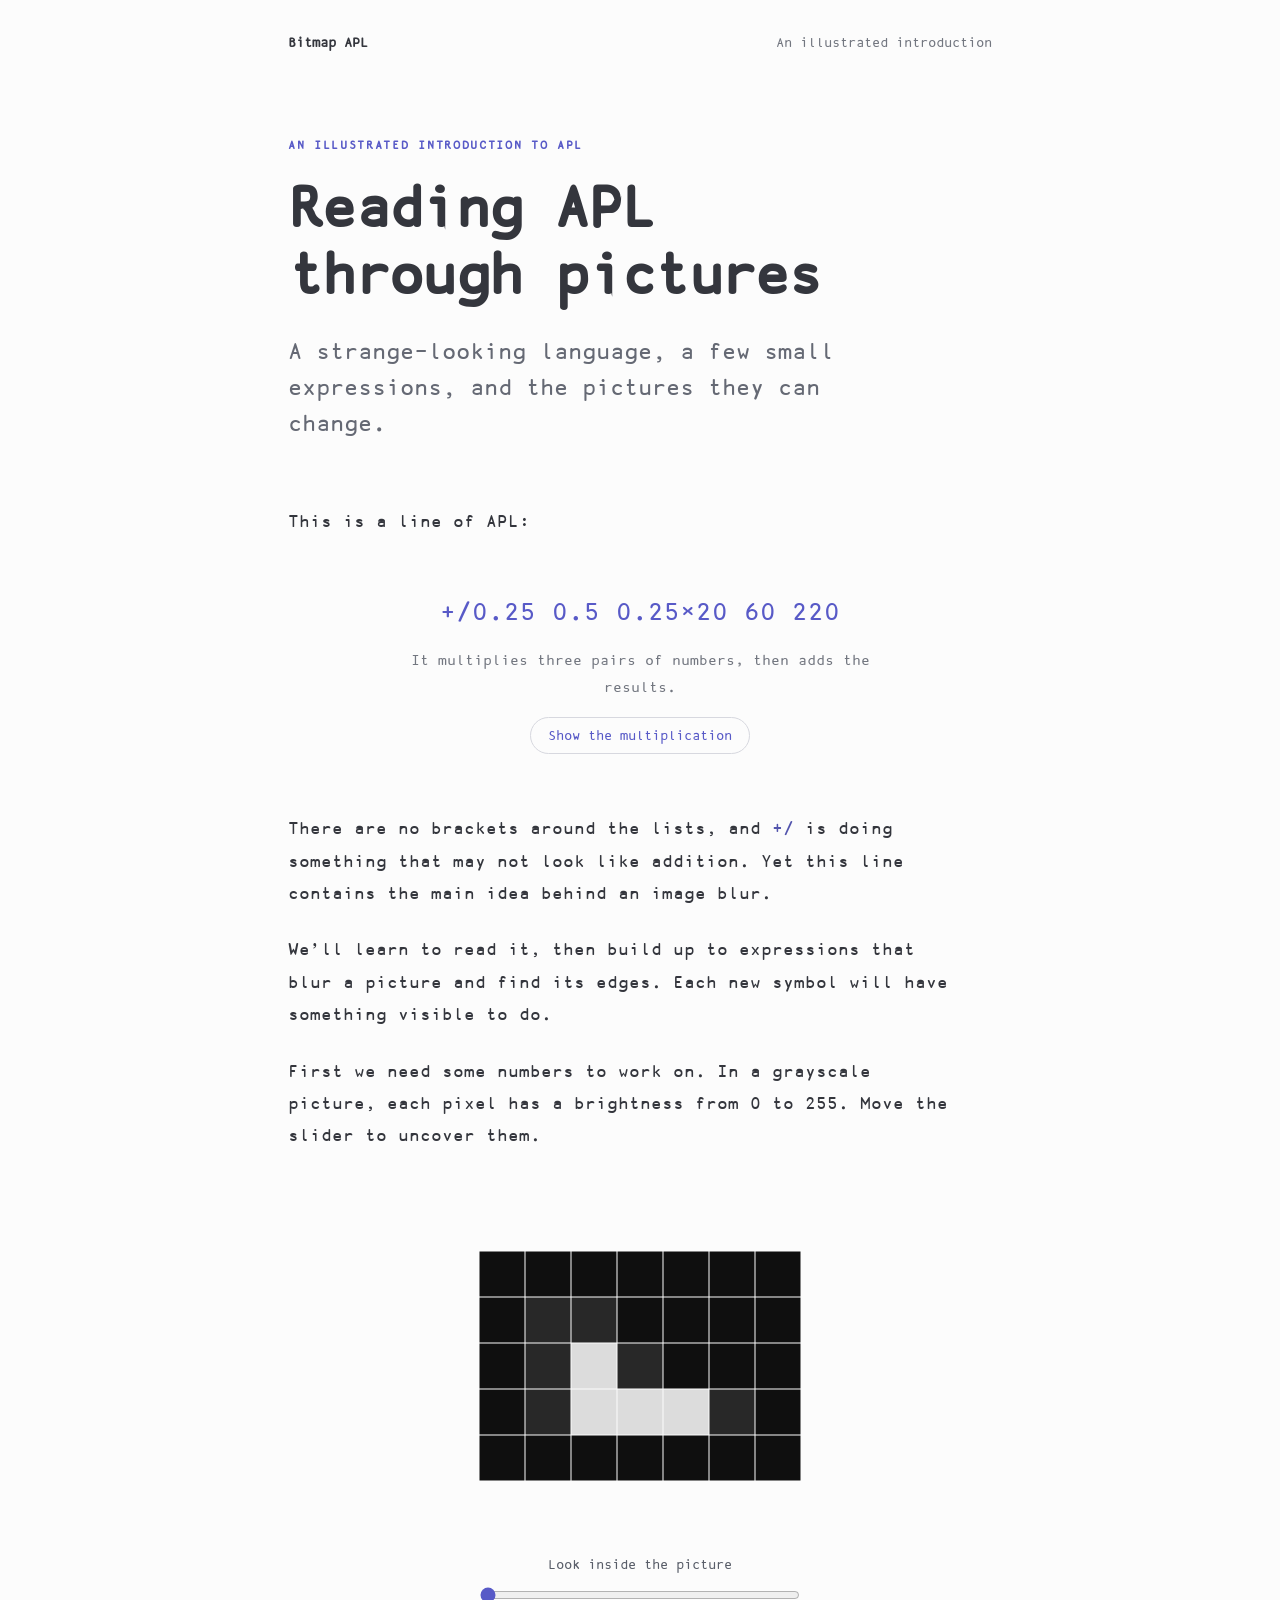
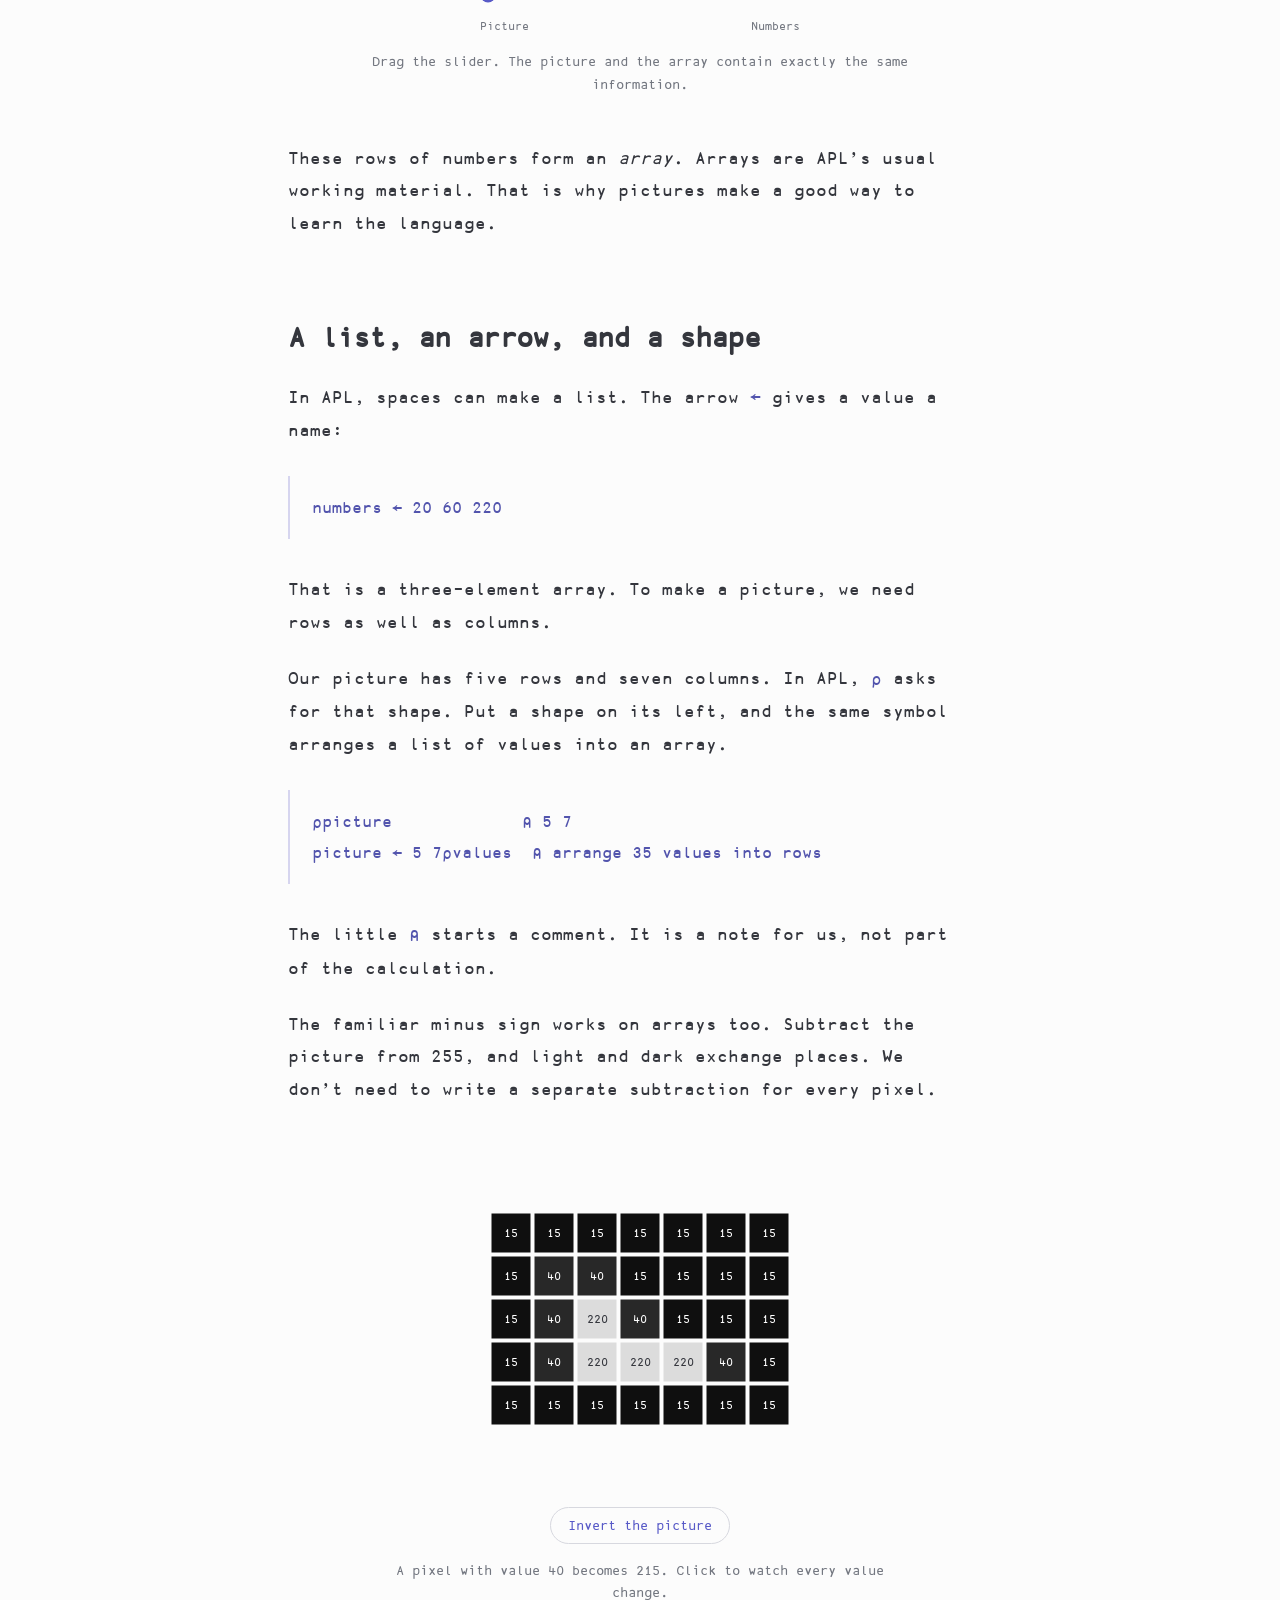
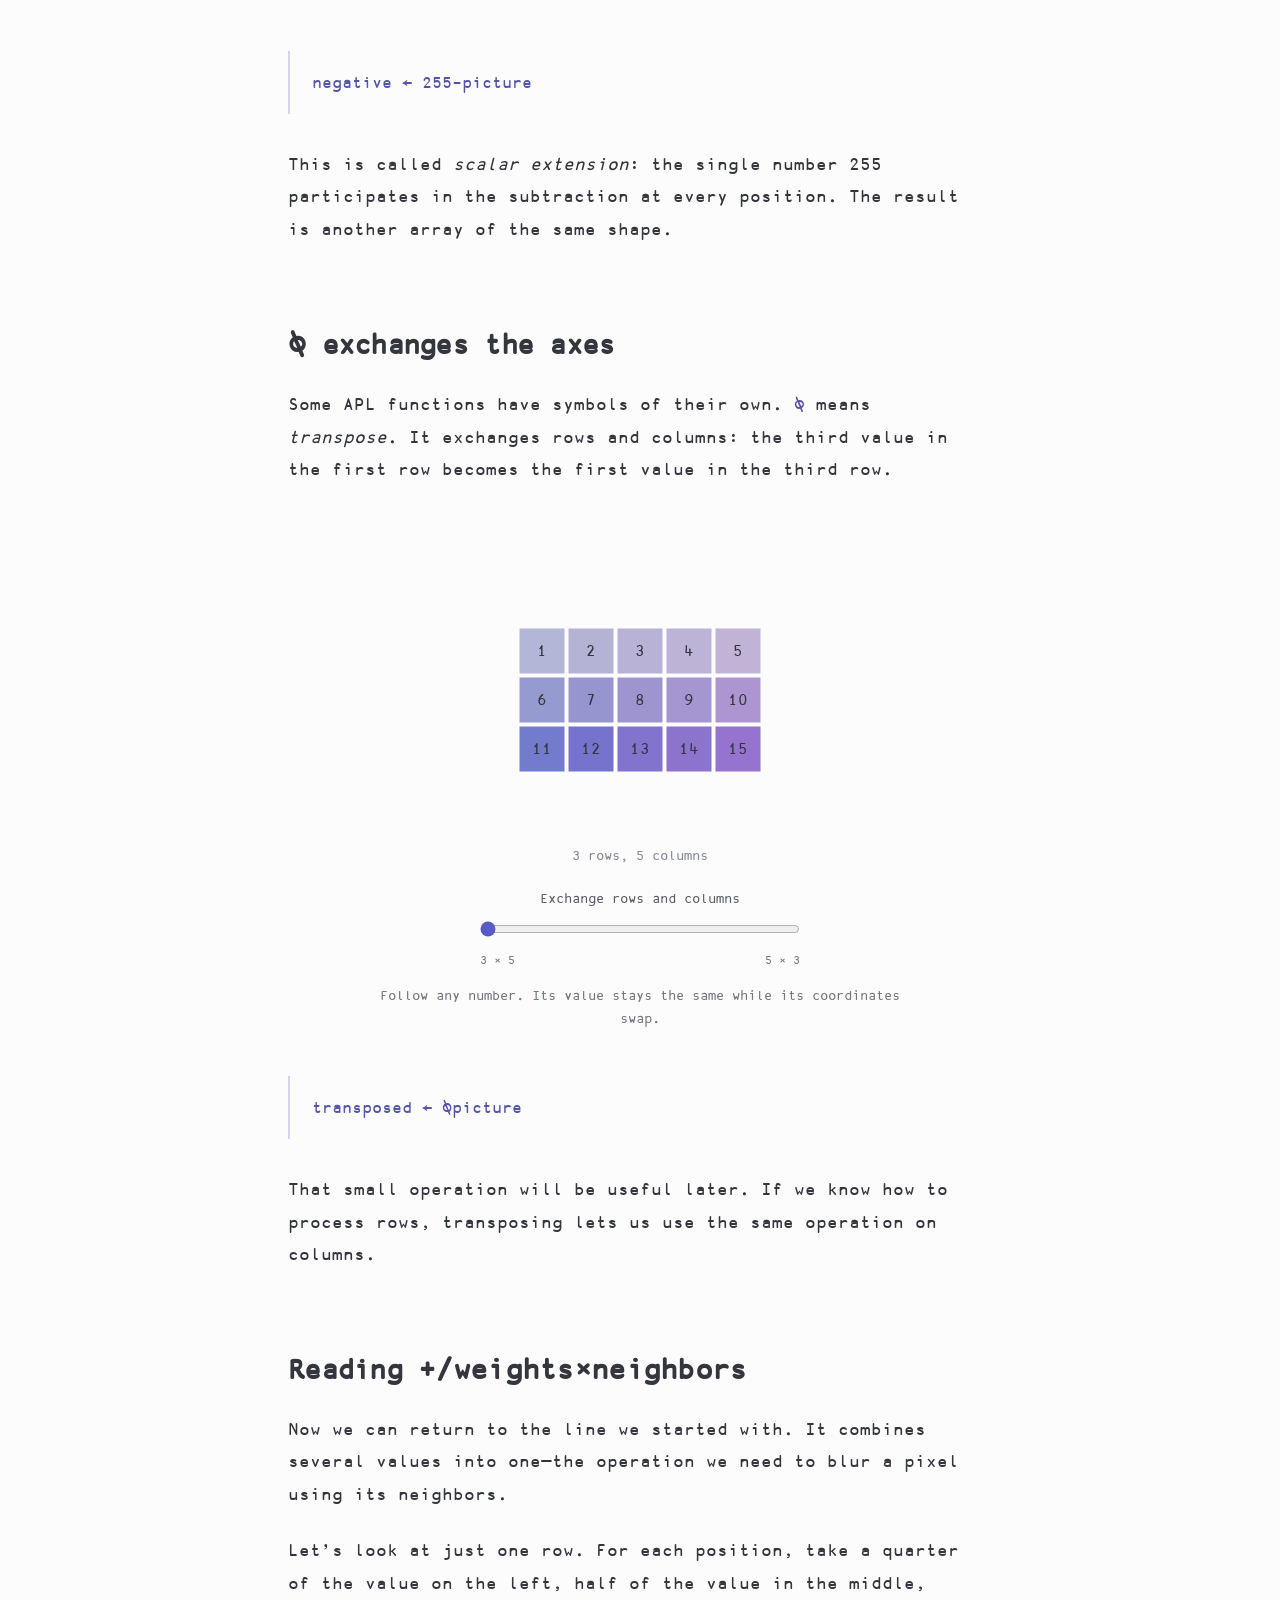
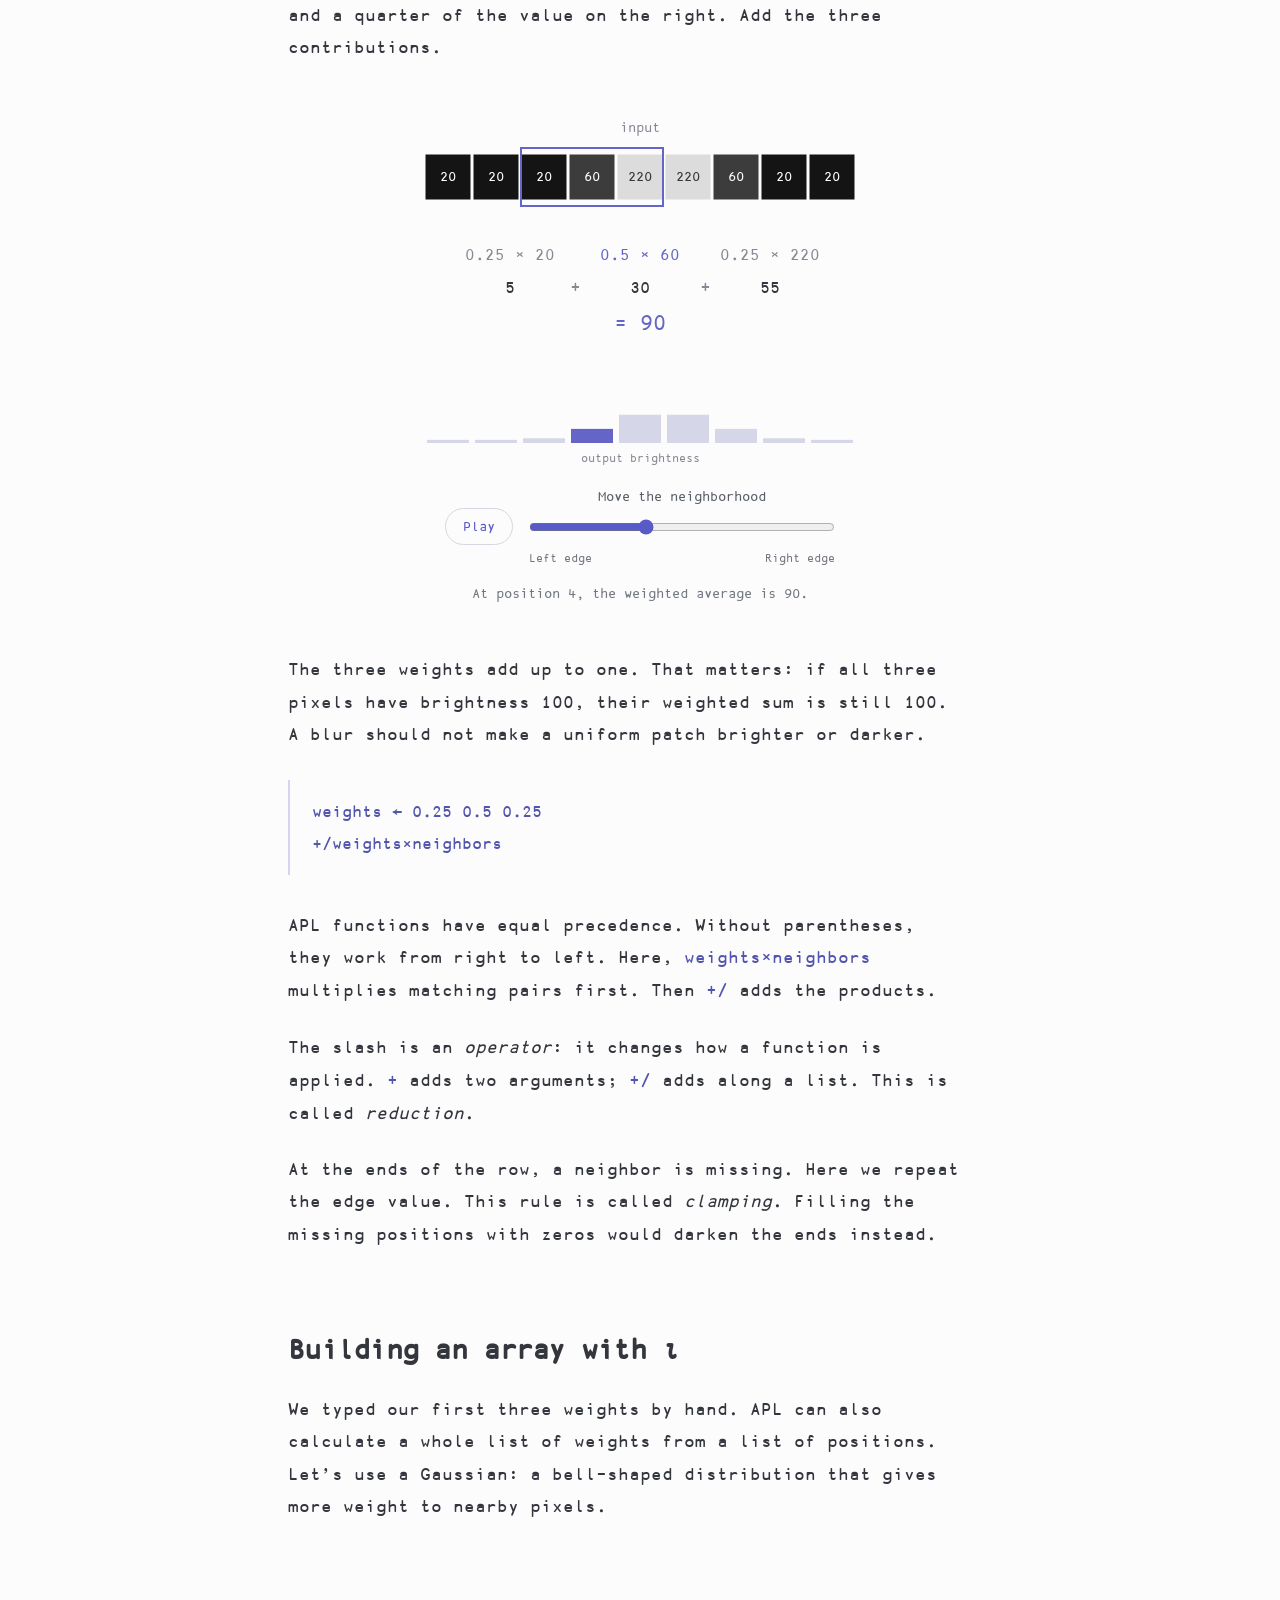
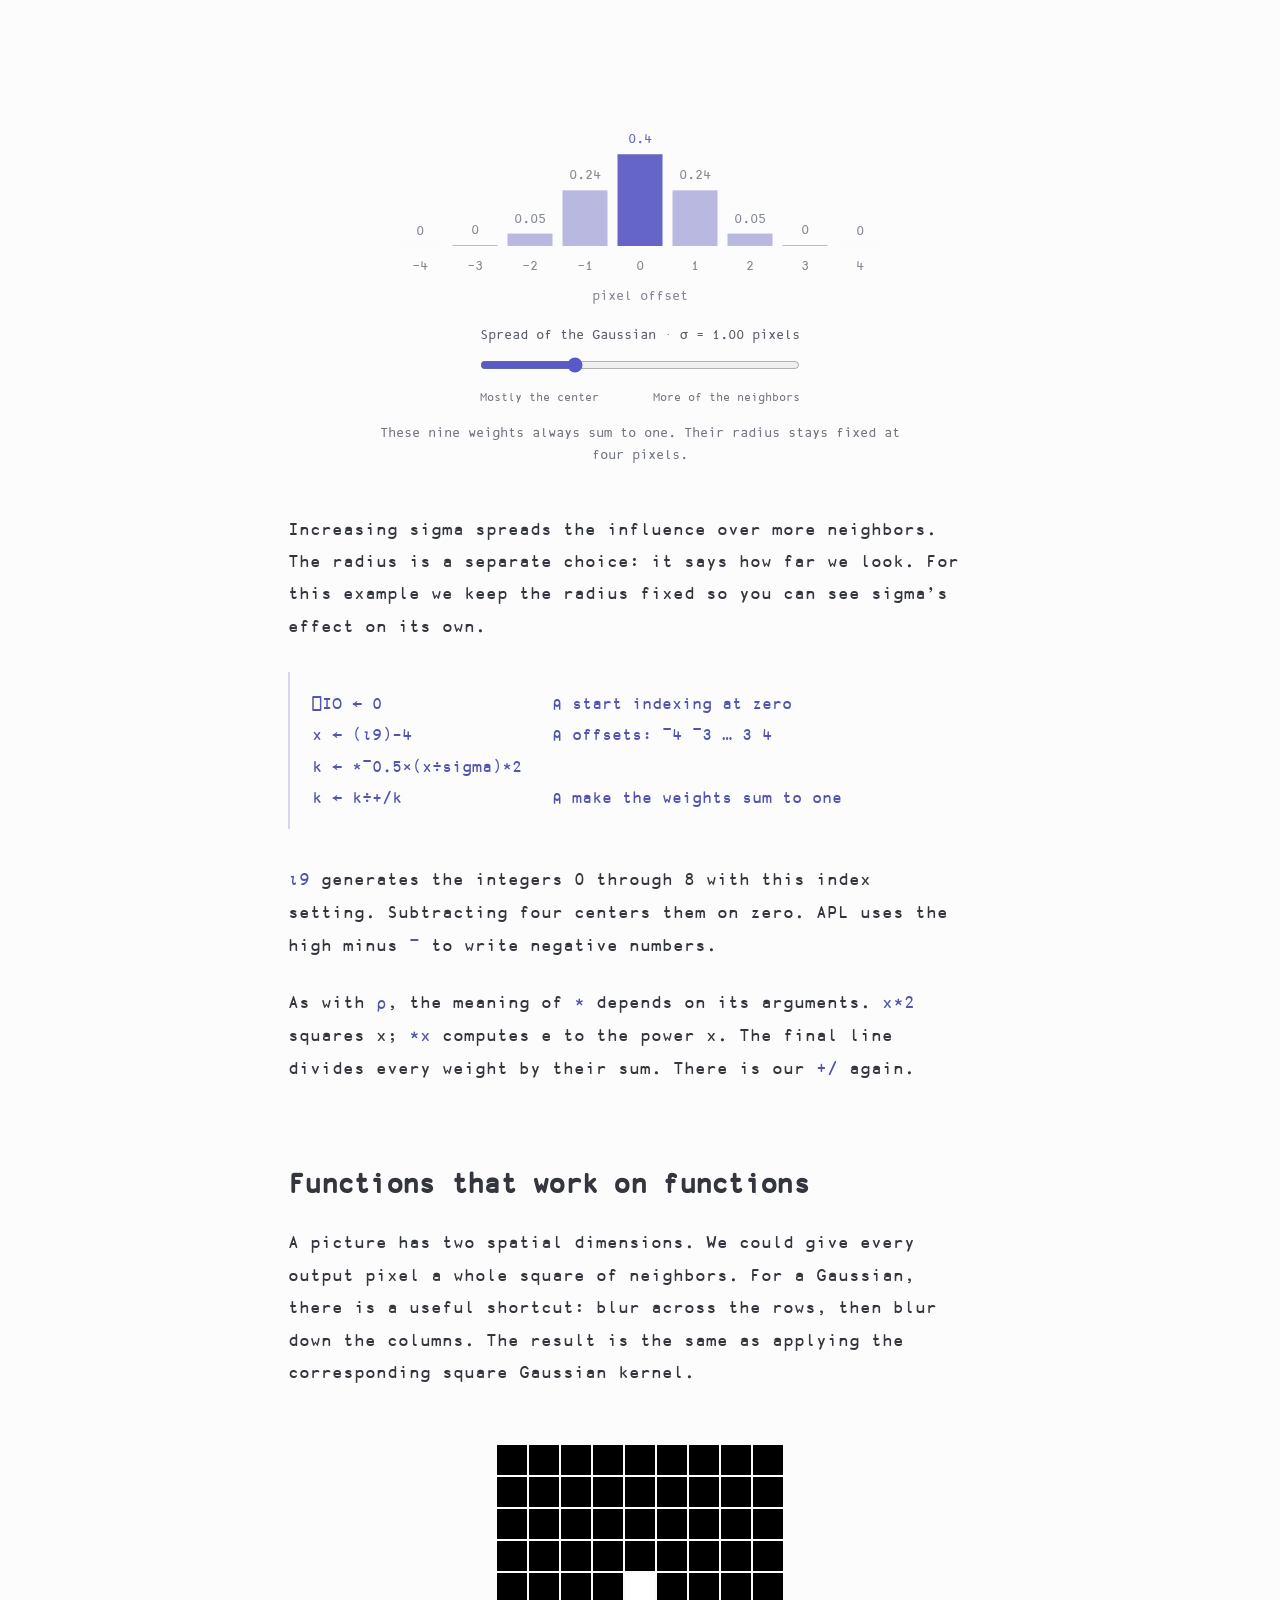
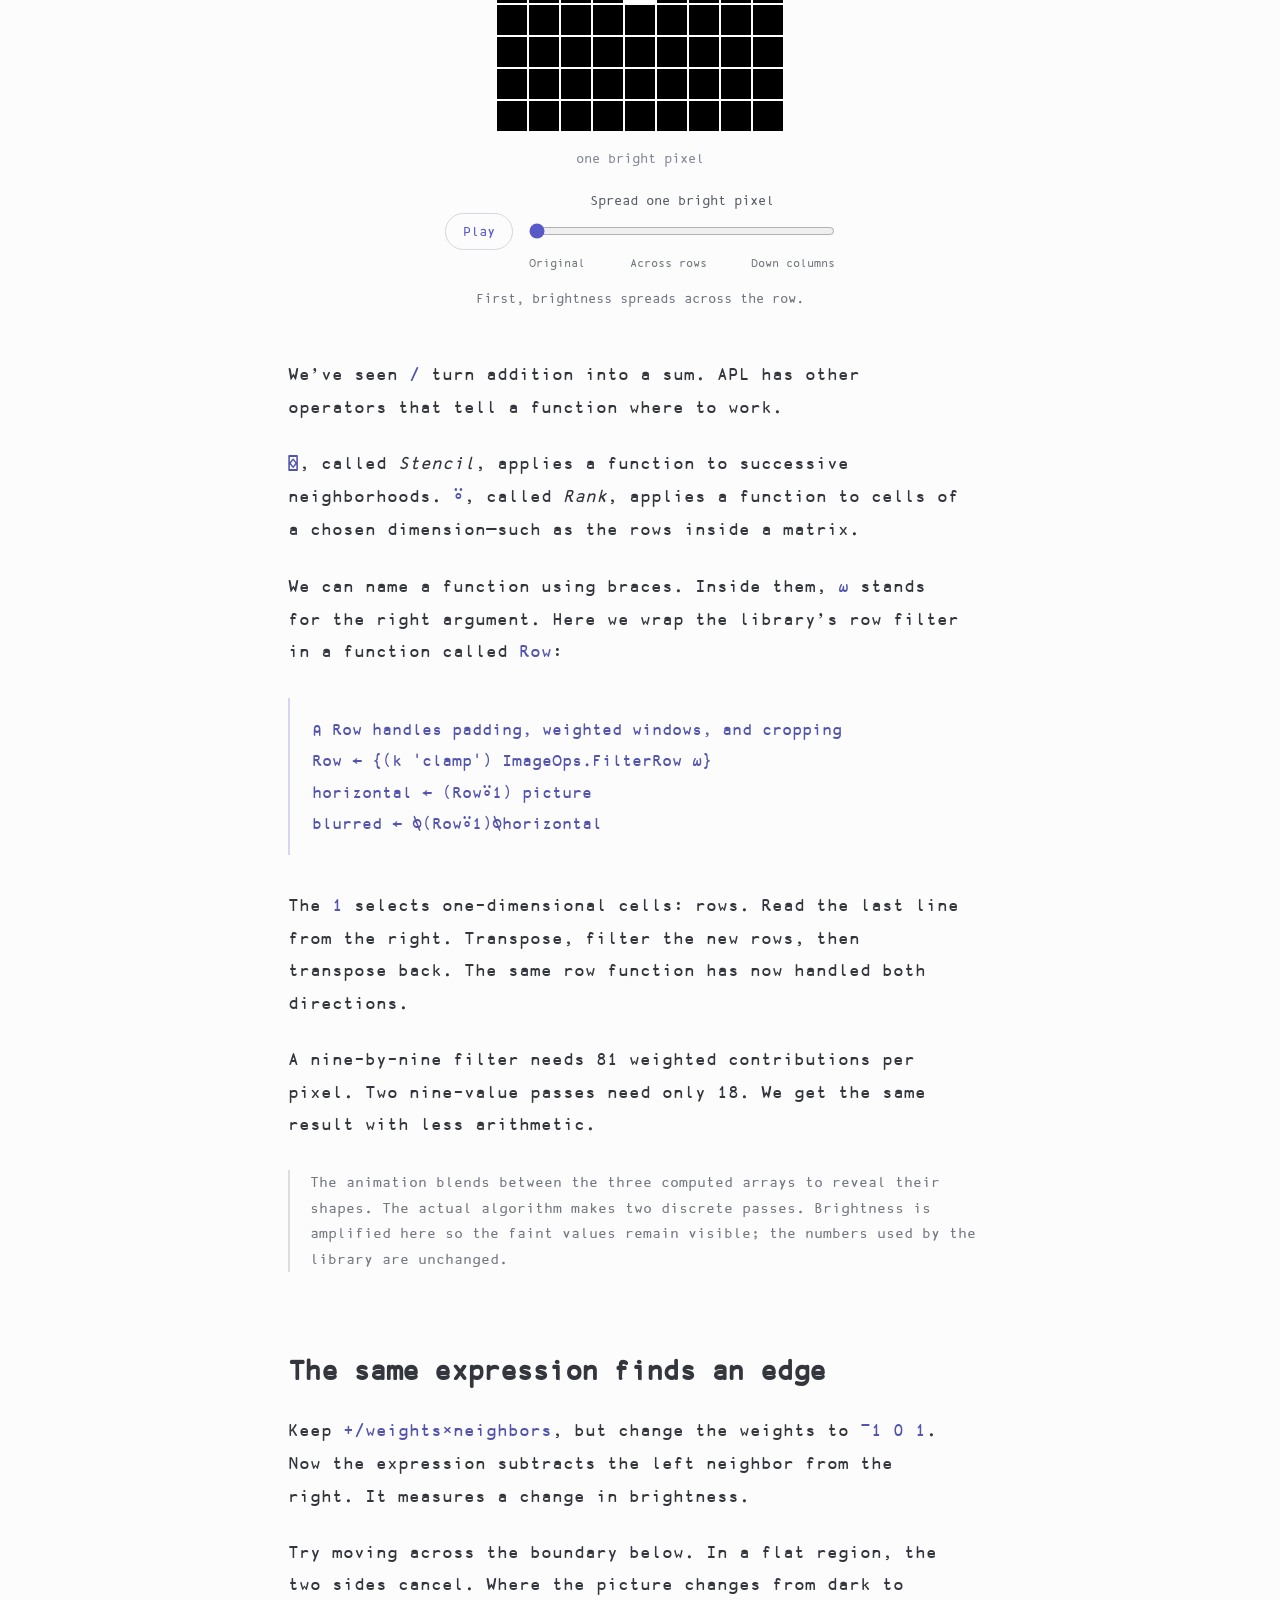
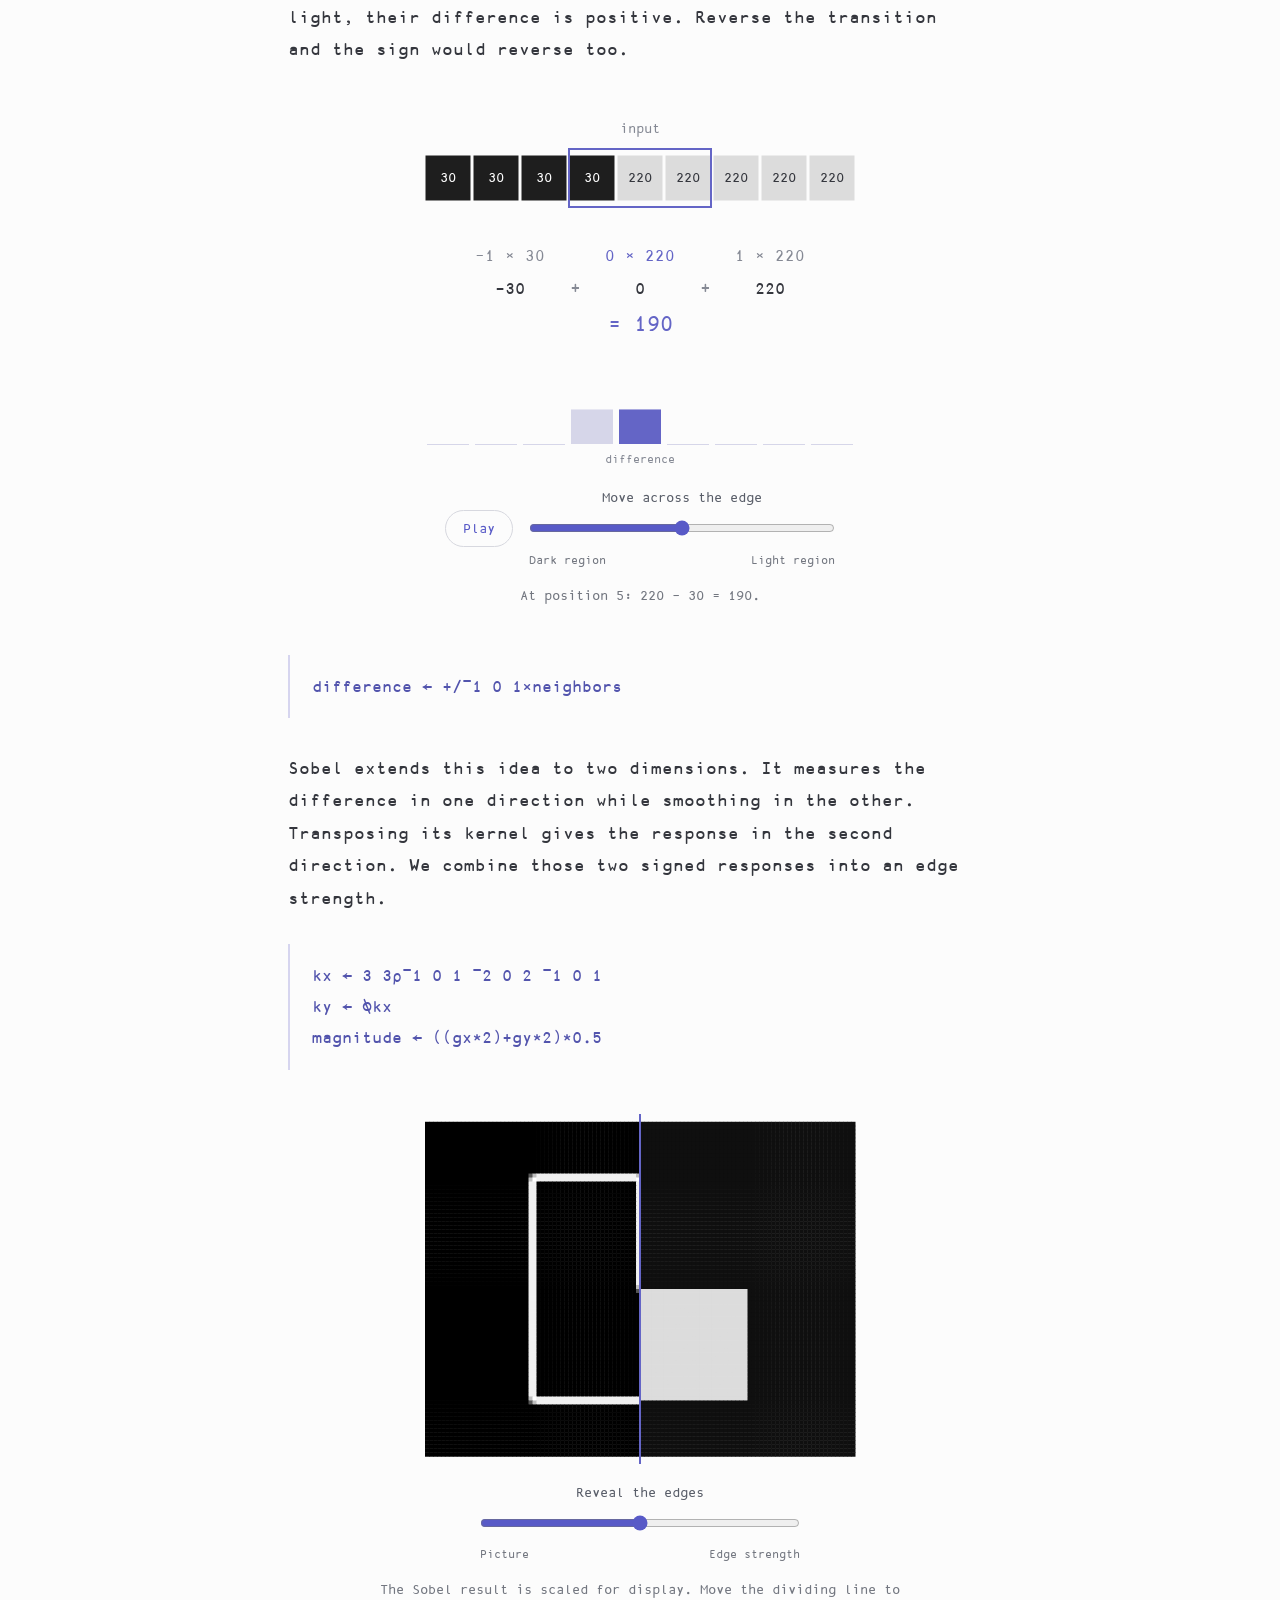
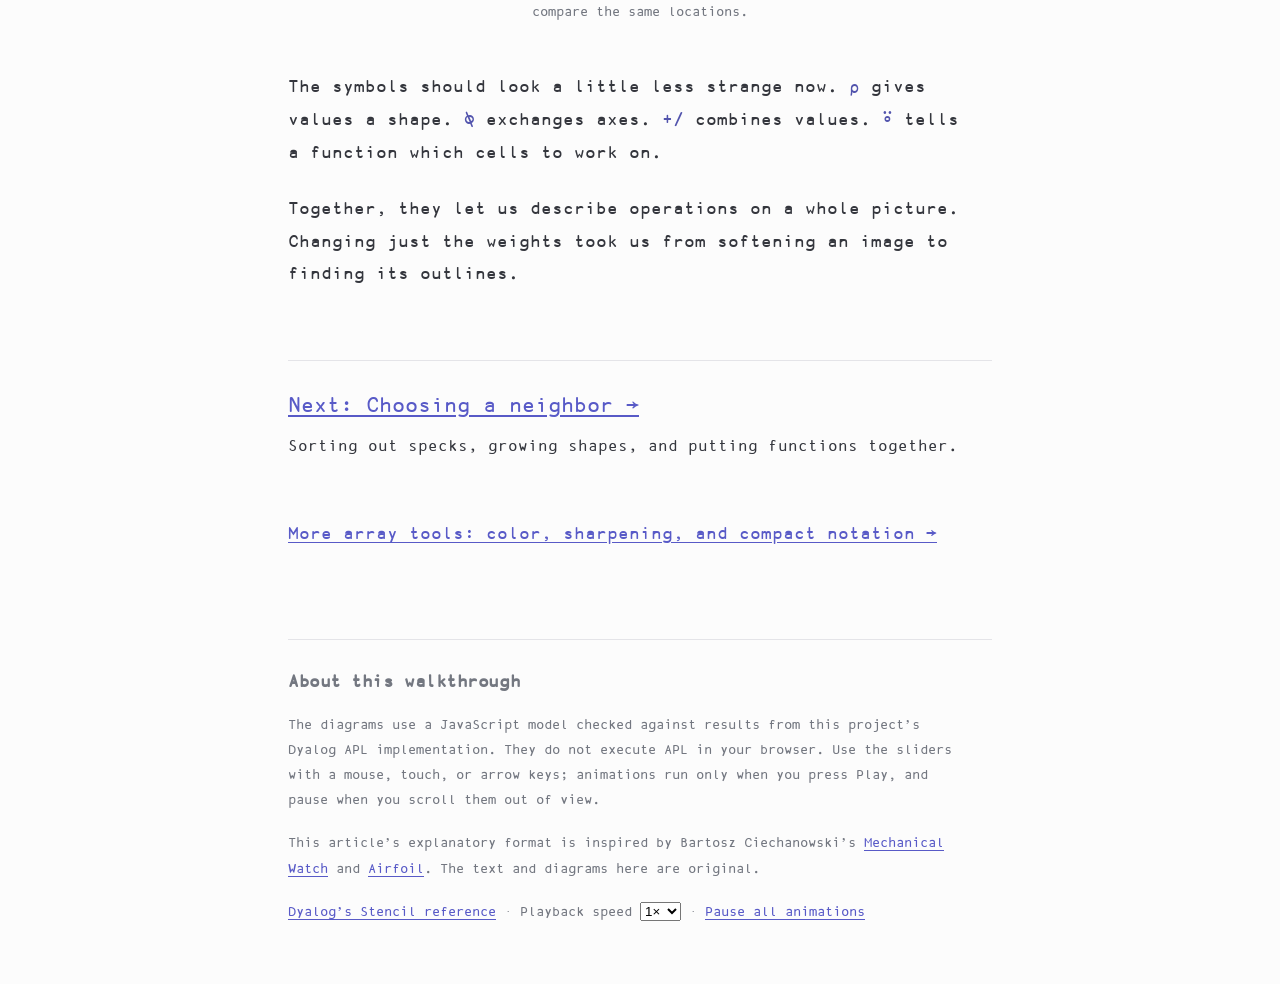
<file: web/index.html>
<!doctype html>
<html lang="en">
<head>
<meta charset="utf-8"><meta name="viewport" content="width=device-width, initial-scale=1">
<title>Reading APL through pictures — Bitmap APL</title>
<meta name="description" content="Learn to read APL’s unusual symbols through simple animations, from whole-array arithmetic to image blur and edge detection.">
<link rel="icon" href="data:image/svg+xml,%3Csvg xmlns='http://www.w3.org/2000/svg' viewBox='0 0 32 32'%3E%3Crect width='32' height='32' rx='6' fill='%23585ac7'/%3E%3Ctext x='5' y='24' fill='white' font-size='25'%3E⍴%3C/text%3E%3C/svg%3E">
<link rel="stylesheet" href="style.css">
</head>
<body>
<header><a href="./">Bitmap APL</a><span>An illustrated introduction</span></header>
<main><article>
<div class="opening"><p class="kicker">AN ILLUSTRATED INTRODUCTION TO APL</p><h1>Reading APL<br>through pictures</h1><p class="lede">A strange-looking language, a few small expressions, and the pictures they can change.</p></div>
<p>This is a line of APL:</p>
<div class="opening-expression"><code id="reading-expression">+/0.25 0.5 0.25×20 60 220</code><p id="reading-note" aria-live="polite">It multiplies three pairs of numbers, then adds the results.</p><button id="read-step">Show the multiplication</button></div>
<p>There are no brackets around the lists, and <code>+/</code> is doing something that may not look like addition. Yet this line contains the main idea behind an image blur.</p>
<p>We’ll learn to read it, then build up to expressions that blur a picture and find its edges. Each new symbol will have something visible to do.</p>
<p>First we need some numbers to work on. In a grayscale picture, each pixel has a brightness from 0 to 255. Move the slider to uncover them.</p>
<figure><canvas id="pixels" aria-label="A five-row, seven-column grayscale picture gradually separating into labeled numeric cells" role="img"></canvas><div class="control"><label for="reveal">Look inside the picture</label><input id="reveal" type="range" min="0" max="1" step="0.01" value="0"><span class="ends"><span>Picture</span><span>Numbers</span></span></div><figcaption>Drag the slider. The picture and the array contain exactly the same information.</figcaption></figure>
<p>These rows of numbers form an <em>array</em>. Arrays are APL’s usual working material. That is why pictures make a good way to learn the language.</p>

<section aria-labelledby="shape-title"><h2 id="shape-title">A list, an arrow, and a shape</h2>
<p>In APL, spaces can make a list. The arrow <code>←</code> gives a value a name:</p>
<pre><code>numbers ← 20 60 220</code></pre>
<p>That is a three-element array. To make a picture, we need rows as well as columns.</p>
<p>Our picture has five rows and seven columns. In APL, <code>⍴</code> asks for that shape. Put a shape on its left, and the same symbol arranges a list of values into an array.</p>
<pre><code>⍴picture             ⍝ 5 7
picture ← 5 7⍴values  ⍝ arrange 35 values into rows</code></pre>
<p>The little <code>⍝</code> starts a comment. It is a note for us, not part of the calculation.</p>
<p>The familiar minus sign works on arrays too. Subtract the picture from 255, and light and dark exchange places. We don’t need to write a separate subtraction for every pixel.</p>
<figure><canvas id="invert" aria-label="Original grayscale array and its inverted values" role="img"></canvas><div class="button-row"><button id="invert-toggle" aria-pressed="false">Invert the picture</button></div><figcaption id="invert-caption">A pixel with value 40 becomes 215. Click to watch every value change.</figcaption></figure>
<pre><code>negative ← 255-picture</code></pre>
<p>This is called <em>scalar extension</em>: the single number 255 participates in the subtraction at every position. The result is another array of the same shape.</p>
</section>

<section aria-labelledby="axes-title"><h2 id="axes-title"><code>⍉</code> exchanges the axes</h2>
<p>Some APL functions have symbols of their own. <code>⍉</code> means <em>transpose</em>. It exchanges rows and columns: the third value in the first row becomes the first value in the third row.</p>
<figure><canvas id="transpose" aria-label="Fifteen numbered cells move from a three-by-five array to a five-by-three array" role="img"></canvas><div class="control"><label for="turn">Exchange rows and columns</label><input id="turn" type="range" min="0" max="1" step="0.01" value="0"><span class="ends"><span>3 × 5</span><span>5 × 3</span></span></div><figcaption>Follow any number. Its value stays the same while its coordinates swap.</figcaption></figure>
<pre><code>transposed ← ⍉picture</code></pre>
<p>That small operation will be useful later. If we know how to process rows, transposing lets us use the same operation on columns.</p>
</section>

<section aria-labelledby="neighbors-title"><h2 id="neighbors-title">Reading <code>+/weights×neighbors</code></h2>
<p>Now we can return to the line we started with. It combines several values into one—the operation we need to blur a pixel using its neighbors.</p>
<p>Let’s look at just one row. For each position, take a quarter of the value on the left, half of the value in the middle, and a quarter of the value on the right. Add the three contributions.</p>
<figure><canvas id="window" aria-label="A three-value window slides over a row and shows each weighted contribution and its sum" role="img"></canvas><div class="control with-play"><button class="play" data-play="position" aria-label="Play moving neighborhood">Play</button><div><label for="position">Move the neighborhood</label><input id="position" type="range" min="0" max="8" step="0.01" value="3"><span class="ends"><span>Left edge</span><span>Right edge</span></span></div></div><figcaption id="window-caption" aria-live="polite"></figcaption></figure>
<p>The three weights add up to one. That matters: if all three pixels have brightness 100, their weighted sum is still 100. A blur should not make a uniform patch brighter or darker.</p>
<pre><code>weights ← 0.25 0.5 0.25
+/weights×neighbors</code></pre>
<p>APL functions have equal precedence. Without parentheses, they work from right to left. Here, <code>weights×neighbors</code> multiplies matching pairs first. Then <code>+/</code> adds the products.</p>
<p>The slash is an <em>operator</em>: it changes how a function is applied. <code>+</code> adds two arguments; <code>+/</code> adds along a list. This is called <em>reduction</em>.</p>
<p>At the ends of the row, a neighbor is missing. Here we repeat the edge value. This rule is called <em>clamping</em>. Filling the missing positions with zeros would darken the ends instead.</p>
</section>

<section aria-labelledby="gaussian-title"><h2 id="gaussian-title">Building an array with <code>⍳</code></h2>
<p>We typed our first three weights by hand. APL can also calculate a whole list of weights from a list of positions. Let’s use a Gaussian: a bell-shaped distribution that gives more weight to nearby pixels.</p>
<figure><canvas id="gaussian" aria-label="Nine Gaussian weights shown as bars above offsets minus four through four" role="img"></canvas><div class="control"><label for="spread">Spread of the Gaussian · σ = <output id="spread-value">1.0</output> pixels</label><input id="spread" type="range" min="0.4" max="2.5" step="0.01" value="1"><span class="ends"><span>Mostly the center</span><span>More of the neighbors</span></span></div><figcaption>These nine weights always sum to one. Their radius stays fixed at four pixels.</figcaption></figure>
<p>Increasing sigma spreads the influence over more neighbors. The radius is a separate choice: it says how far we look. For this example we keep the radius fixed so you can see sigma’s effect on its own.</p>
<pre><code>⎕IO ← 0                 ⍝ start indexing at zero
x ← (⍳9)-4              ⍝ offsets: ¯4 ¯3 … 3 4
k ← *¯0.5×(x÷sigma)*2
k ← k÷+/k               ⍝ make the weights sum to one</code></pre>
<p><code>⍳9</code> generates the integers 0 through 8 with this index setting. Subtracting four centers them on zero. APL uses the high minus <code>¯</code> to write negative numbers.</p>
<p>As with <code>⍴</code>, the meaning of <code>*</code> depends on its arguments. <code>x*2</code> squares x; <code>*x</code> computes e to the power x. The final line divides every weight by their sum. There is our <code>+/</code> again.</p>
</section>

<section aria-labelledby="passes-title"><h2 id="passes-title">Functions that work on functions</h2>
<p>A picture has two spatial dimensions. We could give every output pixel a whole square of neighbors. For a Gaussian, there is a useful shortcut: blur across the rows, then blur down the columns. The result is the same as applying the corresponding square Gaussian kernel.</p>
<figure><canvas id="passes" aria-label="A bright impulse first spreads into a horizontal line, then into a two-dimensional Gaussian spot" role="img"></canvas><div class="control with-play"><button class="play" data-play="pass" aria-label="Play two-pass Gaussian blur">Play</button><div><label for="pass">Spread one bright pixel</label><input id="pass" type="range" min="0" max="2" step="0.01" value="0"><span class="ends"><span>Original</span><span>Across rows</span><span>Down columns</span></span></div></div><figcaption id="passes-caption">One bright pixel makes the shape of the filter visible.</figcaption></figure>
<p>We’ve seen <code>/</code> turn addition into a sum. APL has other operators that tell a function where to work.</p>
<p><code>⌺</code>, called <em>Stencil</em>, applies a function to successive neighborhoods. <code>⍤</code>, called <em>Rank</em>, applies a function to cells of a chosen dimension—such as the rows inside a matrix.</p>
<p>We can name a function using braces. Inside them, <code>⍵</code> stands for the right argument. Here we wrap the library’s row filter in a function called <code>Row</code>:</p>
<pre><code>⍝ Row handles padding, weighted windows, and cropping
Row ← {(k 'clamp') ImageOps.FilterRow ⍵}
horizontal ← (Row⍤1) picture
blurred ← ⍉(Row⍤1)⍉horizontal</code></pre>
<p>The <code>1</code> selects one-dimensional cells: rows. Read the last line from the right. Transpose, filter the new rows, then transpose back. The same row function has now handled both directions.</p>
<p>A nine-by-nine filter needs 81 weighted contributions per pixel. Two nine-value passes need only 18. We get the same result with less arithmetic.</p>
<aside>The animation blends between the three computed arrays to reveal their shapes. The actual algorithm makes two discrete passes. Brightness is amplified here so the faint values remain visible; the numbers used by the library are unchanged.</aside>
</section>

<section aria-labelledby="edges-title"><h2 id="edges-title">The same expression finds an edge</h2>
<p>Keep <code>+/weights×neighbors</code>, but change the weights to <code>¯1 0 1</code>. Now the expression subtracts the left neighbor from the right. It measures a change in brightness.</p>
<p>Try moving across the boundary below. In a flat region, the two sides cancel. Where the picture changes from dark to light, their difference is positive. Reverse the transition and the sign would reverse too.</p>
<figure><canvas id="edge" aria-label="A difference filter slides across a brightness step and produces a peak at its boundary" role="img"></canvas><div class="control with-play"><button class="play" data-play="edge-position" aria-label="Play edge detector">Play</button><div><label for="edge-position">Move across the edge</label><input id="edge-position" type="range" min="0" max="8" step="0.01" value="4"><span class="ends"><span>Dark region</span><span>Light region</span></span></div></div><figcaption id="edge-caption" aria-live="polite"></figcaption></figure>
<pre><code>difference ← +/¯1 0 1×neighbors</code></pre>
<p>Sobel extends this idea to two dimensions. It measures the difference in one direction while smoothing in the other. Transposing its kernel gives the response in the second direction. We combine those two signed responses into an edge strength.</p>
<pre><code>kx ← 3 3⍴¯1 0 1 ¯2 0 2 ¯1 0 1
ky ← ⍉kx
magnitude ← ((gx*2)+gy*2)*0.5</code></pre>
<figure><canvas id="edge-image" aria-label="A grayscale test shape and its computed Sobel edge magnitude with an adjustable reveal" role="img"></canvas><div class="control"><label for="edge-reveal">Reveal the edges</label><input id="edge-reveal" type="range" min="0" max="1" step="0.01" value="0.5"><span class="ends"><span>Picture</span><span>Edge strength</span></span></div><figcaption>The Sobel result is scaled for display. Move the dividing line to compare the same locations.</figcaption></figure>
<p>The symbols should look a little less strange now. <code>⍴</code> gives values a shape. <code>⍉</code> exchanges axes. <code>+/</code> combines values. <code>⍤</code> tells a function which cells to work on.</p>
<p>Together, they let us describe operations on a whole picture. Changing just the weights took us from softening an image to finding its outlines.</p>
</section>
<nav class="next-article" aria-label="Next article"><a href="neighborhoods.html">Next: Choosing a neighbor →</a><p>Sorting out specks, growing shapes, and putting functions together.</p></nav>
<p><a href="array-tools.html">More array tools: color, sharpening, and compact notation →</a></p>
<footer><h2>About this walkthrough</h2><p>The diagrams use a JavaScript model checked against results from this project’s Dyalog APL implementation. They do not execute APL in your browser. Use the sliders with a mouse, touch, or arrow keys; animations run only when you press Play, and pause when you scroll them out of view.</p><p>This article’s explanatory format is inspired by Bartosz Ciechanowski’s <a href="https://ciechanow.ski/mechanical-watch/">Mechanical Watch</a> and <a href="https://ciechanow.ski/airfoil/">Airfoil</a>. The text and diagrams here are original.</p><p><a href="https://docs.dyalog.com/20.0/language-reference-guide/primitive-operators/stencil/">Dyalog’s Stencil reference</a> · <label for="playback-speed">Playback speed</label> <select id="playback-speed" aria-label="Playback speed"><option value="0.5">½×</option><option value="1" selected>1×</option><option value="2">2×</option></select> · <button id="pause-all" class="text-button">Pause all animations</button></p></footer>
</article></main><script type="module" src="app.mjs"></script>
</body></html>
</file>
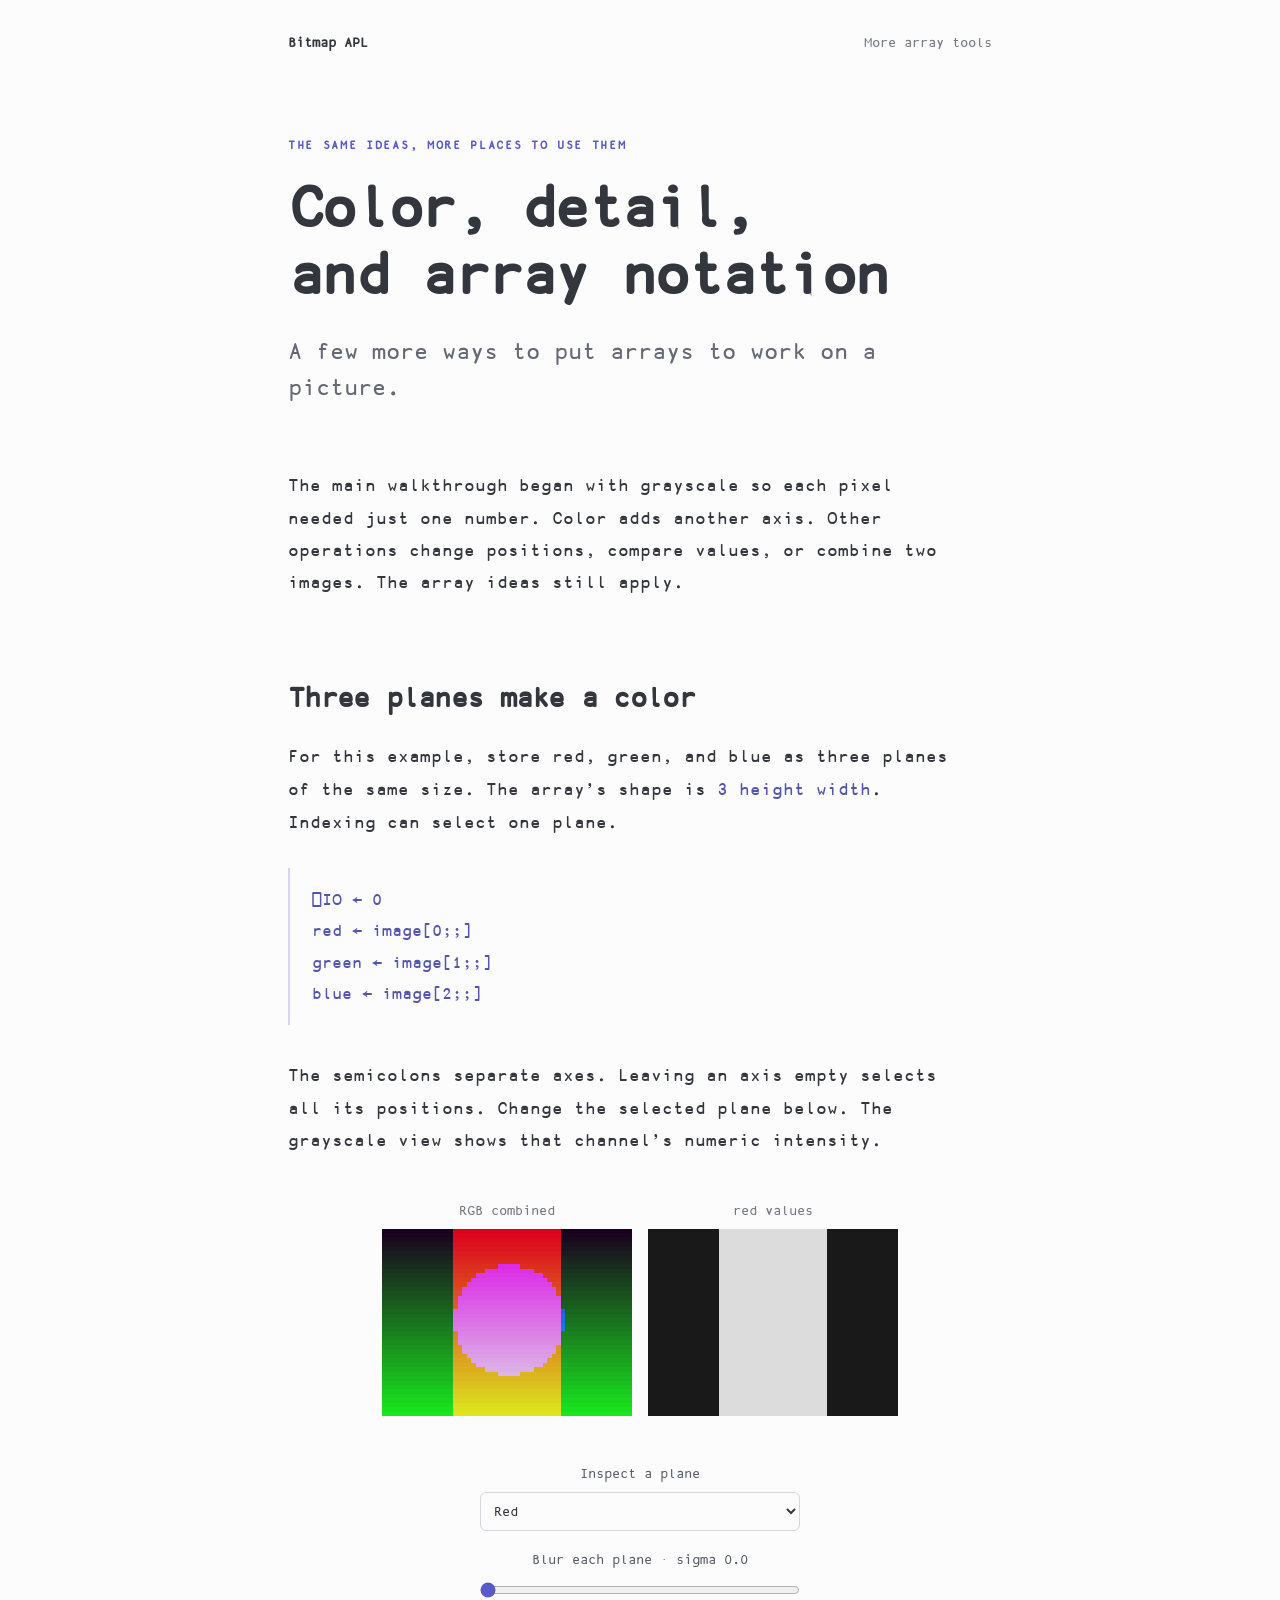
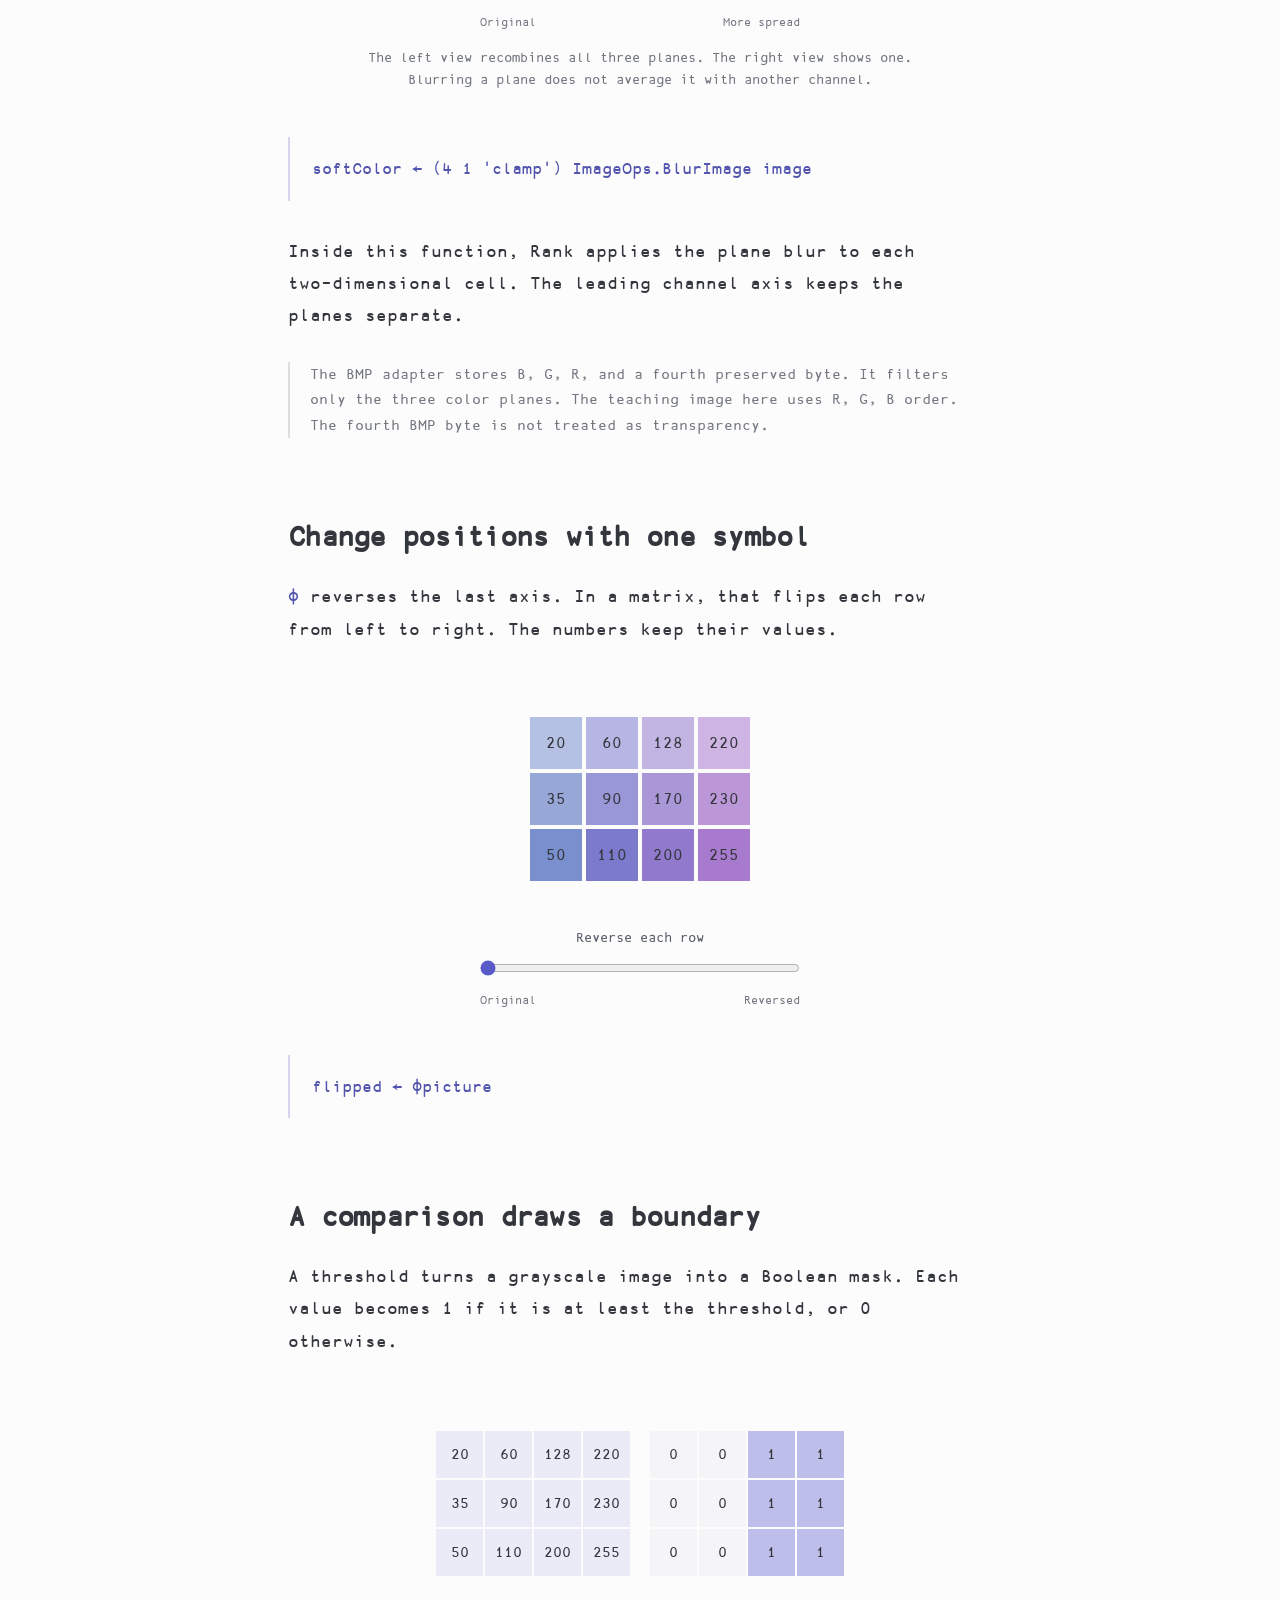
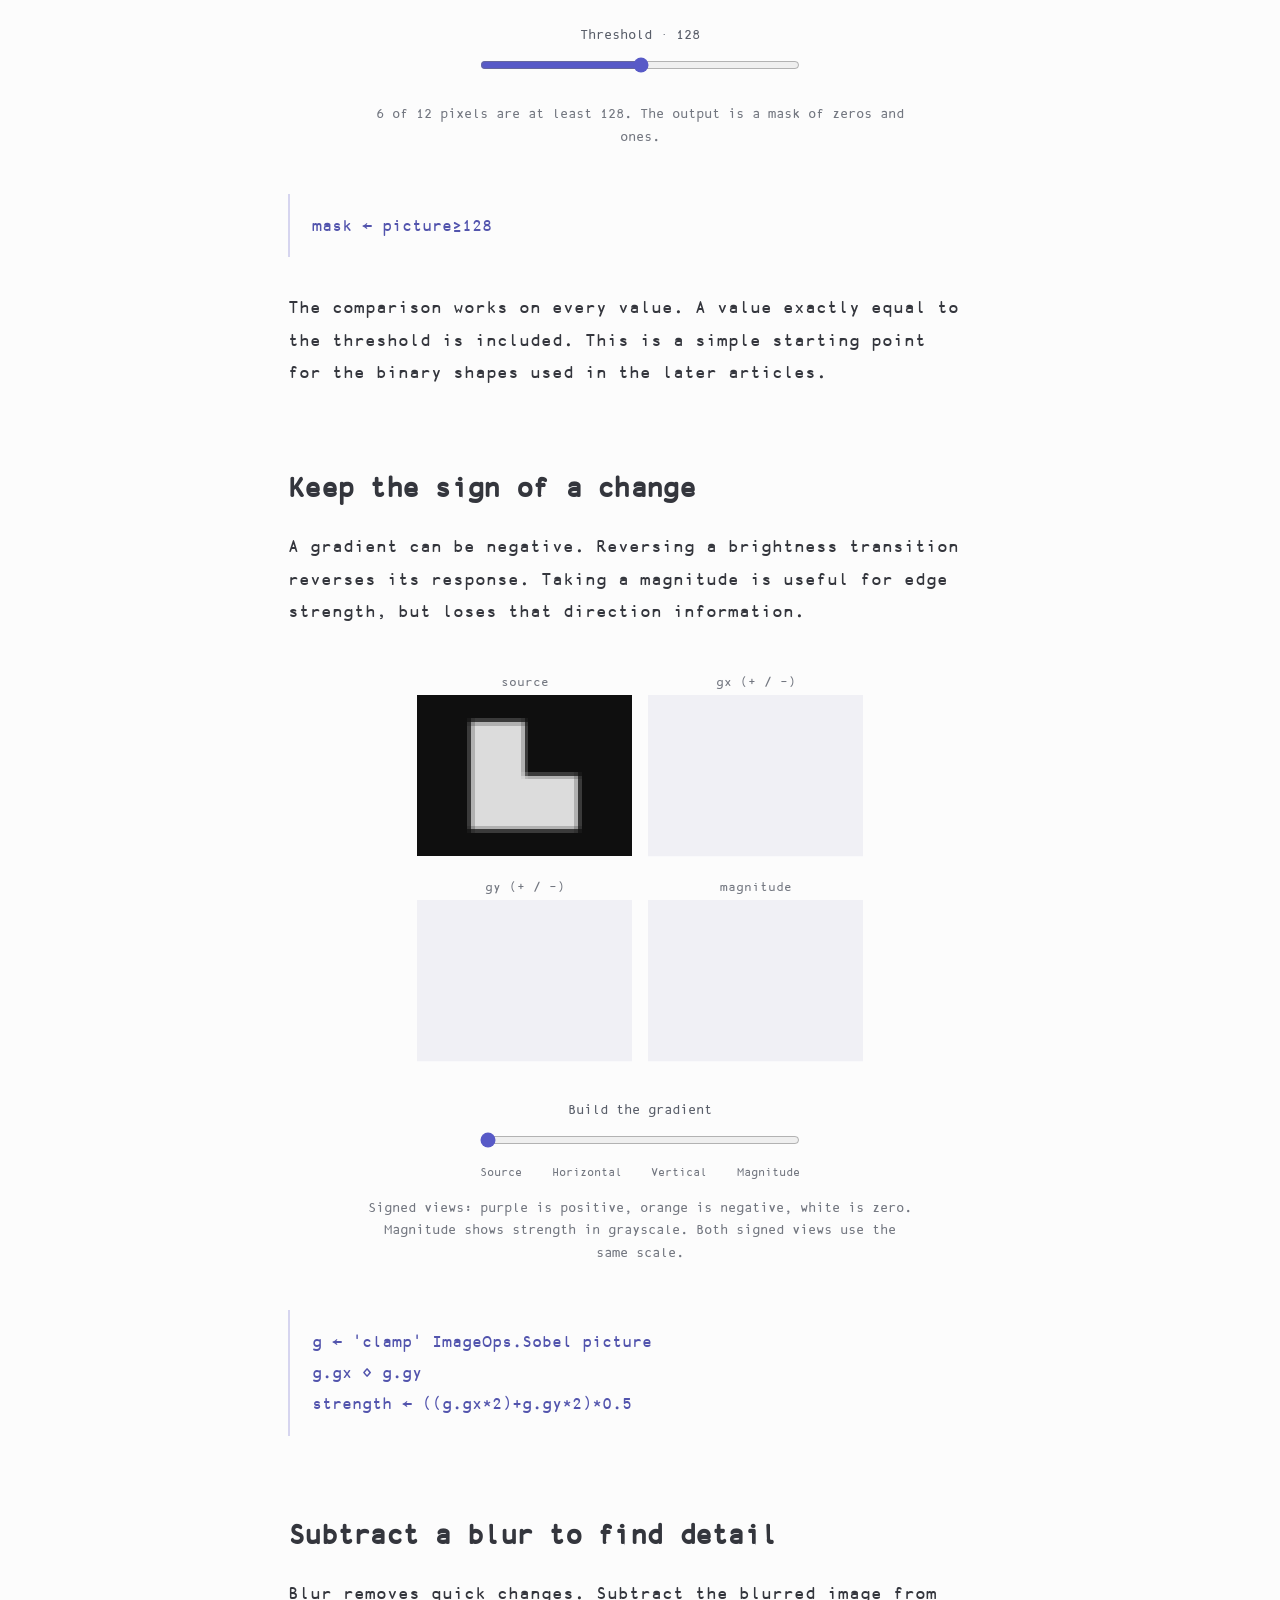
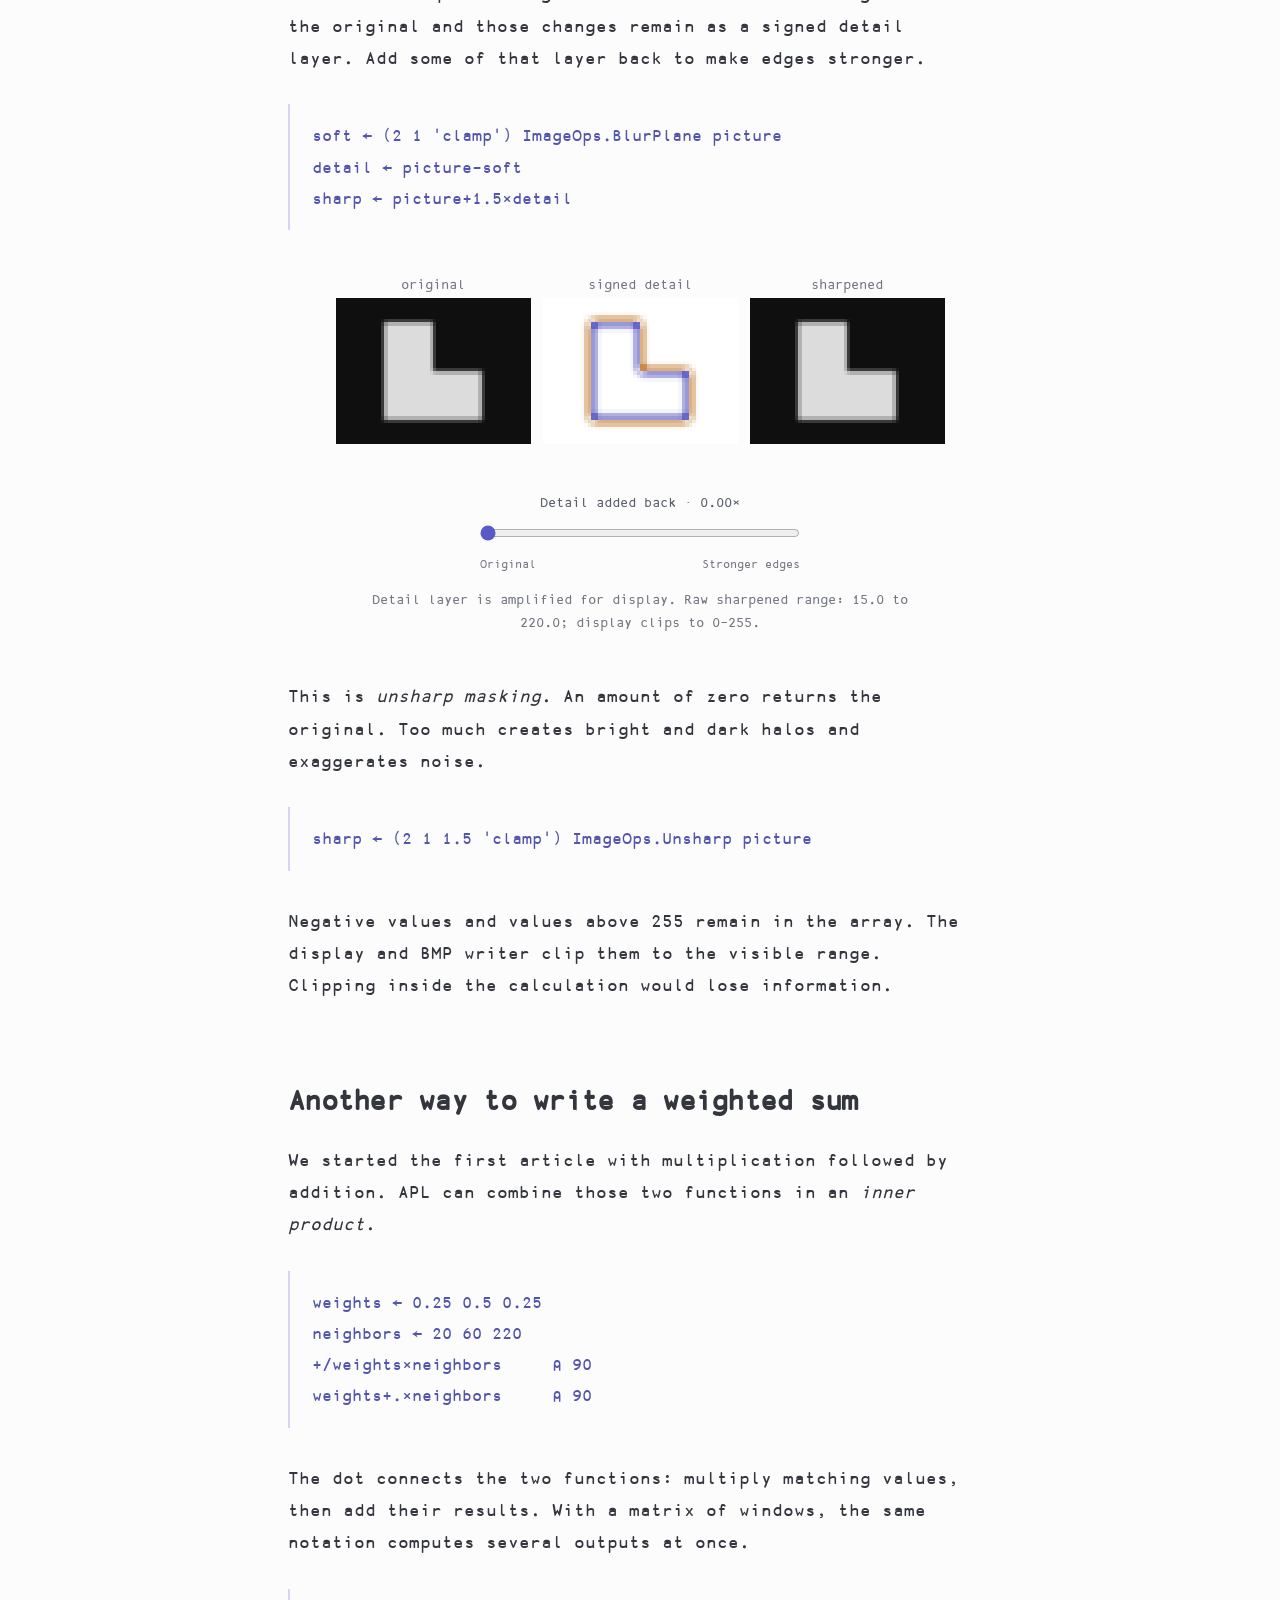
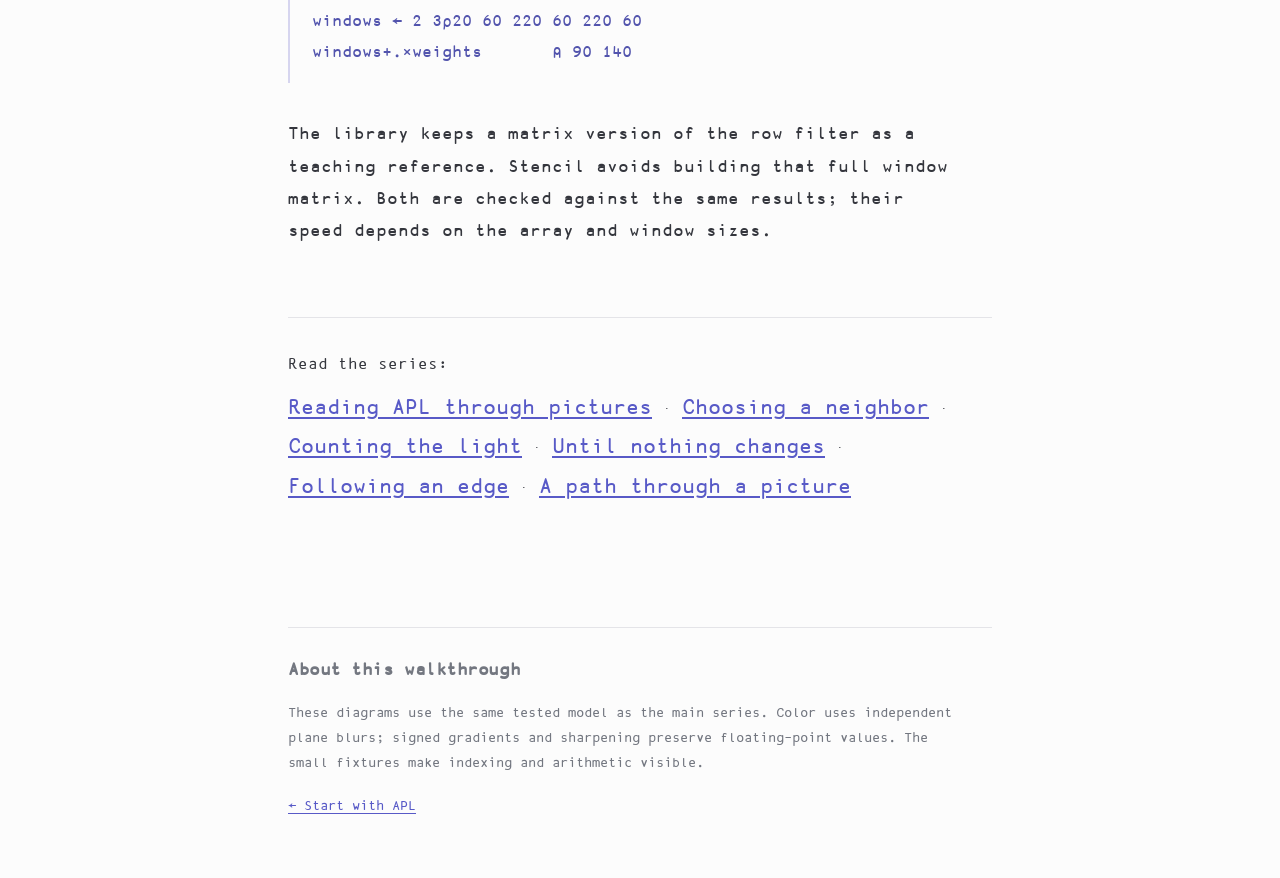
<file: web/array-tools.html>
<!doctype html><html lang="en"><head><meta charset="utf-8"><meta name="viewport" content="width=device-width, initial-scale=1"><title>Color, detail, and array notation — Bitmap APL</title><meta name="description" content="Explore color planes, reversal, thresholds, signed gradients, sharpening, and inner products in APL."><link rel="stylesheet" href="style.css"></head><body>
<header><a href="./">Bitmap APL</a><span>More array tools</span></header><main><article>
<div class="opening"><p class="kicker">THE SAME IDEAS, MORE PLACES TO USE THEM</p><h1>Color, detail,<br>and array notation</h1><p class="lede">A few more ways to put arrays to work on a picture.</p></div>
<p>The main walkthrough began with grayscale so each pixel needed just one number. Color adds another axis. Other operations change positions, compare values, or combine two images. The array ideas still apply.</p>
<section><h2>Three planes make a color</h2>
<p>For this example, store red, green, and blue as three planes of the same size. The array’s shape is <code>3 height width</code>. Indexing can select one plane.</p>
<pre><code>⎕IO ← 0
red ← image[0;;]
green ← image[1;;]
blue ← image[2;;]</code></pre>
<p>The semicolons separate axes. Leaving an axis empty selects all its positions. Change the selected plane below. The grayscale view shows that channel’s numeric intensity.</p>
<figure><canvas id="color-planes" role="img" aria-label="A generated RGB image and a selected red, green, or blue plane, with independently applied blur."></canvas><div class="control"><label for="color-plane">Inspect a plane</label><select id="color-plane"><option value="0">Red</option><option value="1">Green</option><option value="2">Blue</option></select></div><div class="control"><label for="color-sigma">Blur each plane · sigma <output id="color-sigma-value">0</output></label><input id="color-sigma" type="range" min="0" max="3" step="0.1" value="0"><span class="ends"><span>Original</span><span>More spread</span></span></div><figcaption>The left view recombines all three planes. The right view shows one. Blurring a plane does not average it with another channel.</figcaption></figure>
<pre><code>softColor ← (4 1 'clamp') ImageOps.BlurImage image</code></pre>
<p>Inside this function, Rank applies the plane blur to each two-dimensional cell. The leading channel axis keeps the planes separate.</p>
<aside>The BMP adapter stores B, G, R, and a fourth preserved byte. It filters only the three color planes. The teaching image here uses R, G, B order. The fourth BMP byte is not treated as transparency.</aside>
<h2>Change positions with one symbol</h2>
<p><code>⌽</code> reverses the last axis. In a matrix, that flips each row from left to right. The numbers keep their values.</p>
<figure><canvas id="reverse-grid" role="img" aria-label="A three-by-four numeric array reverses its columns while preserving each value."></canvas><div class="control"><label for="reverse-step">Reverse each row</label><input id="reverse-step" type="range" min="0" max="1" step="0.01" value="0"><span class="ends"><span>Original</span><span>Reversed</span></span></div></figure>
<pre><code>flipped ← ⌽picture</code></pre>
<h2>A comparison draws a boundary</h2>
<p>A threshold turns a grayscale image into a Boolean mask. Each value becomes 1 if it is at least the threshold, or 0 otherwise.</p>
<figure><canvas id="threshold-grid" role="img" aria-label="Grayscale values are compared with a threshold and shown as a binary mask."></canvas><div class="control"><label for="threshold-level">Threshold · <output id="threshold-value">128</output></label><input id="threshold-level" type="range" min="0" max="255" step="1" value="128"></div><figcaption id="threshold-caption" aria-live="polite"></figcaption></figure>
<pre><code>mask ← picture≥128</code></pre>
<p>The comparison works on every value. A value exactly equal to the threshold is included. This is a simple starting point for the binary shapes used in the later articles.</p>
<h2>Keep the sign of a change</h2>
<p>A gradient can be negative. Reversing a brightness transition reverses its response. Taking a magnitude is useful for edge strength, but loses that direction information.</p>
<figure><canvas id="signed-gradients" role="img" aria-label="A source image, signed horizontal and vertical Sobel responses, and their combined magnitude are revealed together."></canvas><div class="control"><label for="gradient-stage">Build the gradient</label><input id="gradient-stage" type="range" min="0" max="3" step="1" value="0"><span class="ends"><span>Source</span><span>Horizontal</span><span>Vertical</span><span>Magnitude</span></span></div><figcaption>Signed views: purple is positive, orange is negative, white is zero. Magnitude shows strength in grayscale. Both signed views use the same scale.</figcaption></figure>
<pre><code>g ← 'clamp' ImageOps.Sobel picture
g.gx ⋄ g.gy
strength ← ((g.gx*2)+g.gy*2)*0.5</code></pre>
<h2>Subtract a blur to find detail</h2>
<p>Blur removes quick changes. Subtract the blurred image from the original and those changes remain as a signed detail layer. Add some of that layer back to make edges stronger.</p>
<pre><code>soft ← (2 1 'clamp') ImageOps.BlurPlane picture
detail ← picture-soft
sharp ← picture+1.5×detail</code></pre>
<figure><canvas id="sharpening" role="img" aria-label="An original shape, its signed detail layer, and the sharpened result with adjustable strength."></canvas><div class="control"><label for="sharp-amount">Detail added back · <output id="sharp-value">0</output>×</label><input id="sharp-amount" type="range" min="0" max="3" step="0.05" value="0"><span class="ends"><span>Original</span><span>Stronger edges</span></span></div><figcaption id="sharp-caption" aria-live="polite"></figcaption></figure>
<p>This is <em>unsharp masking</em>. An amount of zero returns the original. Too much creates bright and dark halos and exaggerates noise.</p>
<pre><code>sharp ← (2 1 1.5 'clamp') ImageOps.Unsharp picture</code></pre>
<p>Negative values and values above 255 remain in the array. The display and BMP writer clip them to the visible range. Clipping inside the calculation would lose information.</p>
<h2>Another way to write a weighted sum</h2>
<p>We started the first article with multiplication followed by addition. APL can combine those two functions in an <em>inner product</em>.</p>
<pre><code>weights ← 0.25 0.5 0.25
neighbors ← 20 60 220
+/weights×neighbors     ⍝ 90
weights+.×neighbors     ⍝ 90</code></pre>
<p>The dot connects the two functions: multiply matching values, then add their results. With a matrix of windows, the same notation computes several outputs at once.</p>
<pre><code>windows ← 2 3⍴20 60 220 60 220 60
windows+.×weights       ⍝ 90 140</code></pre>
<p>The library keeps a matrix version of the row filter as a teaching reference. Stencil avoids building that full window matrix. Both are checked against the same results; their speed depends on the array and window sizes.</p></section>
<nav class="next-article" aria-label="Article series"><p>Read the series:</p><p><a href="./">Reading APL through pictures</a> · <a href="neighborhoods.html">Choosing a neighbor</a> · <a href="contrast.html">Counting the light</a> · <a href="regions.html">Until nothing changes</a> · <a href="canny.html">Following an edge</a> · <a href="seams.html">A path through a picture</a></p></nav>
<footer><h2>About this walkthrough</h2><p>These diagrams use the same tested model as the main series. Color uses independent plane blurs; signed gradients and sharpening preserve floating-point values. The small fixtures make indexing and arithmetic visible.</p><p><a href="./">← Start with APL</a></p></footer>
</article></main><script type="module" src="array-tools.mjs"></script></body></html>
</file>
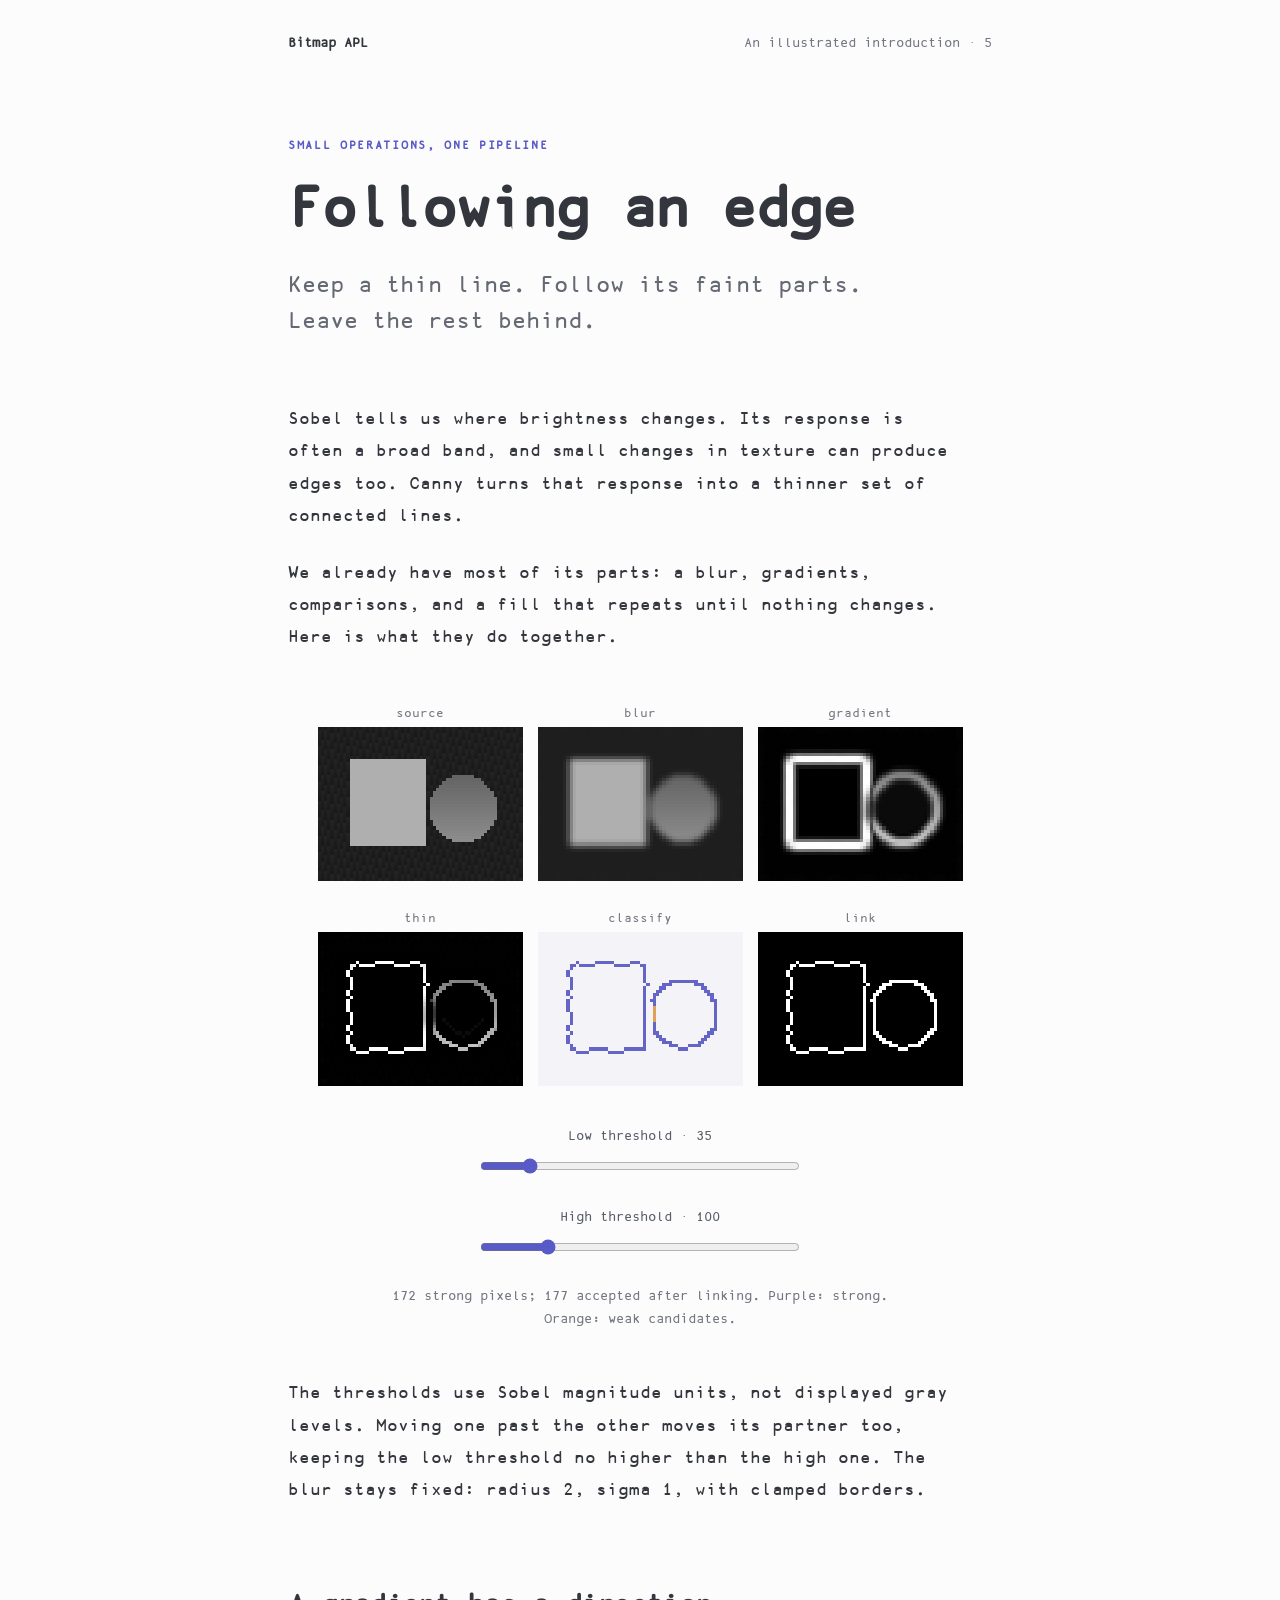
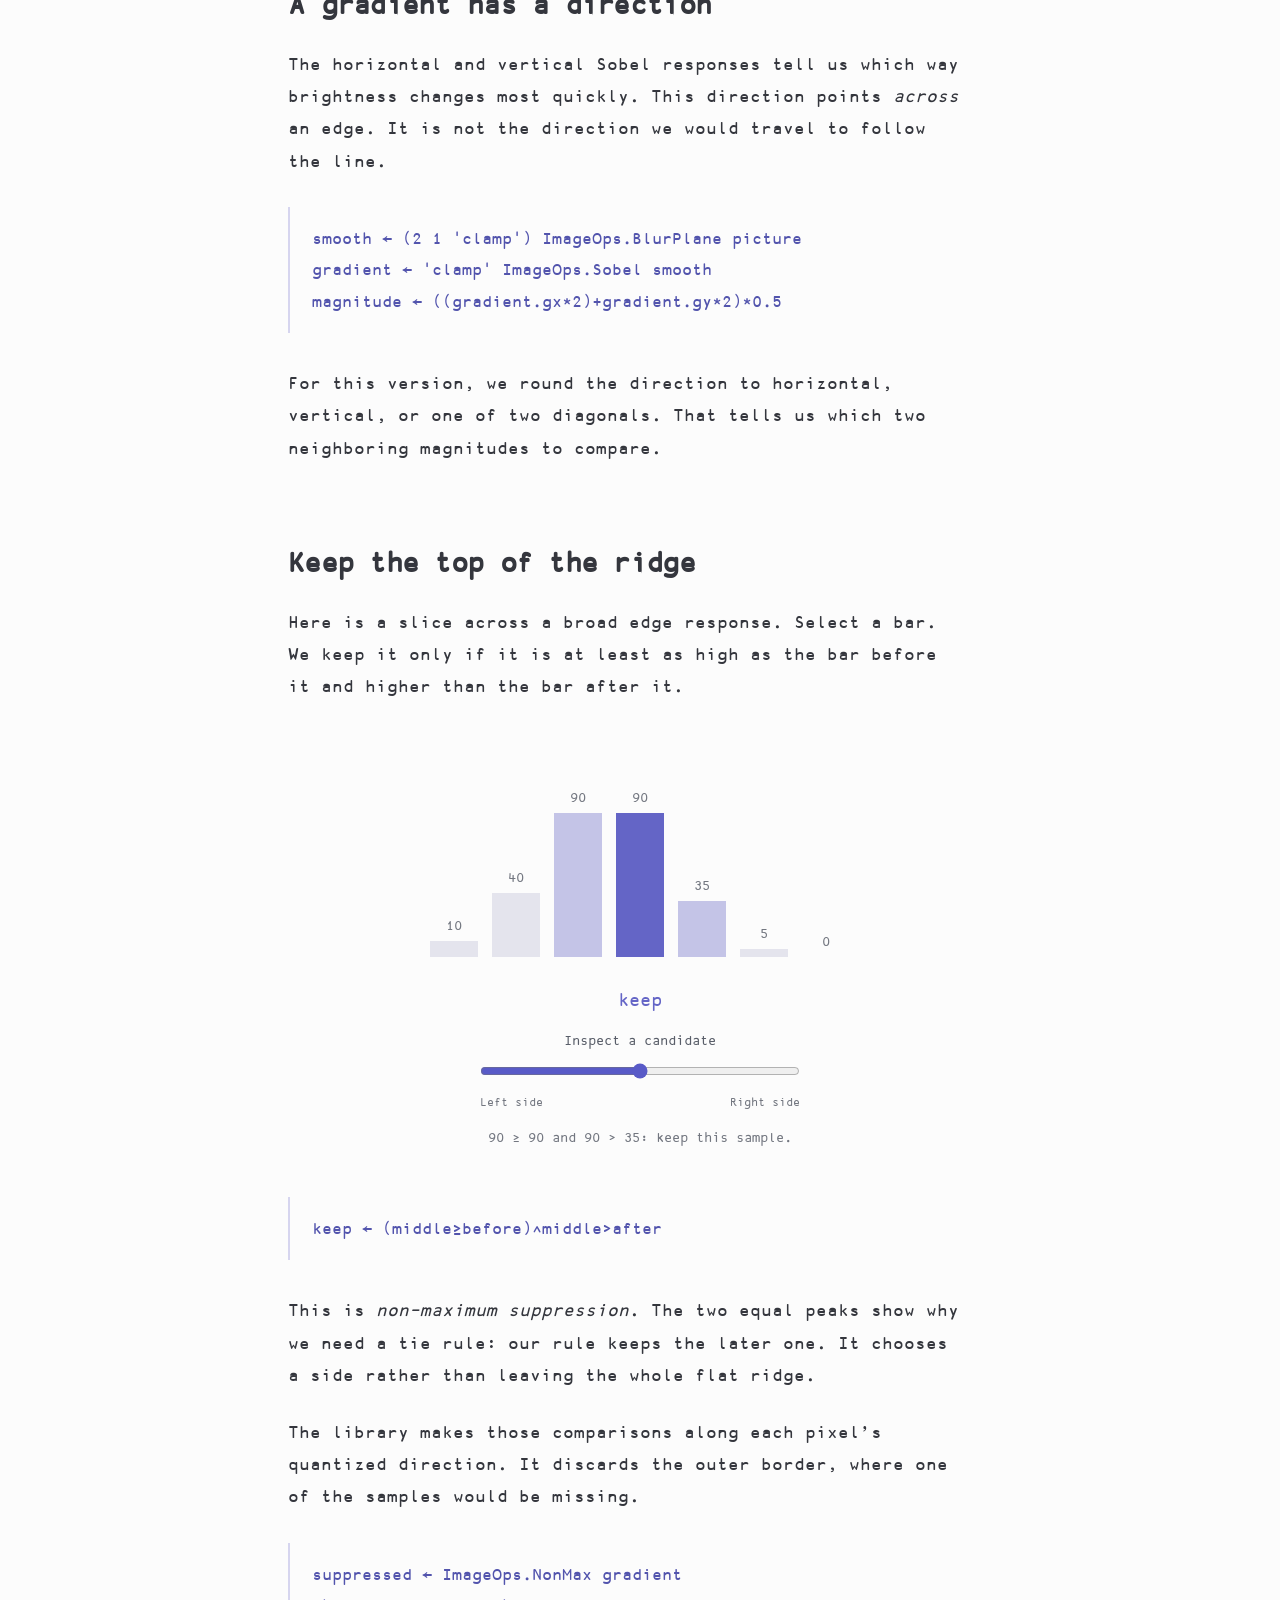
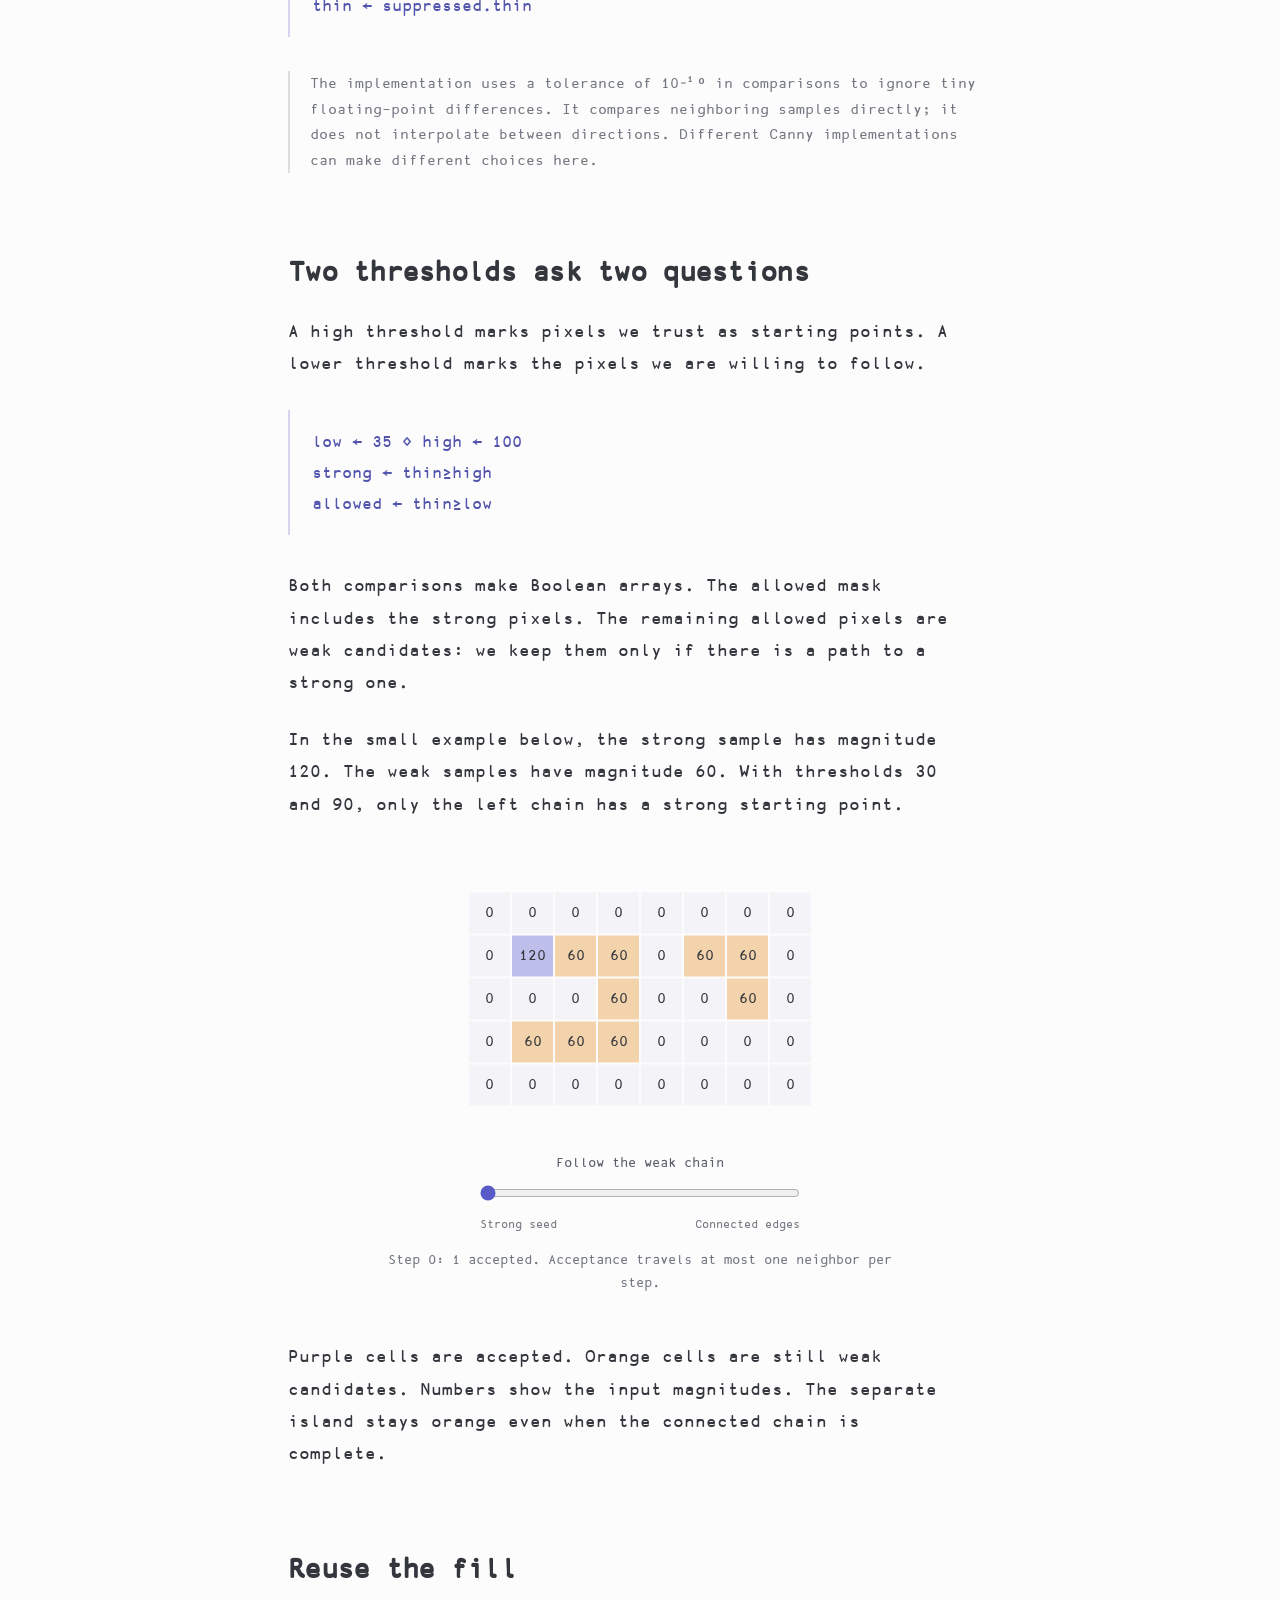
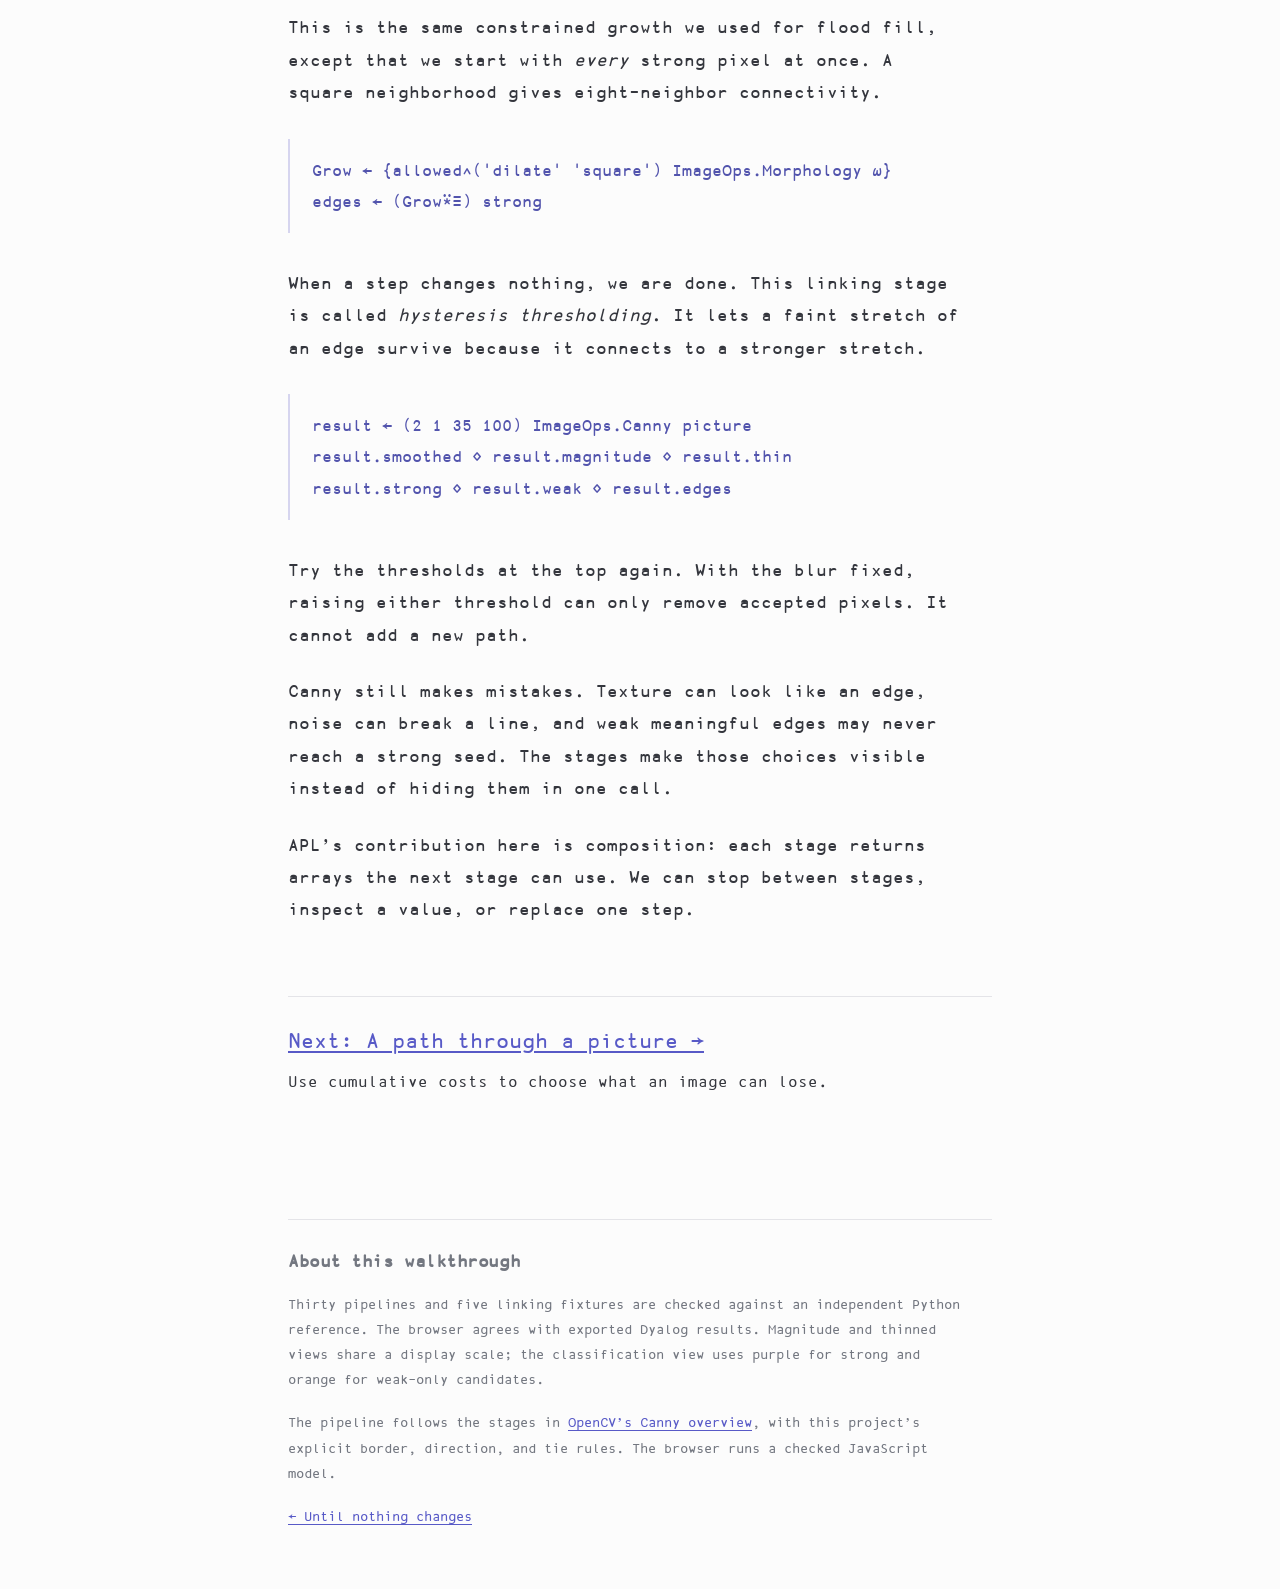
<file: web/canny.html>
<!doctype html><html lang="en"><head><meta charset="utf-8"><meta name="viewport" content="width=device-width, initial-scale=1"><title>Following an edge — Bitmap APL</title><meta name="description" content="Build Canny edge detection from APL smoothing, comparisons, masks, and repeated growth."><link rel="stylesheet" href="style.css"></head><body>
<header><a href="./">Bitmap APL</a><span>An illustrated introduction · 5</span></header><main><article>
<div class="opening"><p class="kicker">SMALL OPERATIONS, ONE PIPELINE</p><h1>Following an edge</h1><p class="lede">Keep a thin line. Follow its faint parts. Leave the rest behind.</p></div>
<p>Sobel tells us where brightness changes. Its response is often a broad band, and small changes in texture can produce edges too. Canny turns that response into a thinner set of connected lines.</p>
<p>We already have most of its parts: a blur, gradients, comparisons, and a fill that repeats until nothing changes. Here is what they do together.</p>
<figure><canvas id="canny-pipeline" role="img" aria-label="Six synchronized stages: source, Gaussian smoothing, Sobel magnitude, thinning, strong and weak classification, and linked binary edges."></canvas><div class="control"><label for="canny-low">Low threshold · <output id="canny-low-value">35</output></label><input id="canny-low" type="range" min="1" max="250" step="1" value="35"></div><div class="control"><label for="canny-high">High threshold · <output id="canny-high-value">100</output></label><input id="canny-high" type="range" min="1" max="500" step="1" value="100"></div><figcaption id="pipeline-caption" aria-live="polite"></figcaption></figure>
<p>The thresholds use Sobel magnitude units, not displayed gray levels. Moving one past the other moves its partner too, keeping the low threshold no higher than the high one. The blur stays fixed: radius 2, sigma 1, with clamped borders.</p>
<section><h2>A gradient has a direction</h2>
<p>The horizontal and vertical Sobel responses tell us which way brightness changes most quickly. This direction points <em>across</em> an edge. It is not the direction we would travel to follow the line.</p>
<pre><code>smooth ← (2 1 'clamp') ImageOps.BlurPlane picture
gradient ← 'clamp' ImageOps.Sobel smooth
magnitude ← ((gradient.gx*2)+gradient.gy*2)*0.5</code></pre>
<p>For this version, we round the direction to horizontal, vertical, or one of two diagonals. That tells us which two neighboring magnitudes to compare.</p>
<h2>Keep the top of the ridge</h2>
<p>Here is a slice across a broad edge response. Select a bar. We keep it only if it is at least as high as the bar before it and higher than the bar after it.</p>
<figure><canvas id="thinning" role="img" aria-label="A selected gradient magnitude is compared with the two neighbors across the edge. An asymmetric tie rule keeps one of two equal peaks."></canvas><div class="control"><label for="thin-position">Inspect a candidate</label><input id="thin-position" type="range" min="1" max="5" step="1" value="3"><span class="ends"><span>Left side</span><span>Right side</span></span></div><figcaption id="thin-caption" aria-live="polite"></figcaption></figure>
<pre><code>keep ← (middle≥before)∧middle&gt;after</code></pre>
<p>This is <em>non-maximum suppression</em>. The two equal peaks show why we need a tie rule: our rule keeps the later one. It chooses a side rather than leaving the whole flat ridge.</p>
<p>The library makes those comparisons along each pixel’s quantized direction. It discards the outer border, where one of the samples would be missing.</p>
<pre><code>suppressed ← ImageOps.NonMax gradient
thin ← suppressed.thin</code></pre>
<aside>The implementation uses a tolerance of 10⁻¹⁰ in comparisons to ignore tiny floating-point differences. It compares neighboring samples directly; it does not interpolate between directions. Different Canny implementations can make different choices here.</aside>
<h2>Two thresholds ask two questions</h2>
<p>A high threshold marks pixels we trust as starting points. A lower threshold marks the pixels we are willing to follow.</p>
<pre><code>low ← 35 ⋄ high ← 100
strong ← thin≥high
allowed ← thin≥low</code></pre>
<p>Both comparisons make Boolean arrays. The allowed mask includes the strong pixels. The remaining allowed pixels are weak candidates: we keep them only if there is a path to a strong one.</p>
<p>In the small example below, the strong sample has magnitude 120. The weak samples have magnitude 60. With thresholds 30 and 90, only the left chain has a strong starting point.</p>
<figure><canvas id="edge-linking" role="img" aria-label="A strong edge of magnitude 120 grows through connected weak edges of magnitude 60. A separate weak island stays unaccepted."></canvas><div class="control"><label for="link-step">Follow the weak chain</label><input id="link-step" type="range" min="0" max="1" step="1" value="0"><span class="ends"><span>Strong seed</span><span>Connected edges</span></span></div><figcaption id="link-caption" aria-live="polite"></figcaption></figure>
<p>Purple cells are accepted. Orange cells are still weak candidates. Numbers show the input magnitudes. The separate island stays orange even when the connected chain is complete.</p>
<h2>Reuse the fill</h2>
<p>This is the same constrained growth we used for flood fill, except that we start with <em>every</em> strong pixel at once. A square neighborhood gives eight-neighbor connectivity.</p>
<pre><code>Grow ← {allowed∧('dilate' 'square') ImageOps.Morphology ⍵}
edges ← (Grow⍣≡) strong</code></pre>
<p>When a step changes nothing, we are done. This linking stage is called <em>hysteresis thresholding</em>. It lets a faint stretch of an edge survive because it connects to a stronger stretch.</p>
<pre><code>result ← (2 1 35 100) ImageOps.Canny picture
result.smoothed ⋄ result.magnitude ⋄ result.thin
result.strong ⋄ result.weak ⋄ result.edges</code></pre>
<p>Try the thresholds at the top again. With the blur fixed, raising either threshold can only remove accepted pixels. It cannot add a new path.</p>
<p>Canny still makes mistakes. Texture can look like an edge, noise can break a line, and weak meaningful edges may never reach a strong seed. The stages make those choices visible instead of hiding them in one call.</p>
<p>APL’s contribution here is composition: each stage returns arrays the next stage can use. We can stop between stages, inspect a value, or replace one step.</p></section>
<nav class="next-article" aria-label="Next article"><a href="seams.html">Next: A path through a picture →</a><p>Use cumulative costs to choose what an image can lose.</p></nav>
<footer><h2>About this walkthrough</h2><p>Thirty pipelines and five linking fixtures are checked against an independent Python reference. The browser agrees with exported Dyalog results. Magnitude and thinned views share a display scale; the classification view uses purple for strong and orange for weak-only candidates.</p><p>The pipeline follows the stages in <a href="https://docs.opencv.org/4.x/da/d22/tutorial_py_canny.html">OpenCV’s Canny overview</a>, with this project’s explicit border, direction, and tie rules. The browser runs a checked JavaScript model.</p><p><a href="regions.html">← Until nothing changes</a></p></footer>
</article></main><script type="module" src="canny.mjs"></script></body></html>
</file>
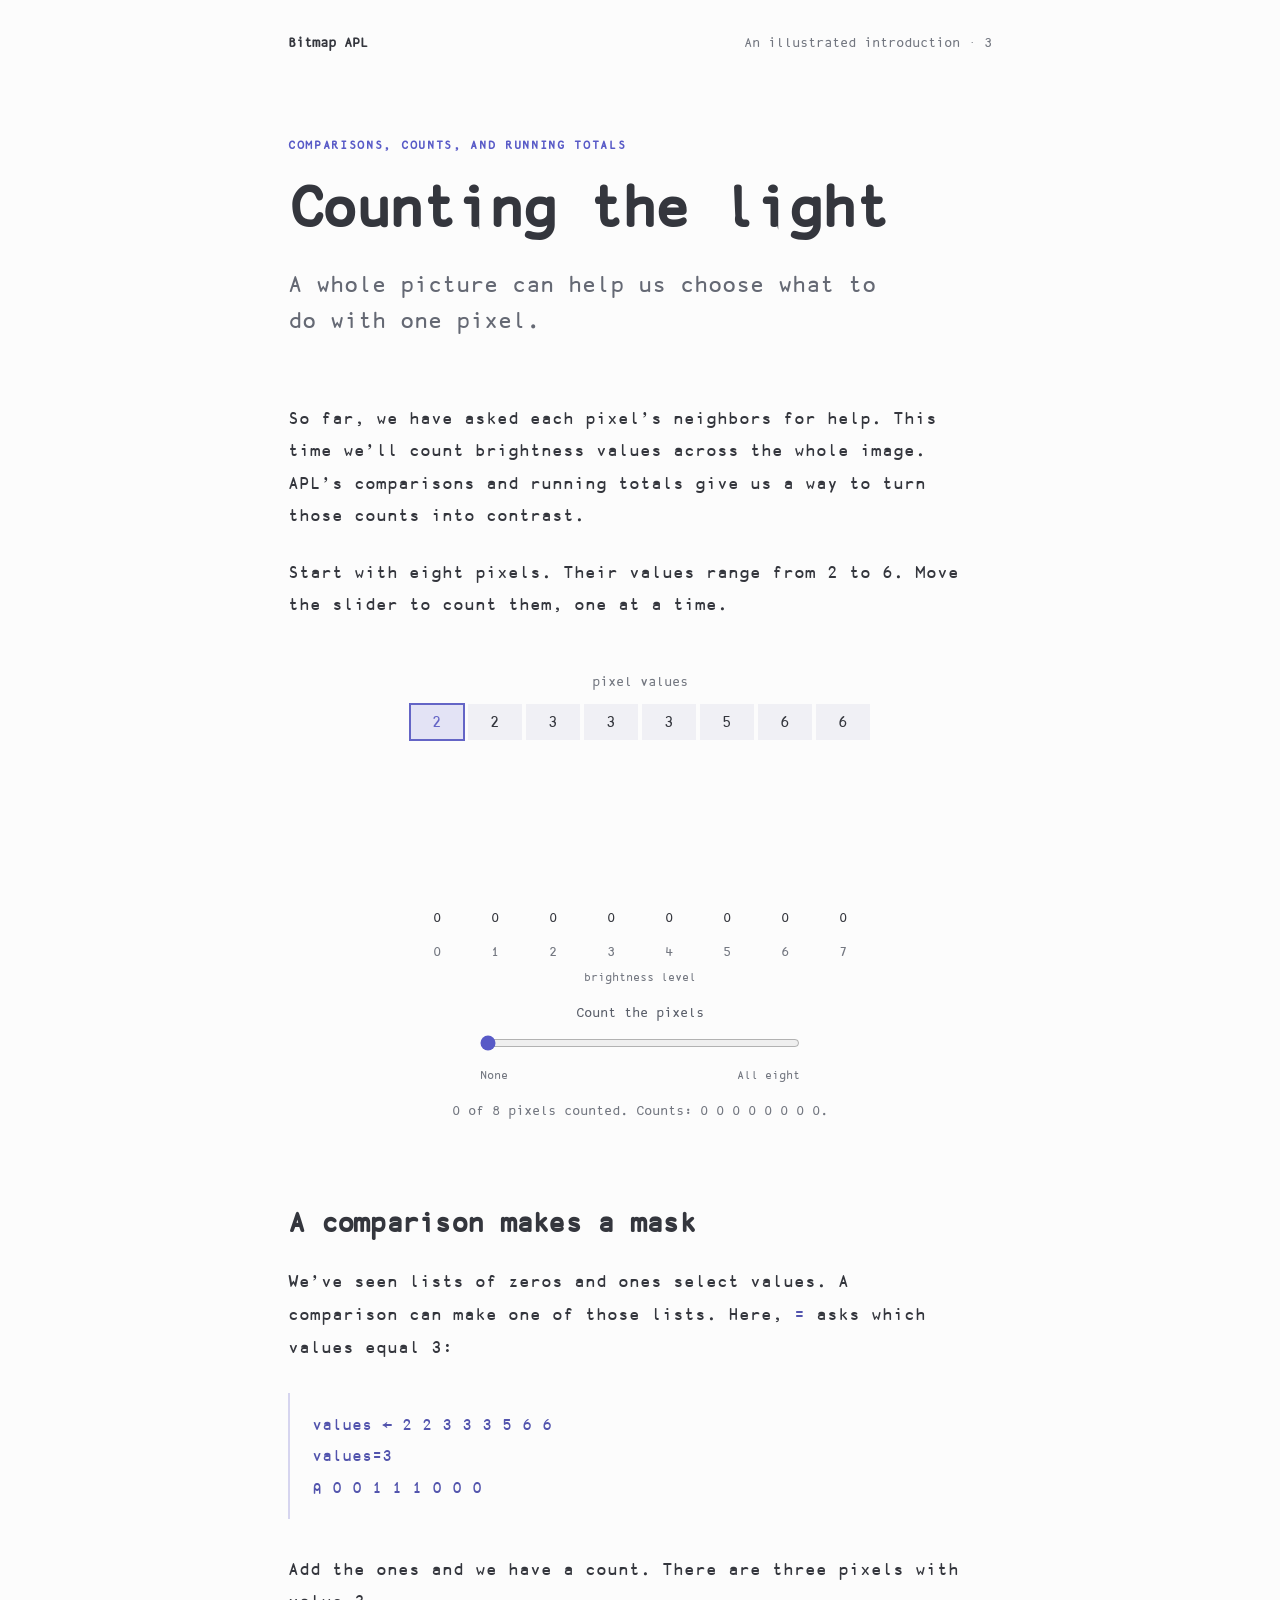
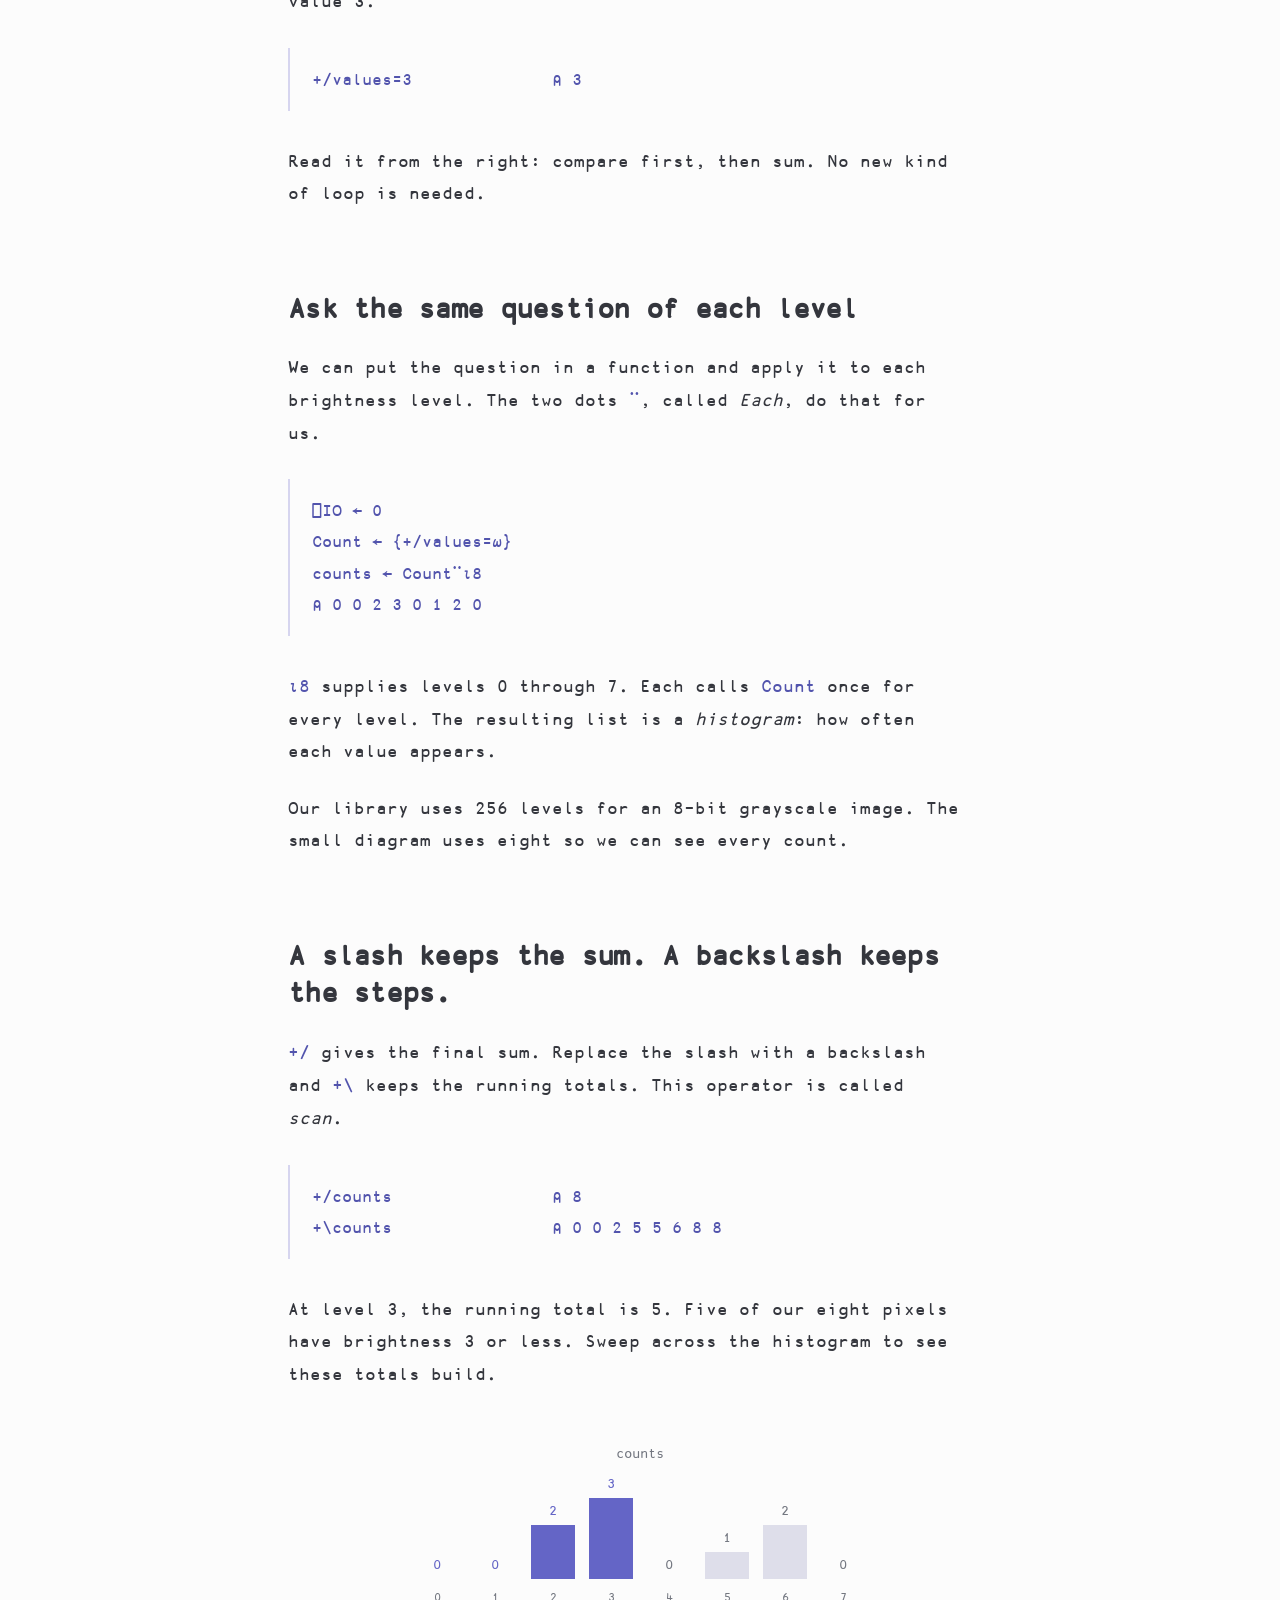
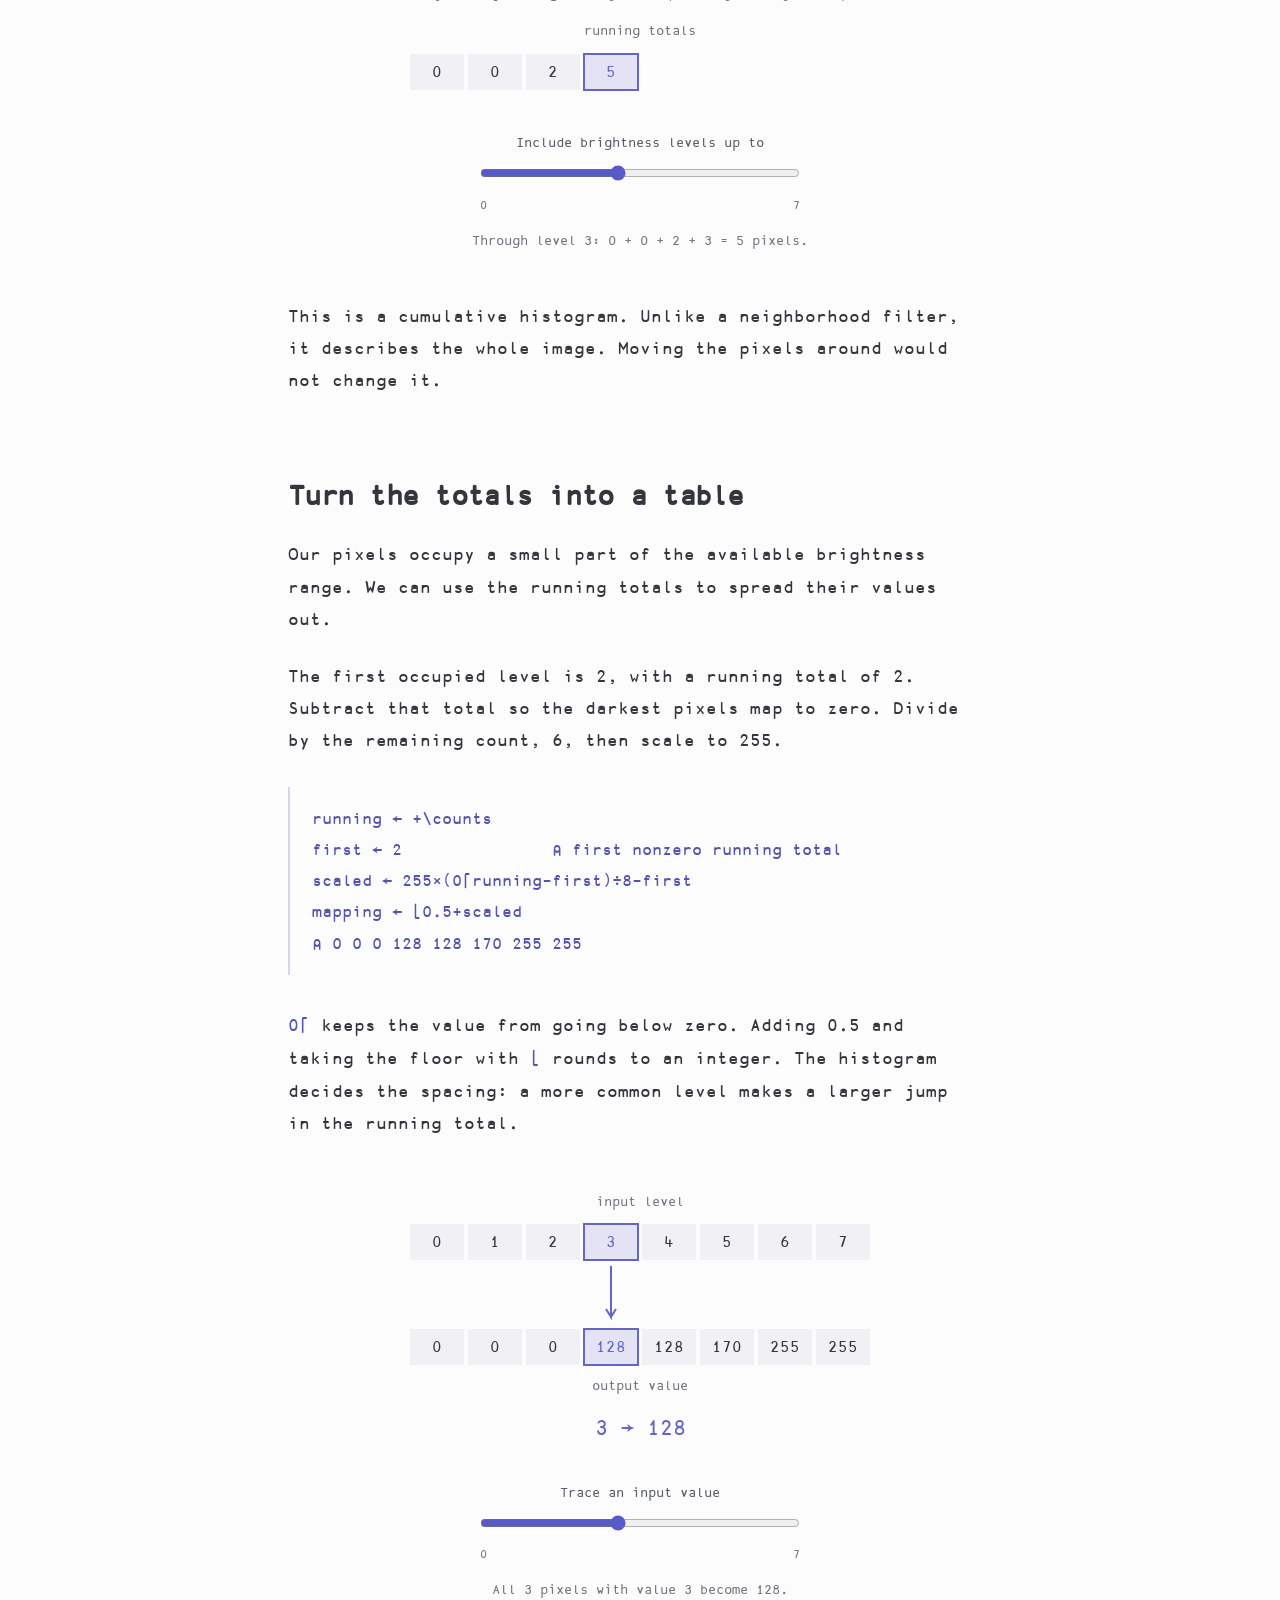
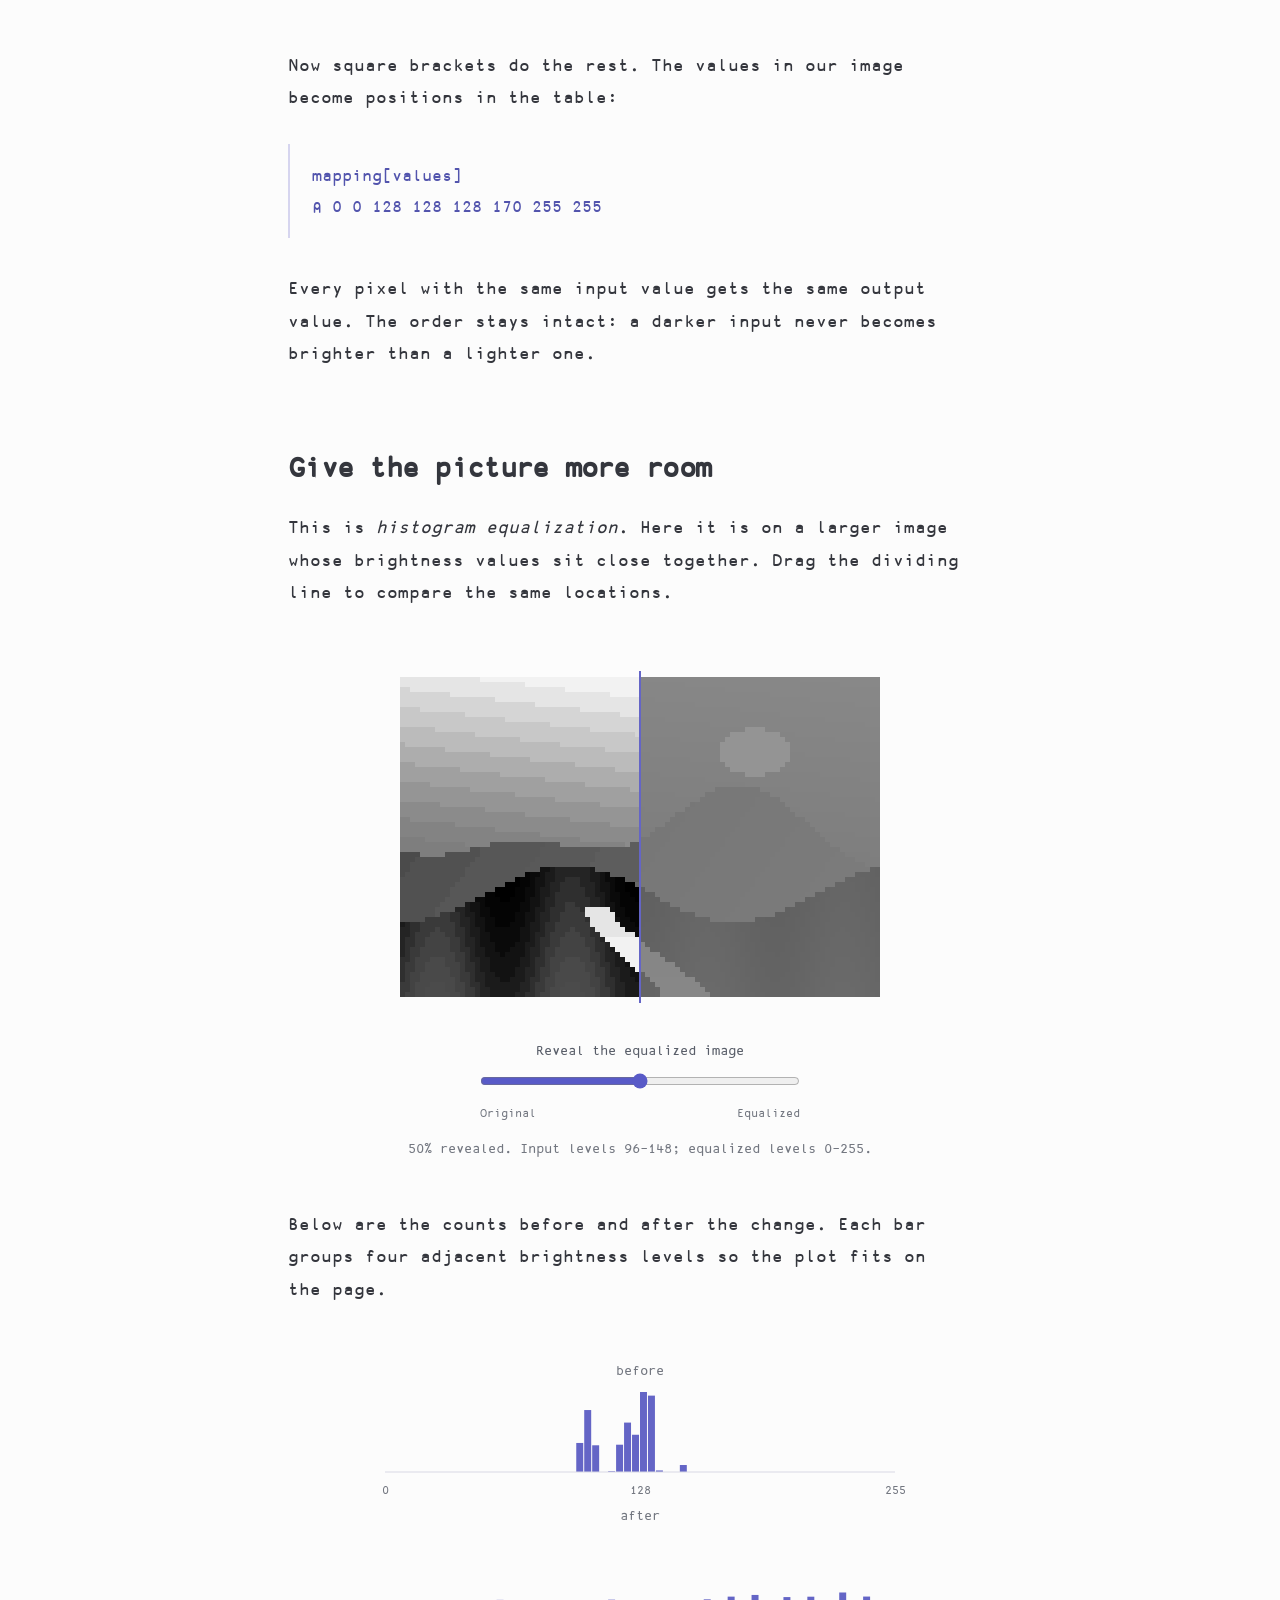
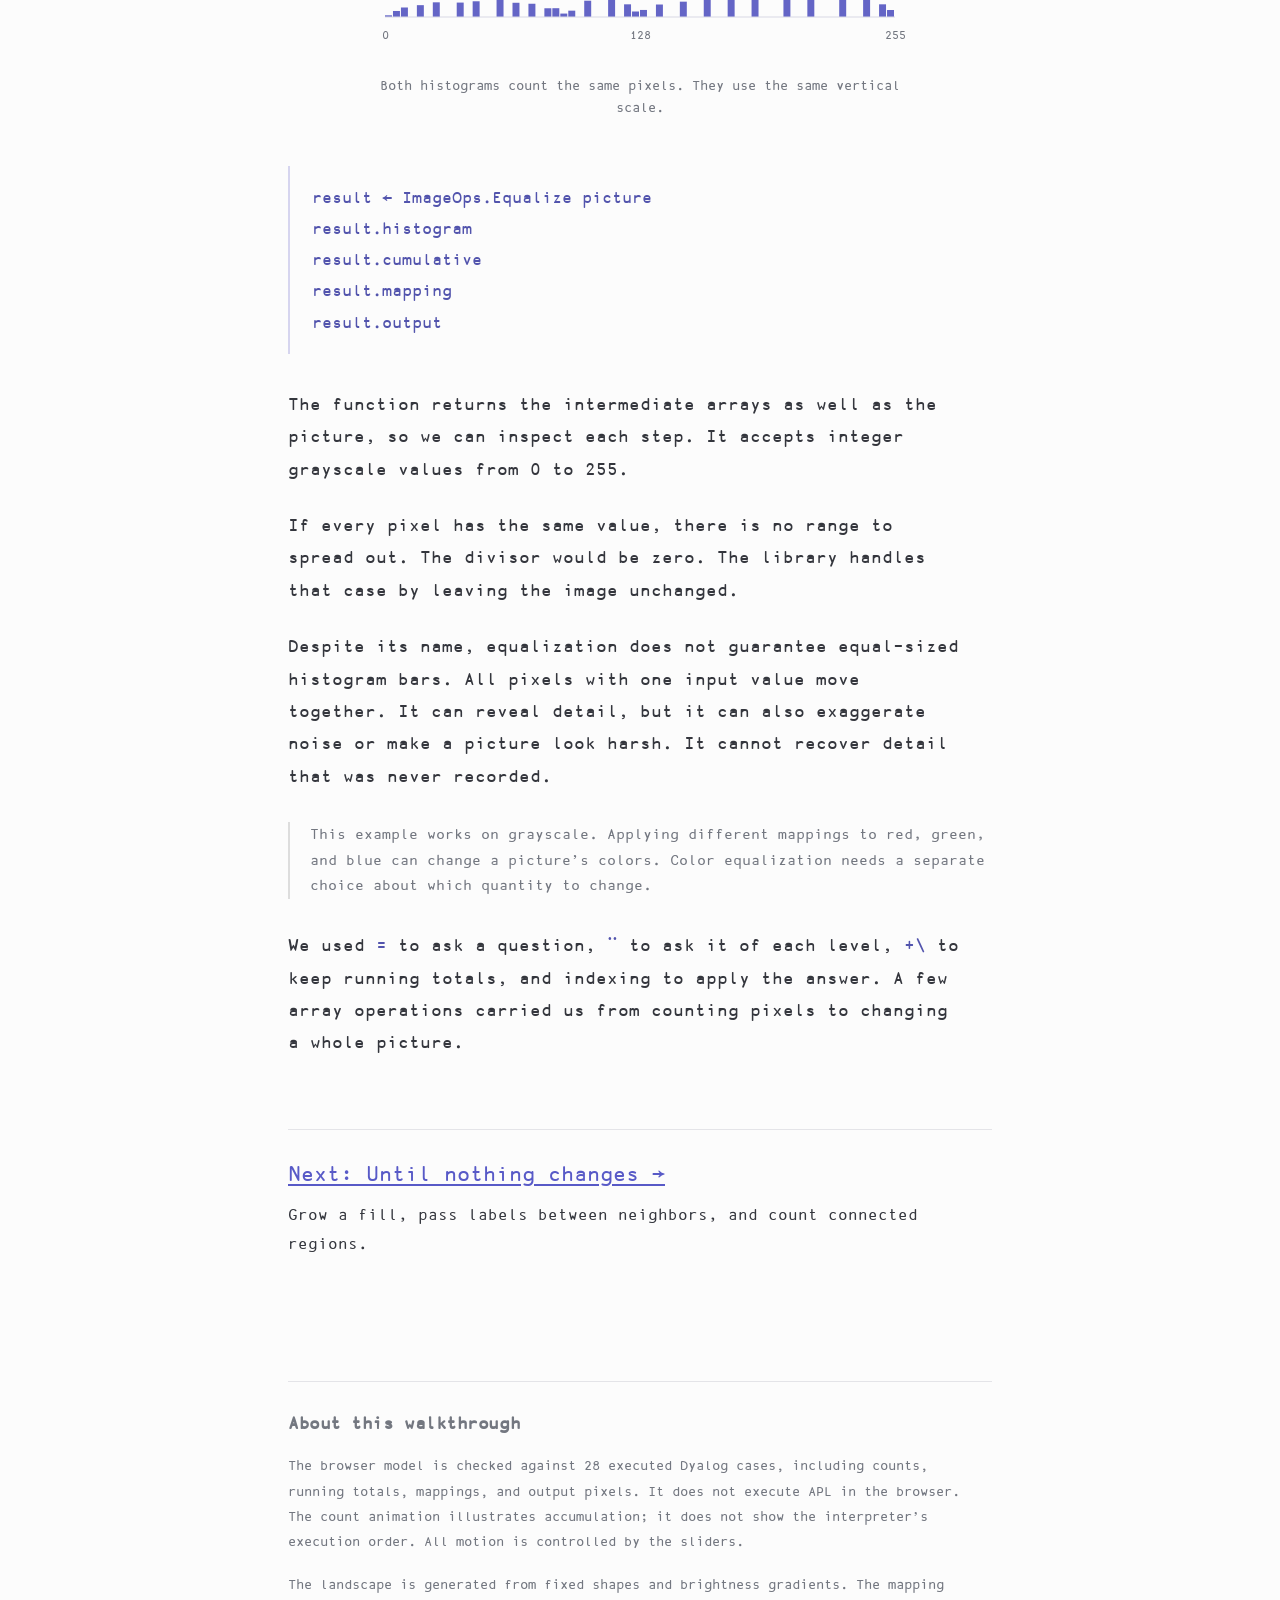
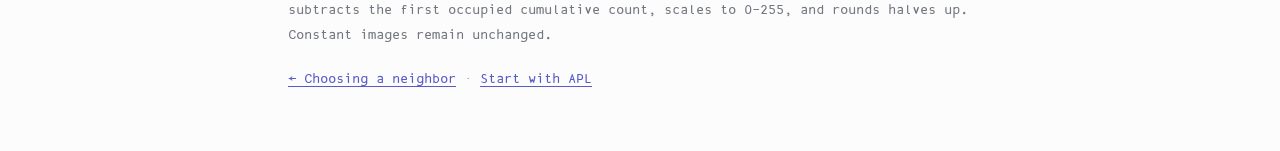
<file: web/contrast.html>
<!doctype html>
<html lang="en">
<head><meta charset="utf-8"><meta name="viewport" content="width=device-width, initial-scale=1"><title>Counting the light — Bitmap APL</title><meta name="description" content="Learn APL comparisons, Each, cumulative scan, and table lookup through animated histogram equalization."><link rel="stylesheet" href="style.css"></head>
<body><header><a href="./">Bitmap APL</a><span>An illustrated introduction · 3</span></header>
<main><article>
<div class="opening"><p class="kicker">COMPARISONS, COUNTS, AND RUNNING TOTALS</p><h1>Counting the light</h1><p class="lede">A whole picture can help us choose what to do with one pixel.</p></div>
<p>So far, we have asked each pixel’s neighbors for help. This time we’ll count brightness values across the whole image. APL’s comparisons and running totals give us a way to turn those counts into contrast.</p>
<p>Start with eight pixels. Their values range from 2 to 6. Move the slider to count them, one at a time.</p>
<figure><canvas id="counting" role="img" aria-label="Eight pixel values feed a histogram. The final counts for levels zero through seven are zero, zero, two, three, zero, one, two, zero."></canvas><div class="control"><label for="count-step">Count the pixels</label><input id="count-step" type="range" min="0" max="8" step="0.01" value="0"><span class="ends"><span>None</span><span>All eight</span></span></div><figcaption id="count-caption" aria-live="polite"></figcaption></figure>
<section><h2>A comparison makes a mask</h2>
<p>We’ve seen lists of zeros and ones select values. A comparison can make one of those lists. Here, <code>=</code> asks which values equal 3:</p>
<pre><code>values ← 2 2 3 3 3 5 6 6
values=3
⍝ 0 0 1 1 1 0 0 0</code></pre>
<p>Add the ones and we have a count. There are three pixels with value 3.</p>
<pre><code>+/values=3              ⍝ 3</code></pre>
<p>Read it from the right: compare first, then sum. No new kind of loop is needed.</p>
<h2>Ask the same question of each level</h2>
<p>We can put the question in a function and apply it to each brightness level. The two dots <code>¨</code>, called <em>Each</em>, do that for us.</p>
<pre><code>⎕IO ← 0
Count ← {+/values=⍵}
counts ← Count¨⍳8
⍝ 0 0 2 3 0 1 2 0</code></pre>
<p><code>⍳8</code> supplies levels 0 through 7. Each calls <code>Count</code> once for every level. The resulting list is a <em>histogram</em>: how often each value appears.</p>
<p>Our library uses 256 levels for an 8-bit grayscale image. The small diagram uses eight so we can see every count.</p>
<h2>A slash keeps the sum. A backslash keeps the steps.</h2>
<p><code>+/</code> gives the final sum. Replace the slash with a backslash and <code>+&#92;</code> keeps the running totals. This operator is called <em>scan</em>.</p>
<pre><code>+/counts                ⍝ 8
+&#92;counts                ⍝ 0 0 2 5 5 6 8 8</code></pre>
<p>At level 3, the running total is 5. Five of our eight pixels have brightness 3 or less. Sweep across the histogram to see these totals build.</p>
<figure><canvas id="scanning" role="img" aria-label="A sweep across histogram bins highlights each count and its running total."></canvas><div class="control"><label for="scan-level">Include brightness levels up to</label><input id="scan-level" type="range" min="0" max="7" step="1" value="3"><span class="ends"><span>0</span><span>7</span></span></div><figcaption id="scan-caption" aria-live="polite"></figcaption></figure>
<p>This is a cumulative histogram. Unlike a neighborhood filter, it describes the whole image. Moving the pixels around would not change it.</p>
<h2>Turn the totals into a table</h2>
<p>Our pixels occupy a small part of the available brightness range. We can use the running totals to spread their values out.</p>
<p>The first occupied level is 2, with a running total of 2. Subtract that total so the darkest pixels map to zero. Divide by the remaining count, 6, then scale to 255.</p>
<pre><code>running ← +&#92;counts
first ← 2               ⍝ first nonzero running total
scaled ← 255×(0⌈running-first)÷8-first
mapping ← ⌊0.5+scaled
⍝ 0 0 0 128 128 170 255 255</code></pre>
<p><code>0⌈</code> keeps the value from going below zero. Adding 0.5 and taking the floor with <code>⌊</code> rounds to an integer. The histogram decides the spacing: a more common level makes a larger jump in the running total.</p>
<figure><canvas id="mapping" role="img" aria-label="An input brightness follows a line through a lookup table to its new brightness."></canvas><div class="control"><label for="map-level">Trace an input value</label><input id="map-level" type="range" min="0" max="7" step="1" value="3"><span class="ends"><span>0</span><span>7</span></span></div><figcaption id="map-caption" aria-live="polite"></figcaption></figure>
<p>Now square brackets do the rest. The values in our image become positions in the table:</p>
<pre><code>mapping[values]
⍝ 0 0 128 128 128 170 255 255</code></pre>
<p>Every pixel with the same input value gets the same output value. The order stays intact: a darker input never becomes brighter than a lighter one.</p>
</section>
<section><h2>Give the picture more room</h2>
<p>This is <em>histogram equalization</em>. Here it is on a larger image whose brightness values sit close together. Drag the dividing line to compare the same locations.</p>
<figure><canvas id="contrast-image" role="img" aria-label="A low-contrast generated landscape and its equalized version, separated by an adjustable dividing line."></canvas><div class="control"><label for="contrast-reveal">Reveal the equalized image</label><input id="contrast-reveal" type="range" min="0" max="1" step="0.01" value="0.5"><span class="ends"><span>Original</span><span>Equalized</span></span></div><figcaption id="contrast-caption" aria-live="polite"></figcaption></figure>
<p>Below are the counts before and after the change. Each bar groups four adjacent brightness levels so the plot fits on the page.</p>
<figure><canvas id="contrast-histograms" role="img" aria-label="Before and after histograms show a narrow input range spread across the available output range."></canvas><figcaption>Both histograms count the same pixels. They use the same vertical scale.</figcaption></figure>
<pre><code>result ← ImageOps.Equalize picture
result.histogram
result.cumulative
result.mapping
result.output</code></pre>
<p>The function returns the intermediate arrays as well as the picture, so we can inspect each step. It accepts integer grayscale values from 0 to 255.</p>
<p>If every pixel has the same value, there is no range to spread out. The divisor would be zero. The library handles that case by leaving the image unchanged.</p>
<p>Despite its name, equalization does not guarantee equal-sized histogram bars. All pixels with one input value move together. It can reveal detail, but it can also exaggerate noise or make a picture look harsh. It cannot recover detail that was never recorded.</p>
<aside>This example works on grayscale. Applying different mappings to red, green, and blue can change a picture’s colors. Color equalization needs a separate choice about which quantity to change.</aside>
<p>We used <code>=</code> to ask a question, <code>¨</code> to ask it of each level, <code>+&#92;</code> to keep running totals, and indexing to apply the answer. A few array operations carried us from counting pixels to changing a whole picture.</p>
</section>
<nav class="next-article" aria-label="Next article"><a href="regions.html">Next: Until nothing changes →</a><p>Grow a fill, pass labels between neighbors, and count connected regions.</p></nav>
<footer><h2>About this walkthrough</h2><p>The browser model is checked against 28 executed Dyalog cases, including counts, running totals, mappings, and output pixels. It does not execute APL in the browser. The count animation illustrates accumulation; it does not show the interpreter’s execution order. All motion is controlled by the sliders.</p><p>The landscape is generated from fixed shapes and brightness gradients. The mapping subtracts the first occupied cumulative count, scales to 0–255, and rounds halves up. Constant images remain unchanged.</p><p><a href="neighborhoods.html">← Choosing a neighbor</a> · <a href="./">Start with APL</a></p></footer>
</article></main><script type="module" src="contrast.mjs"></script>
</body></html>
</file>
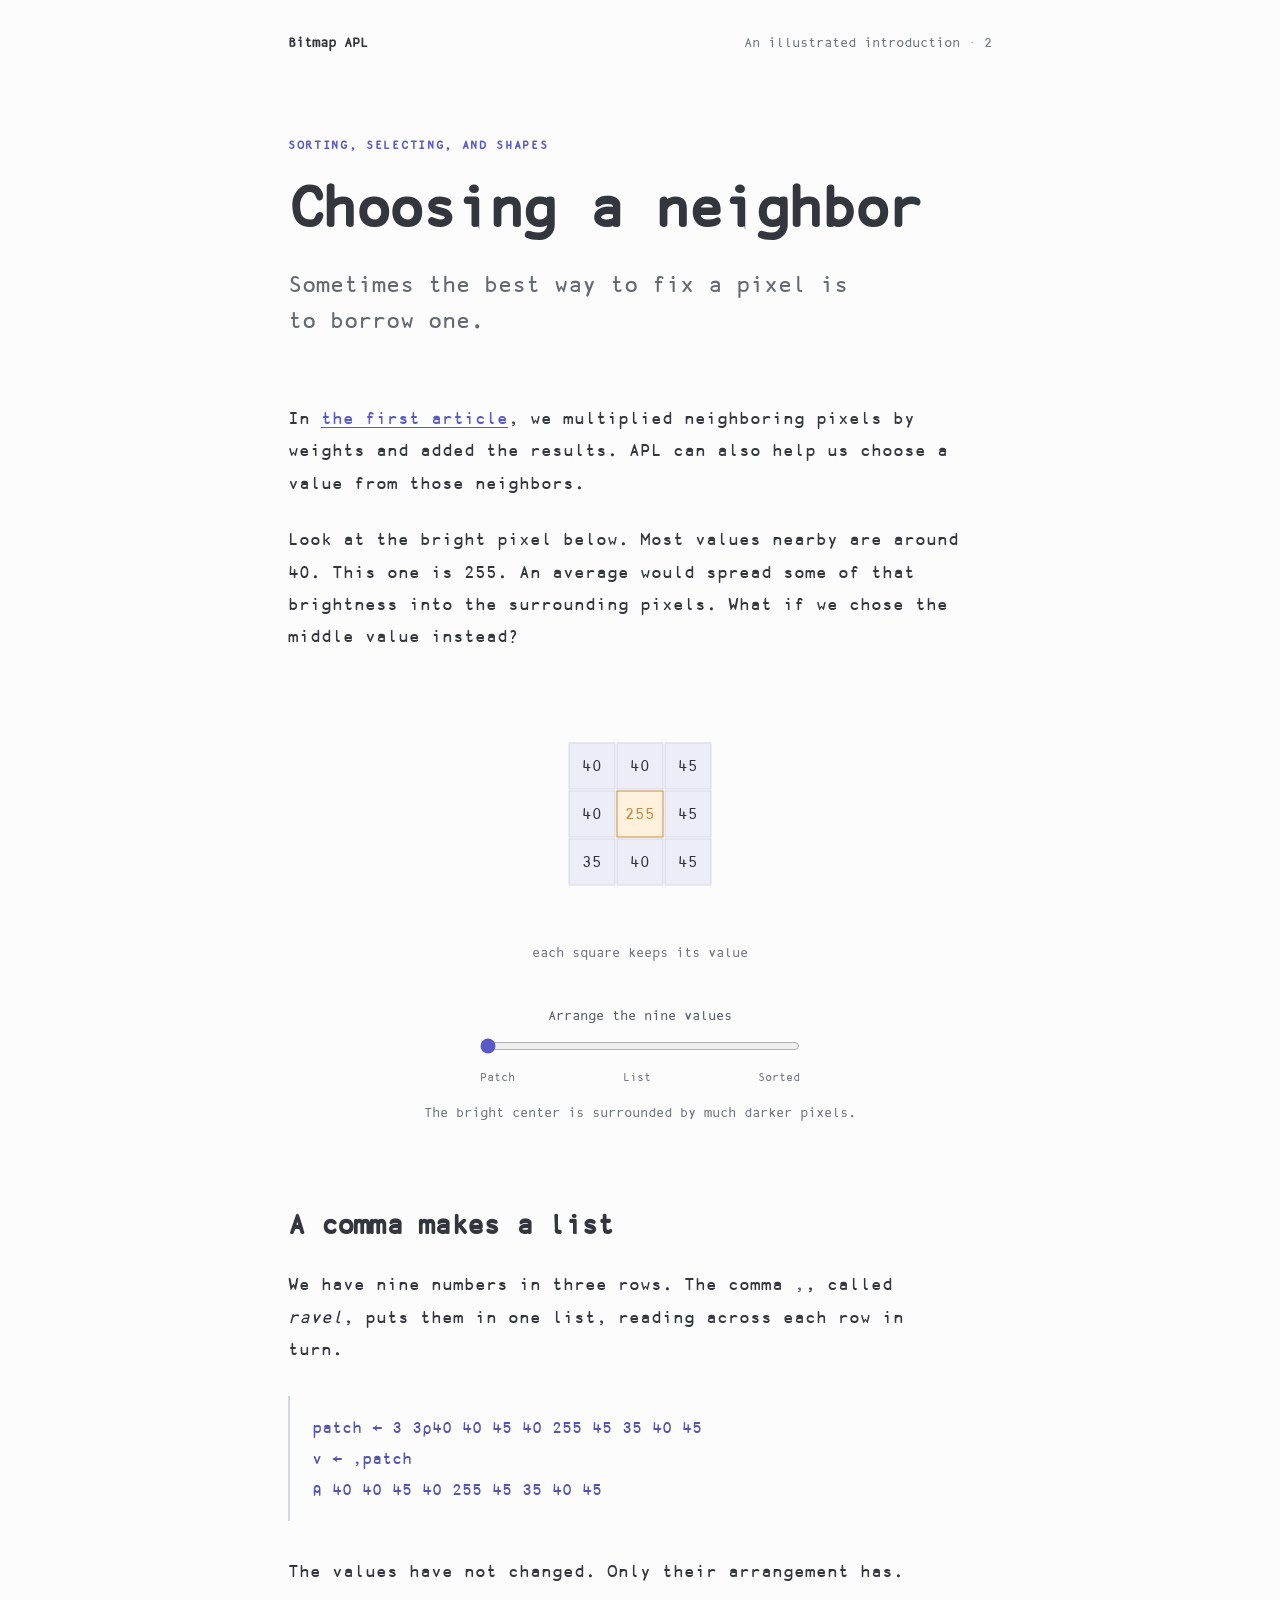
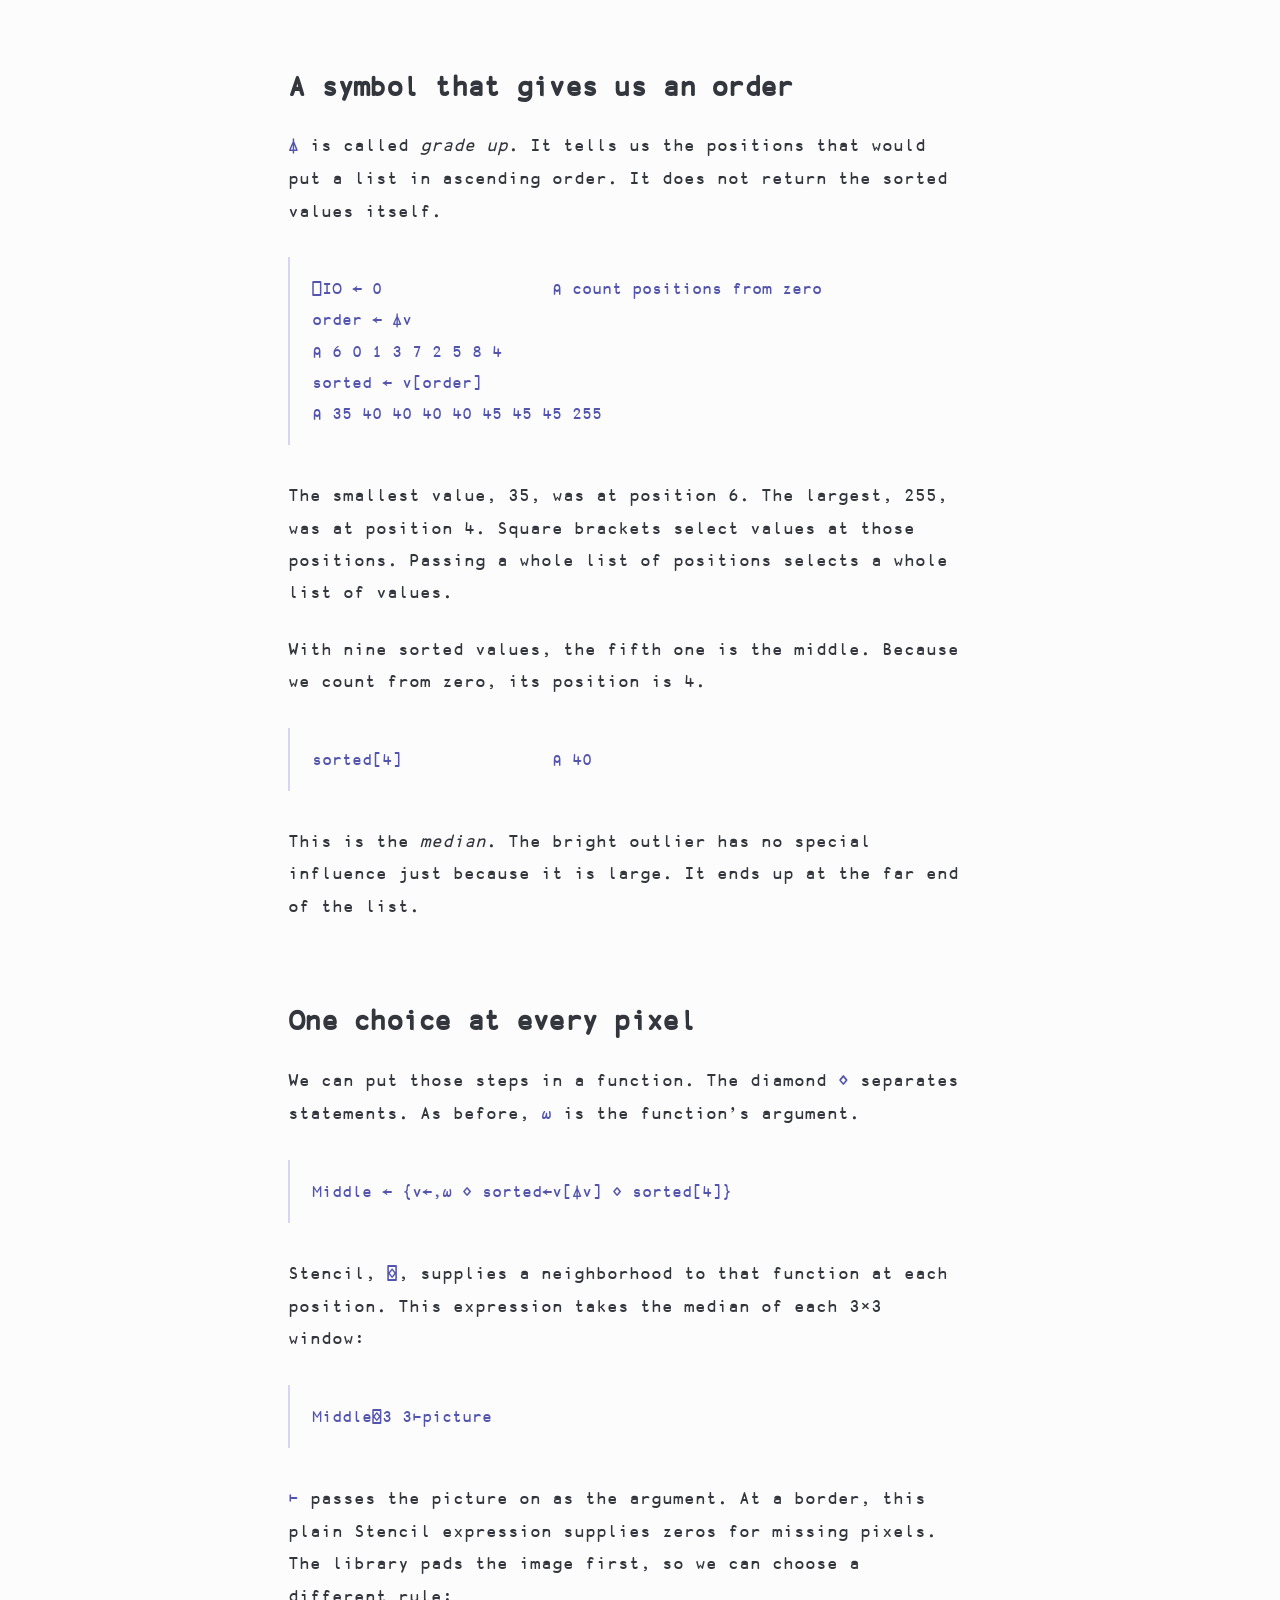
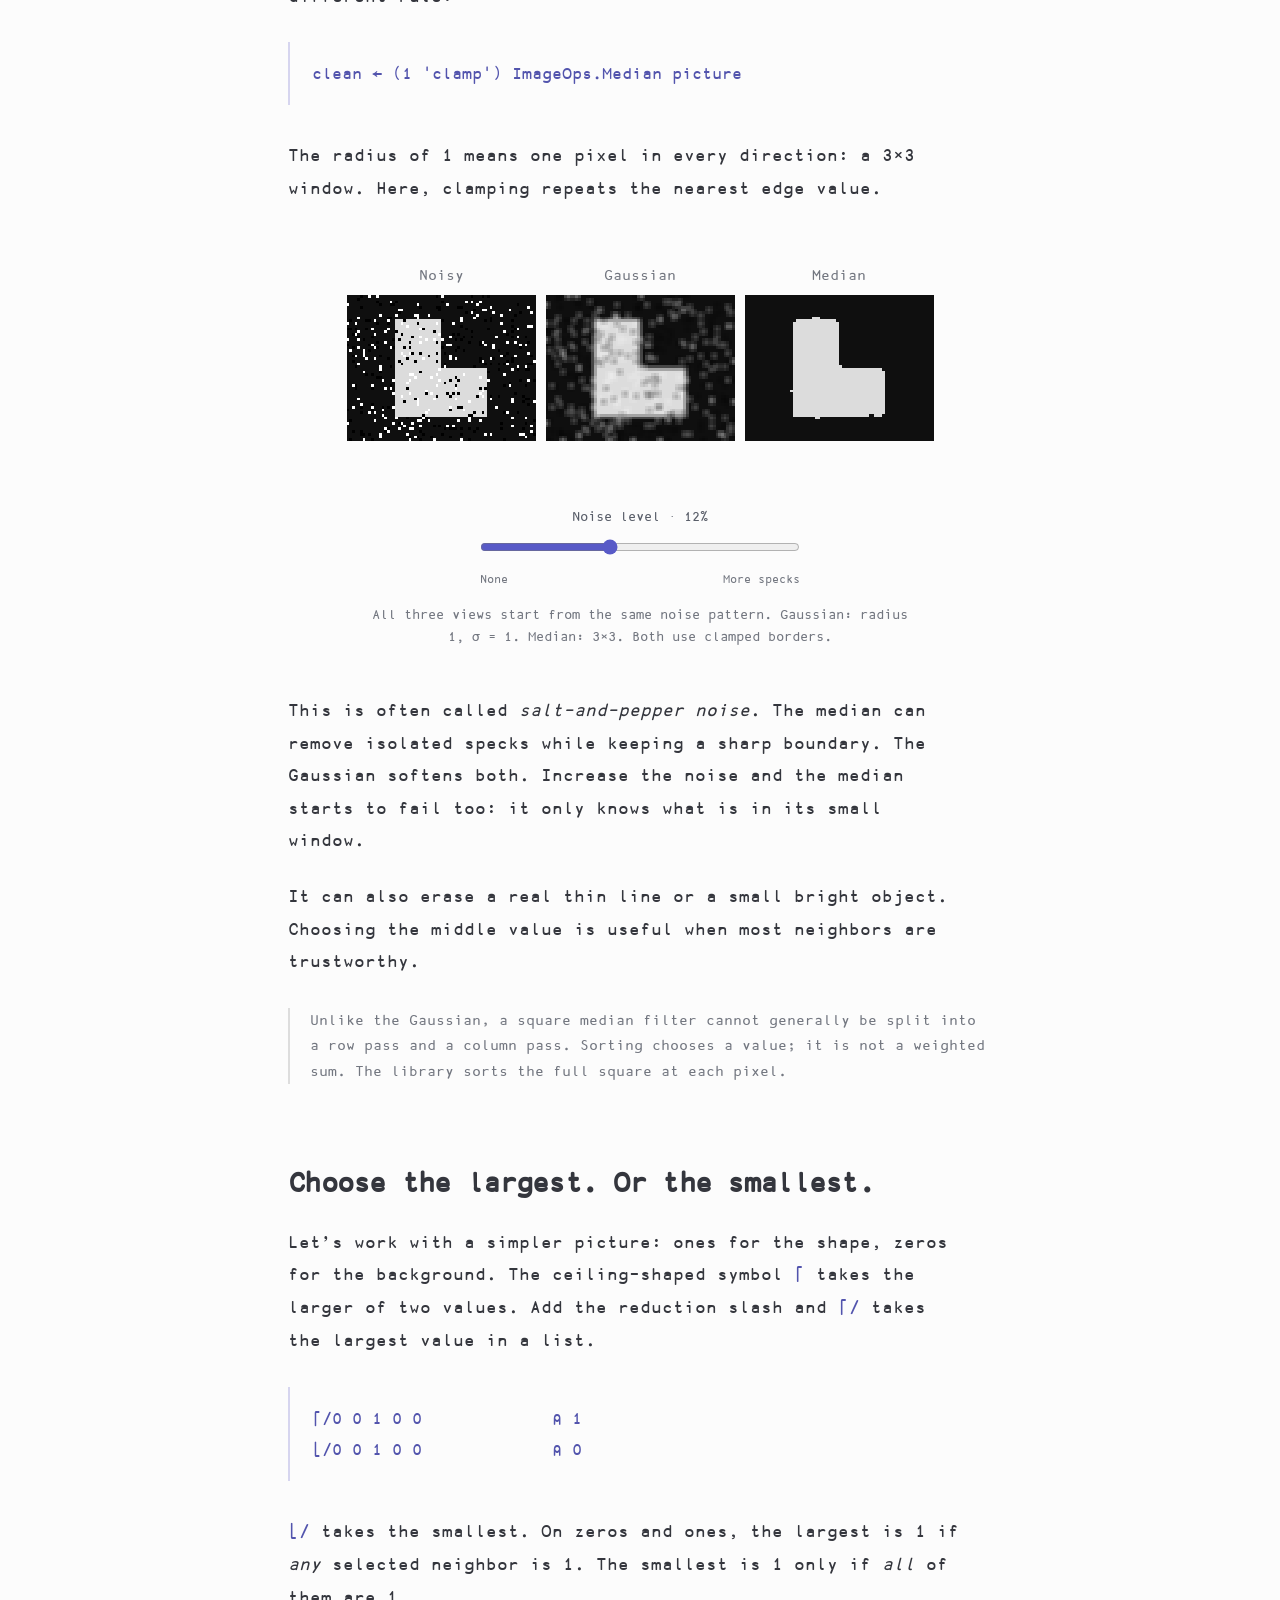
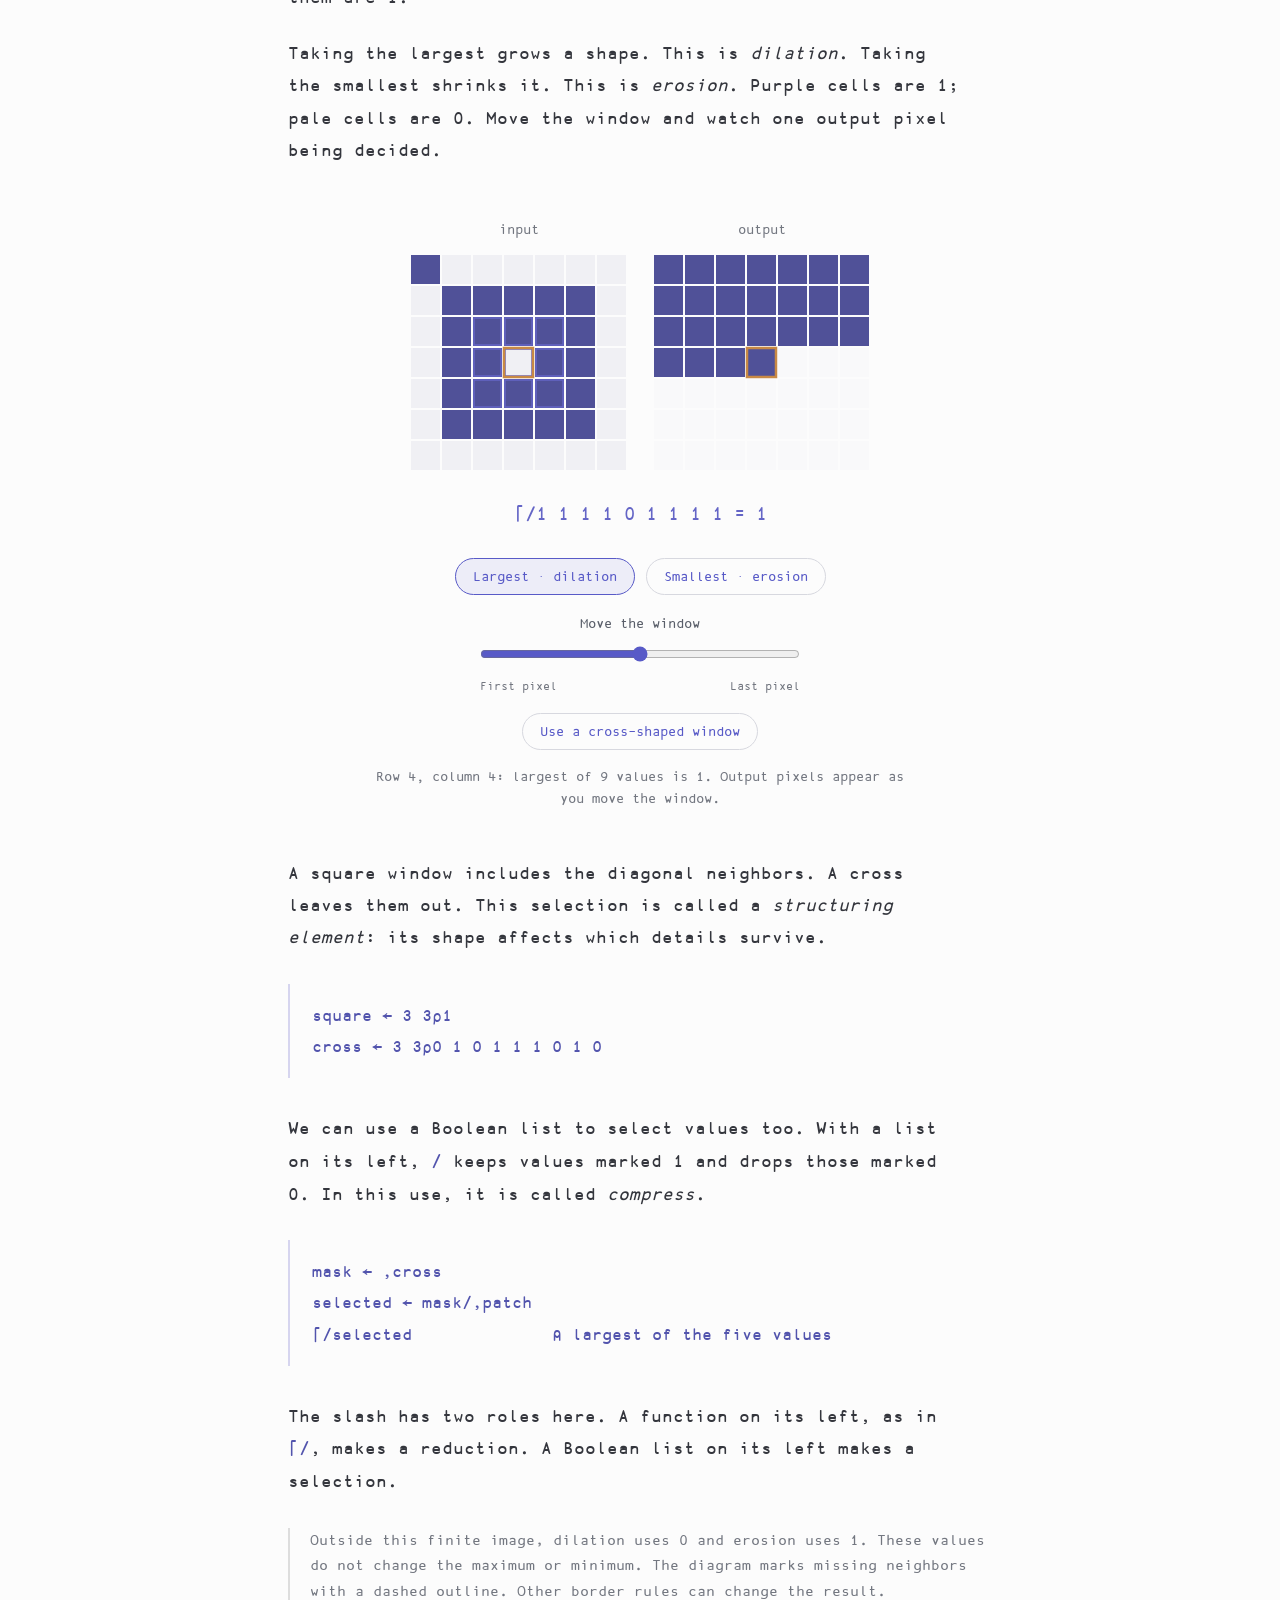
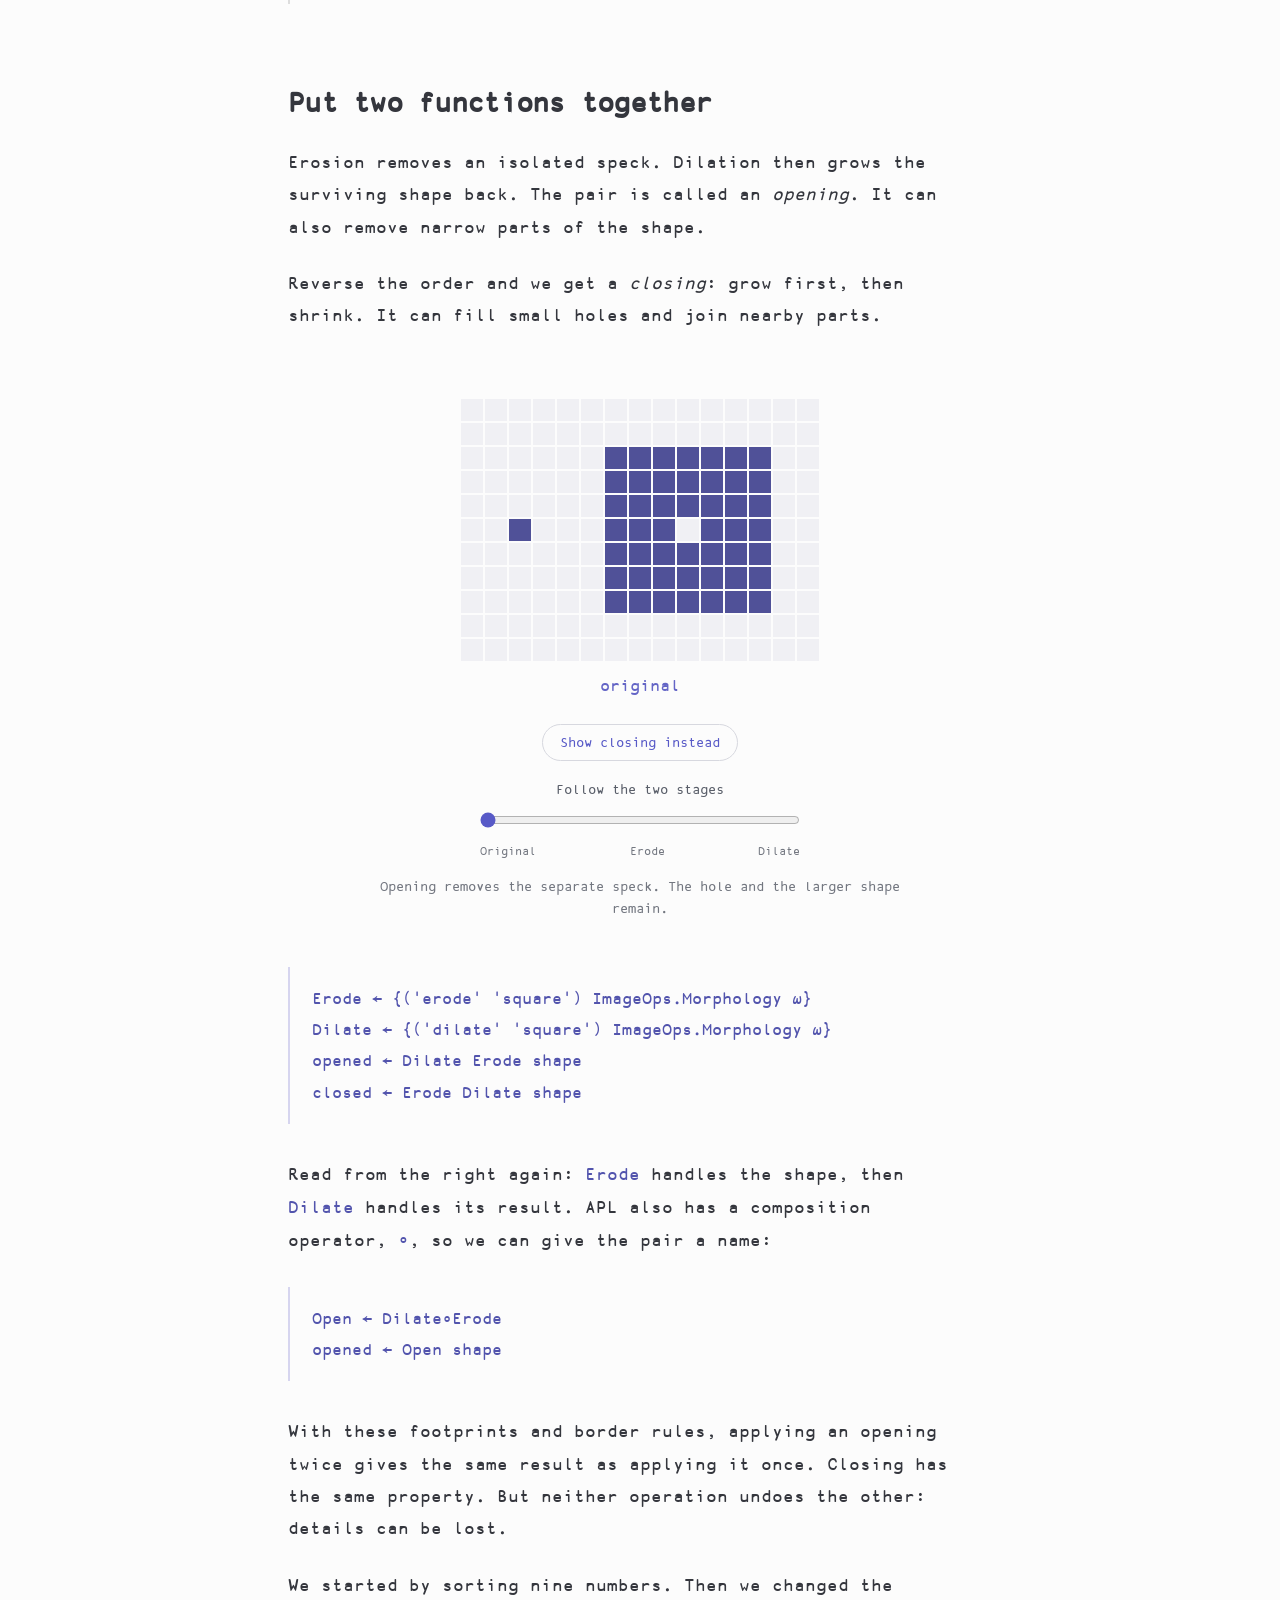
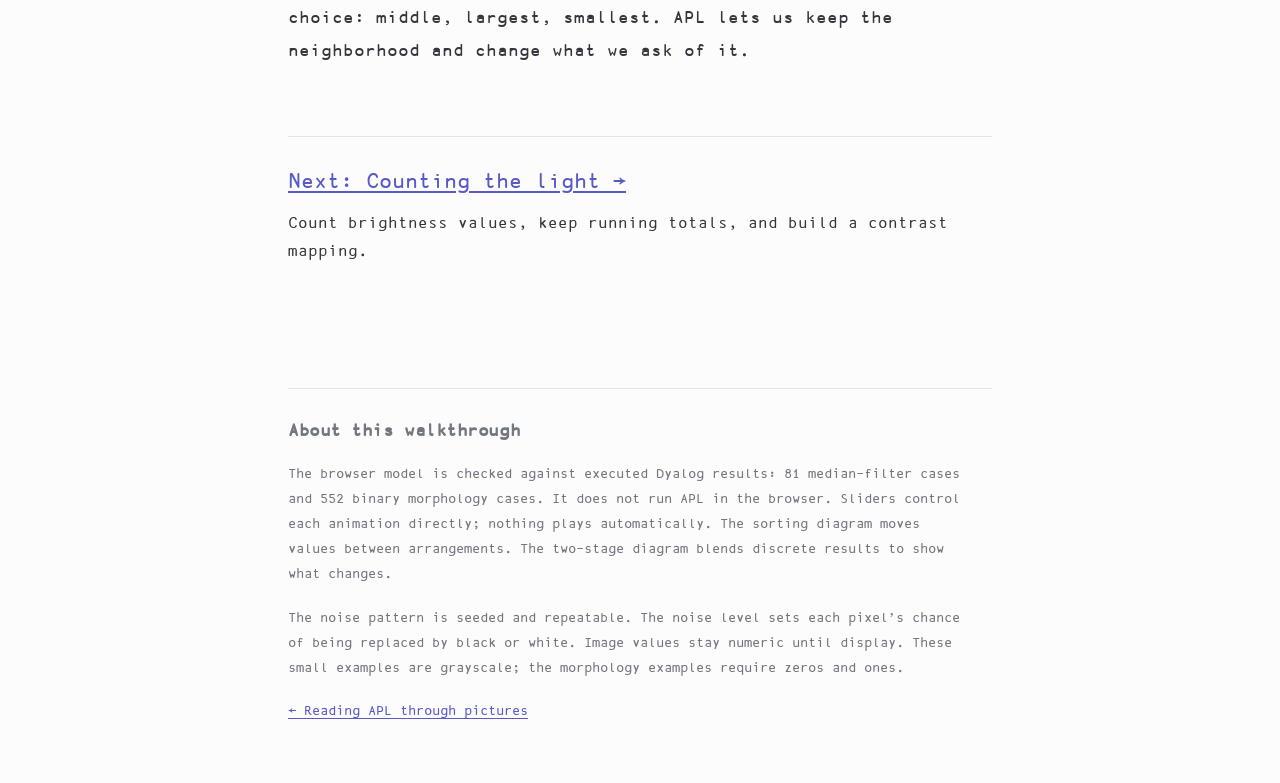
<file: web/neighborhoods.html>
<!doctype html>
<html lang="en">
<head>
<meta charset="utf-8"><meta name="viewport" content="width=device-width, initial-scale=1">
<title>Choosing a neighbor — Bitmap APL</title>
<meta name="description" content="Learn APL sorting, indexing, and reductions through animated median filters and binary shapes.">
<link rel="stylesheet" href="style.css">
</head>
<body>
<header><a href="./">Bitmap APL</a><span>An illustrated introduction · 2</span></header>
<main><article>
<div class="opening"><p class="kicker">SORTING, SELECTING, AND SHAPES</p><h1>Choosing a neighbor</h1><p class="lede">Sometimes the best way to fix a pixel is to borrow one.</p></div>
<p>In <a href="./">the first article</a>, we multiplied neighboring pixels by weights and added the results. APL can also help us choose a value from those neighbors.</p>
<p>Look at the bright pixel below. Most values nearby are around 40. This one is 255. An average would spread some of that brightness into the surrounding pixels. What if we chose the middle value instead?</p>
<figure><canvas id="sorting" role="img" aria-label="Nine numbered cells move from a three-by-three patch into a list, then sort by brightness. The middle value is 40."></canvas><div class="control"><label for="sort-step">Arrange the nine values</label><input id="sort-step" type="range" min="0" max="2" step="0.01" value="0"><span class="ends"><span>Patch</span><span>List</span><span>Sorted</span></span></div><figcaption id="sort-caption" aria-live="polite">The bright center is surrounded by much darker pixels.</figcaption></figure>
<section><h2>A comma makes a list</h2>
<p>We have nine numbers in three rows. The comma <code>,</code>, called <em>ravel</em>, puts them in one list, reading across each row in turn.</p>
<pre><code>patch ← 3 3⍴40 40 45 40 255 45 35 40 45
v ← ,patch
⍝ 40 40 45 40 255 45 35 40 45</code></pre>
<p>The values have not changed. Only their arrangement has.</p>
<h2>A symbol that gives us an order</h2>
<p><code>⍋</code> is called <em>grade up</em>. It tells us the positions that would put a list in ascending order. It does not return the sorted values itself.</p>
<pre><code>⎕IO ← 0                 ⍝ count positions from zero
order ← ⍋v
⍝ 6 0 1 3 7 2 5 8 4
sorted ← v[order]
⍝ 35 40 40 40 40 45 45 45 255</code></pre>
<p>The smallest value, 35, was at position 6. The largest, 255, was at position 4. Square brackets select values at those positions. Passing a whole list of positions selects a whole list of values.</p>
<p>With nine sorted values, the fifth one is the middle. Because we count from zero, its position is 4.</p>
<pre><code>sorted[4]               ⍝ 40</code></pre>
<p>This is the <em>median</em>. The bright outlier has no special influence just because it is large. It ends up at the far end of the list.</p>
<h2>One choice at every pixel</h2>
<p>We can put those steps in a function. The diamond <code>⋄</code> separates statements. As before, <code>⍵</code> is the function’s argument.</p>
<pre><code>Middle ← {v←,⍵ ⋄ sorted←v[⍋v] ⋄ sorted[4]}</code></pre>
<p>Stencil, <code>⌺</code>, supplies a neighborhood to that function at each position. This expression takes the median of each 3×3 window:</p>
<pre><code>Middle⌺3 3⊢picture</code></pre>
<p><code>⊢</code> passes the picture on as the argument. At a border, this plain Stencil expression supplies zeros for missing pixels. The library pads the image first, so we can choose a different rule:</p>
<pre><code>clean ← (1 'clamp') ImageOps.Median picture</code></pre>
<p>The radius of 1 means one pixel in every direction: a 3×3 window. Here, clamping repeats the nearest edge value.</p>
<figure><canvas id="noise" role="img" aria-label="The same noisy shape shown unfiltered, after a Gaussian blur, and after a three-by-three median filter."></canvas><div class="control"><label for="noise-amount">Noise level · <output id="noise-value">12%</output></label><input id="noise-amount" type="range" min="0" max="30" step="1" value="12"><span class="ends"><span>None</span><span>More specks</span></span></div><figcaption>All three views start from the same noise pattern. Gaussian: radius 1, σ = 1. Median: 3×3. Both use clamped borders.</figcaption></figure>
<p>This is often called <em>salt-and-pepper noise</em>. The median can remove isolated specks while keeping a sharp boundary. The Gaussian softens both. Increase the noise and the median starts to fail too: it only knows what is in its small window.</p>
<p>It can also erase a real thin line or a small bright object. Choosing the middle value is useful when most neighbors are trustworthy.</p>
<aside>Unlike the Gaussian, a square median filter cannot generally be split into a row pass and a column pass. Sorting chooses a value; it is not a weighted sum. The library sorts the full square at each pixel.</aside>
</section>
<section><h2>Choose the largest. Or the smallest.</h2>
<p>Let’s work with a simpler picture: ones for the shape, zeros for the background. The ceiling-shaped symbol <code>⌈</code> takes the larger of two values. Add the reduction slash and <code>⌈/</code> takes the largest value in a list.</p>
<pre><code>⌈/0 0 1 0 0             ⍝ 1
⌊/0 0 1 0 0             ⍝ 0</code></pre>
<p><code>⌊/</code> takes the smallest. On zeros and ones, the largest is 1 if <em>any</em> selected neighbor is 1. The smallest is 1 only if <em>all</em> of them are 1.</p>
<p>Taking the largest grows a shape. This is <em>dilation</em>. Taking the smallest shrinks it. This is <em>erosion</em>. Purple cells are 1; pale cells are 0. Move the window and watch one output pixel being decided.</p>
<figure><canvas id="morph" role="img" aria-label="A neighborhood scans a binary shape. Its selected zeros and ones determine an output pixel by maximum or minimum."></canvas><div class="button-row" role="group" aria-label="Neighborhood rule"><button id="dilate" aria-pressed="true">Largest · dilation</button> <button id="erode" aria-pressed="false">Smallest · erosion</button></div><div class="control"><label for="morph-position">Move the window</label><input id="morph-position" type="range" min="0" max="48" step="1" value="24"><span class="ends"><span>First pixel</span><span>Last pixel</span></span></div><div class="button-row"><button id="footprint" aria-pressed="false">Use a cross-shaped window</button></div><figcaption id="morph-caption" aria-live="polite"></figcaption></figure>
<p>A square window includes the diagonal neighbors. A cross leaves them out. This selection is called a <em>structuring element</em>: its shape affects which details survive.</p>
<pre><code>square ← 3 3⍴1
cross ← 3 3⍴0 1 0 1 1 1 0 1 0</code></pre>
<p>We can use a Boolean list to select values too. With a list on its left, <code>/</code> keeps values marked 1 and drops those marked 0. In this use, it is called <em>compress</em>.</p>
<pre><code>mask ← ,cross
selected ← mask/,patch
⌈/selected              ⍝ largest of the five values</code></pre>
<p>The slash has two roles here. A function on its left, as in <code>⌈/</code>, makes a reduction. A Boolean list on its left makes a selection.</p>
<aside>Outside this finite image, dilation uses 0 and erosion uses 1. These values do not change the maximum or minimum. The diagram marks missing neighbors with a dashed outline. Other border rules can change the result.</aside>
</section>
<section><h2>Put two functions together</h2>
<p>Erosion removes an isolated speck. Dilation then grows the surviving shape back. The pair is called an <em>opening</em>. It can also remove narrow parts of the shape.</p>
<p>Reverse the order and we get a <em>closing</em>: grow first, then shrink. It can fill small holes and join nearby parts.</p>
<figure><canvas id="composition" role="img" aria-label="A binary shape with a hole and an isolated speck changes through the two stages of opening or closing."></canvas><div class="button-row"><button id="composition-kind" aria-pressed="false">Show closing instead</button></div><div class="control"><label for="composition-step">Follow the two stages</label><input id="composition-step" type="range" min="0" max="2" step="0.01" value="0"><span class="ends"><span>Original</span><span id="stage-one">Erode</span><span id="stage-two">Dilate</span></span></div><figcaption id="composition-caption" aria-live="polite"></figcaption></figure>
<pre><code>Erode ← {('erode' 'square') ImageOps.Morphology ⍵}
Dilate ← {('dilate' 'square') ImageOps.Morphology ⍵}
opened ← Dilate Erode shape
closed ← Erode Dilate shape</code></pre>
<p>Read from the right again: <code>Erode</code> handles the shape, then <code>Dilate</code> handles its result. APL also has a composition operator, <code>∘</code>, so we can give the pair a name:</p>
<pre><code>Open ← Dilate∘Erode
opened ← Open shape</code></pre>
<p>With these footprints and border rules, applying an opening twice gives the same result as applying it once. Closing has the same property. But neither operation undoes the other: details can be lost.</p>
<p>We started by sorting nine numbers. Then we changed the choice: middle, largest, smallest. APL lets us keep the neighborhood and change what we ask of it.</p>
</section>
<nav class="next-article" aria-label="Next article"><a href="contrast.html">Next: Counting the light →</a><p>Count brightness values, keep running totals, and build a contrast mapping.</p></nav>
<footer><h2>About this walkthrough</h2><p>The browser model is checked against executed Dyalog results: 81 median-filter cases and 552 binary morphology cases. It does not run APL in the browser. Sliders control each animation directly; nothing plays automatically. The sorting diagram moves values between arrangements. The two-stage diagram blends discrete results to show what changes.</p><p>The noise pattern is seeded and repeatable. The noise level sets each pixel’s chance of being replaced by black or white. Image values stay numeric until display. These small examples are grayscale; the morphology examples require zeros and ones.</p><p><a href="./">← Reading APL through pictures</a></p></footer>
</article></main><script type="module" src="neighborhoods.mjs"></script>
</body></html>
</file>
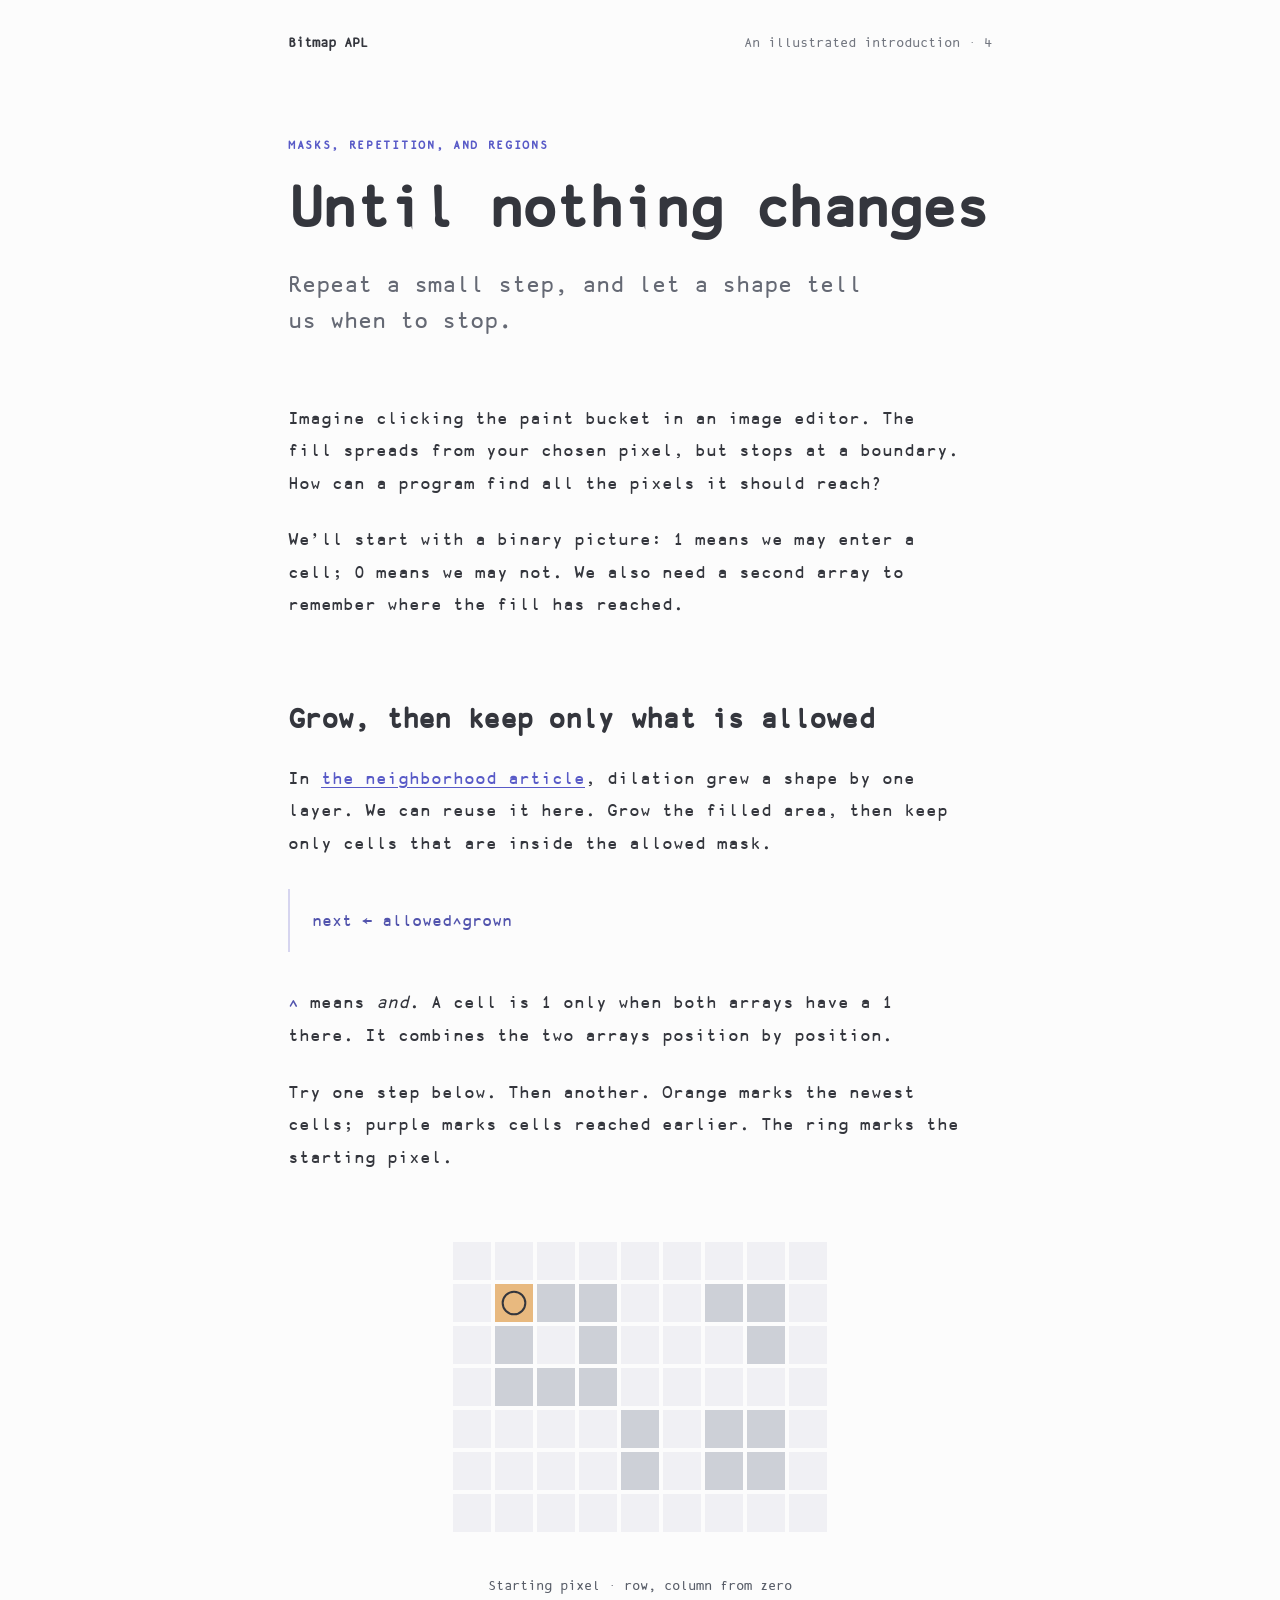
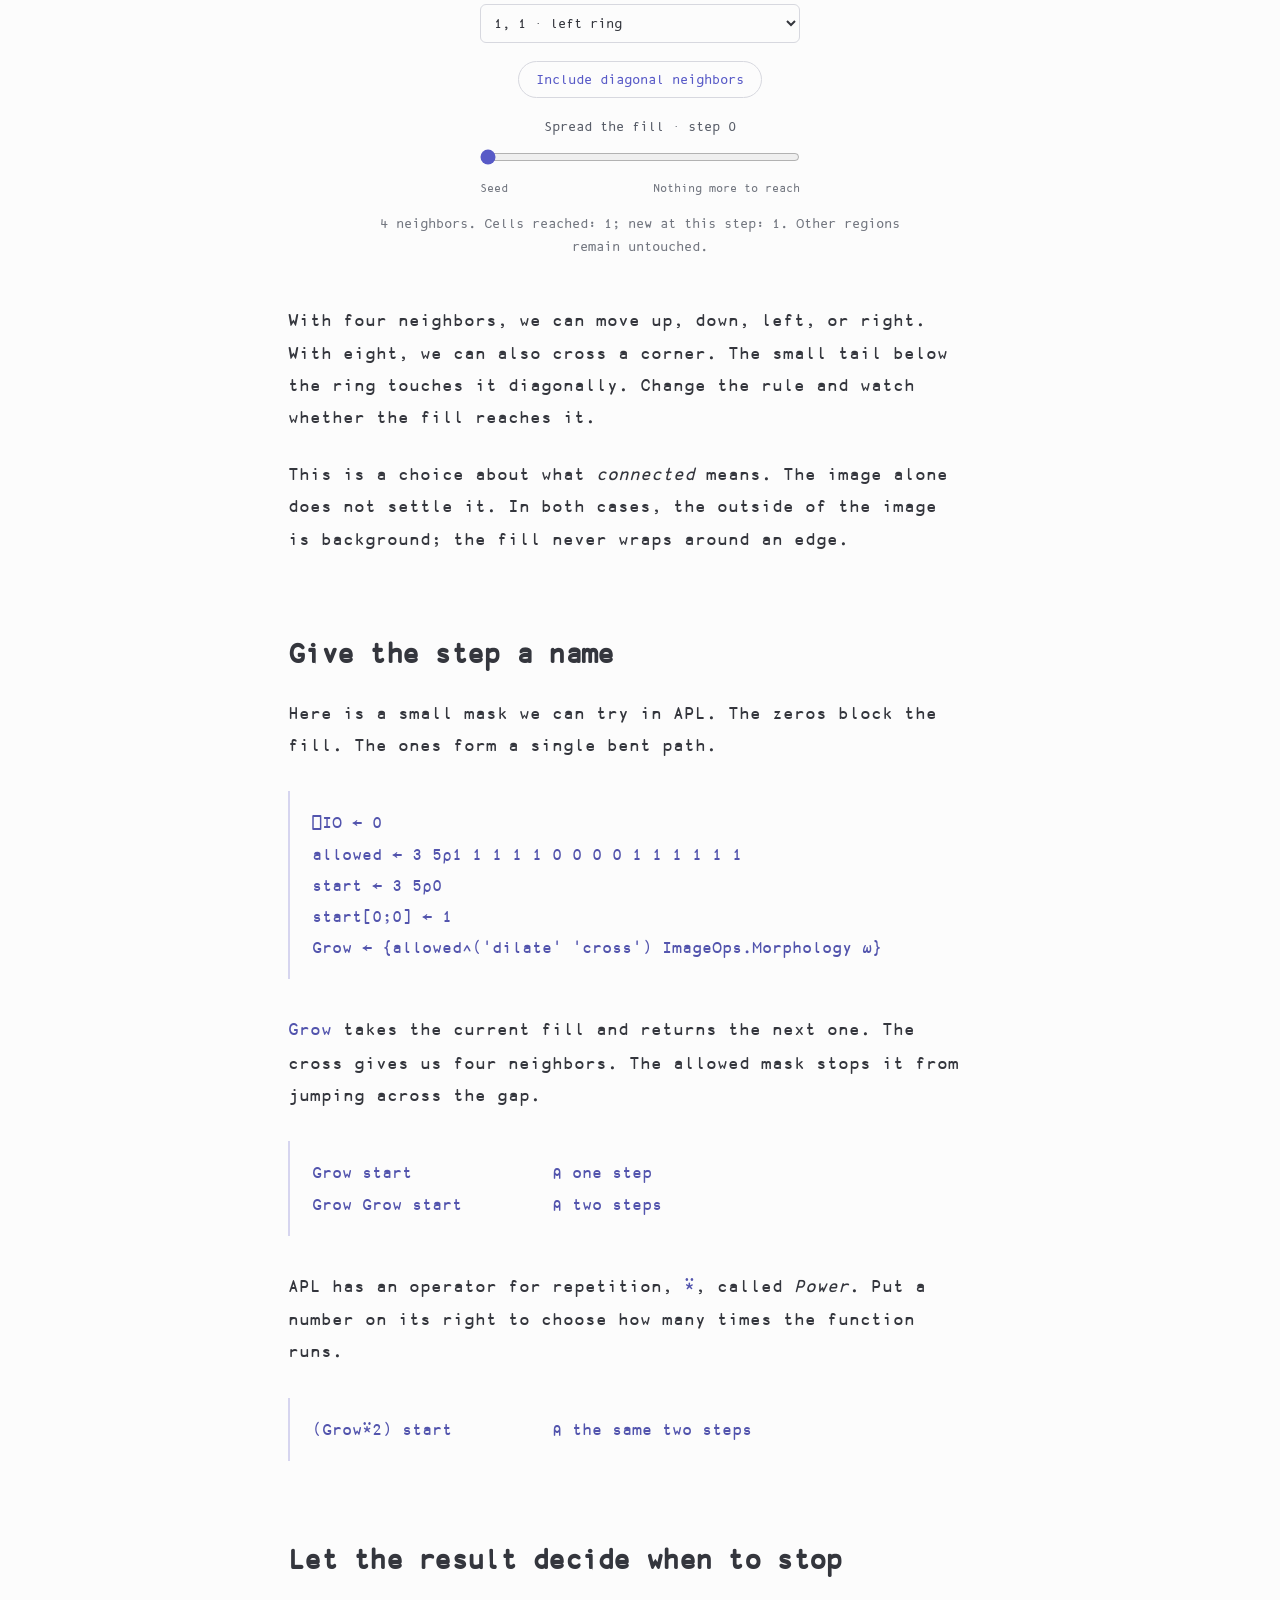
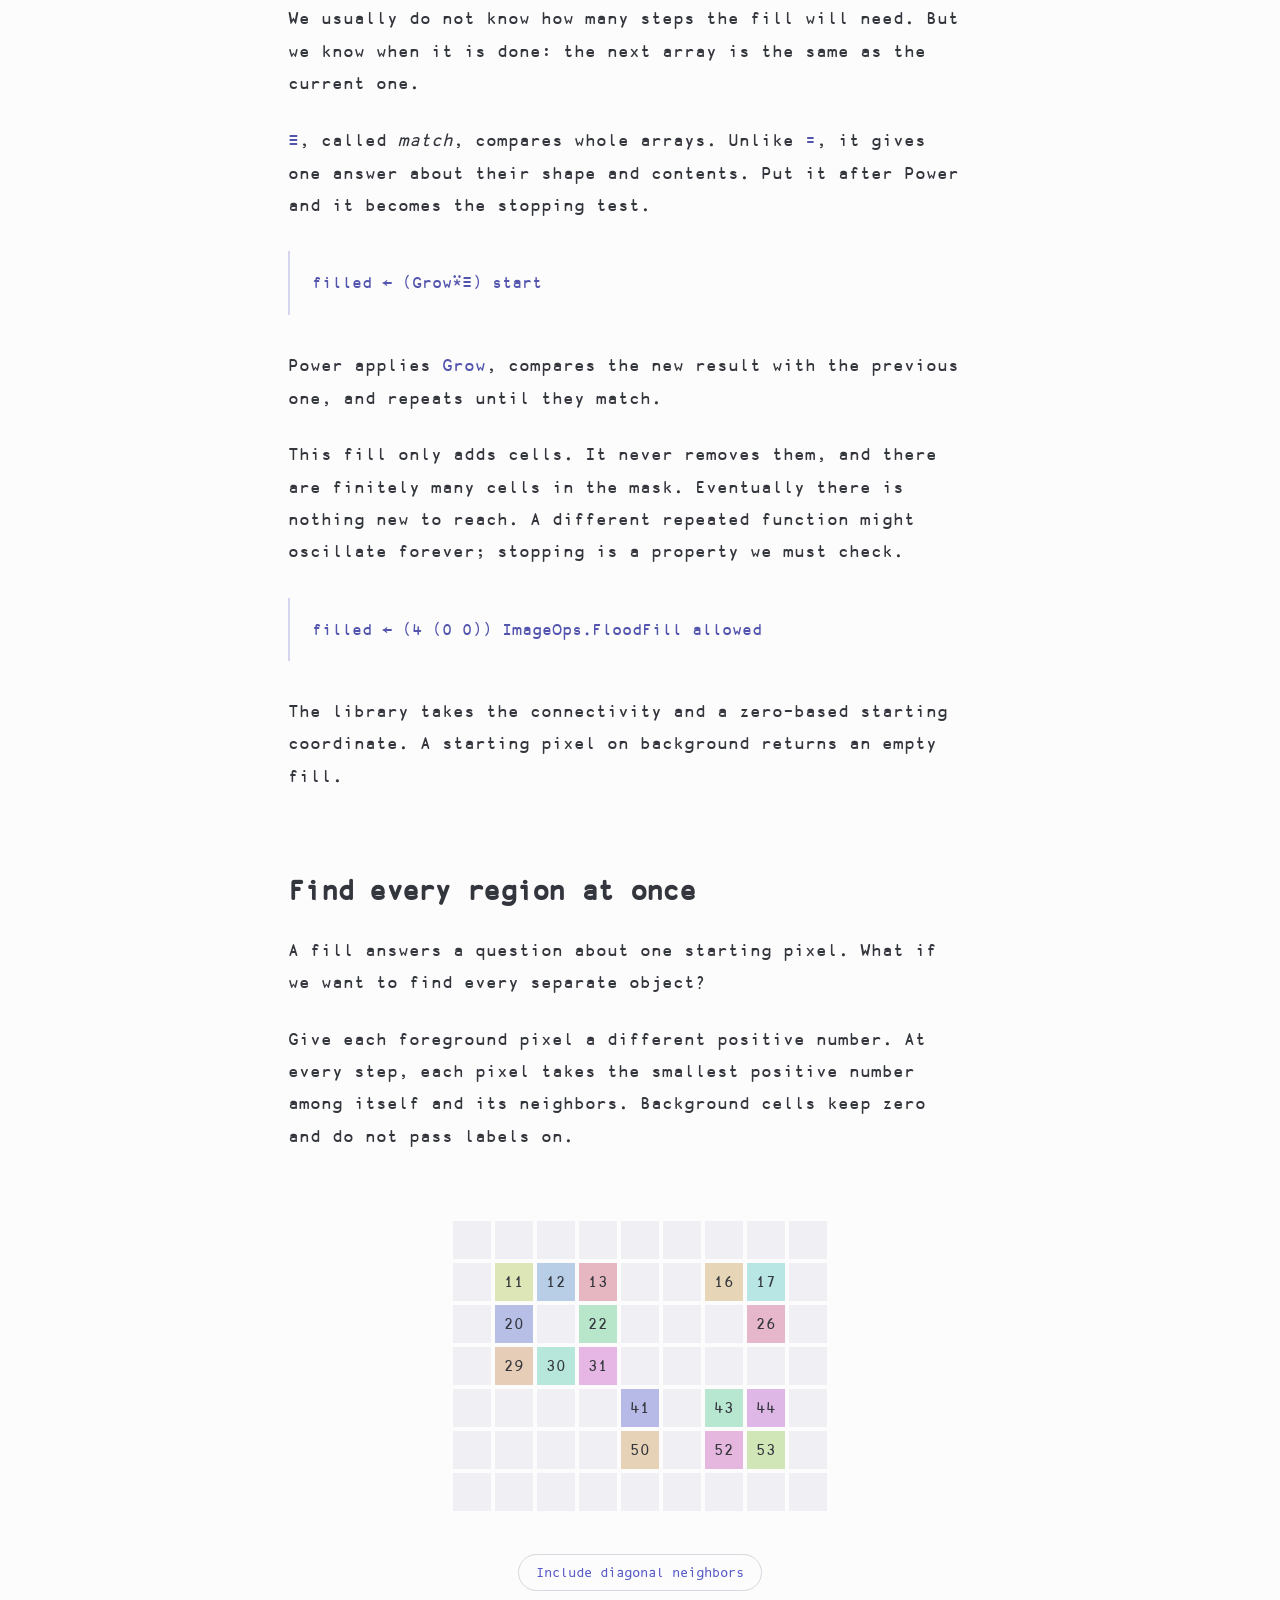
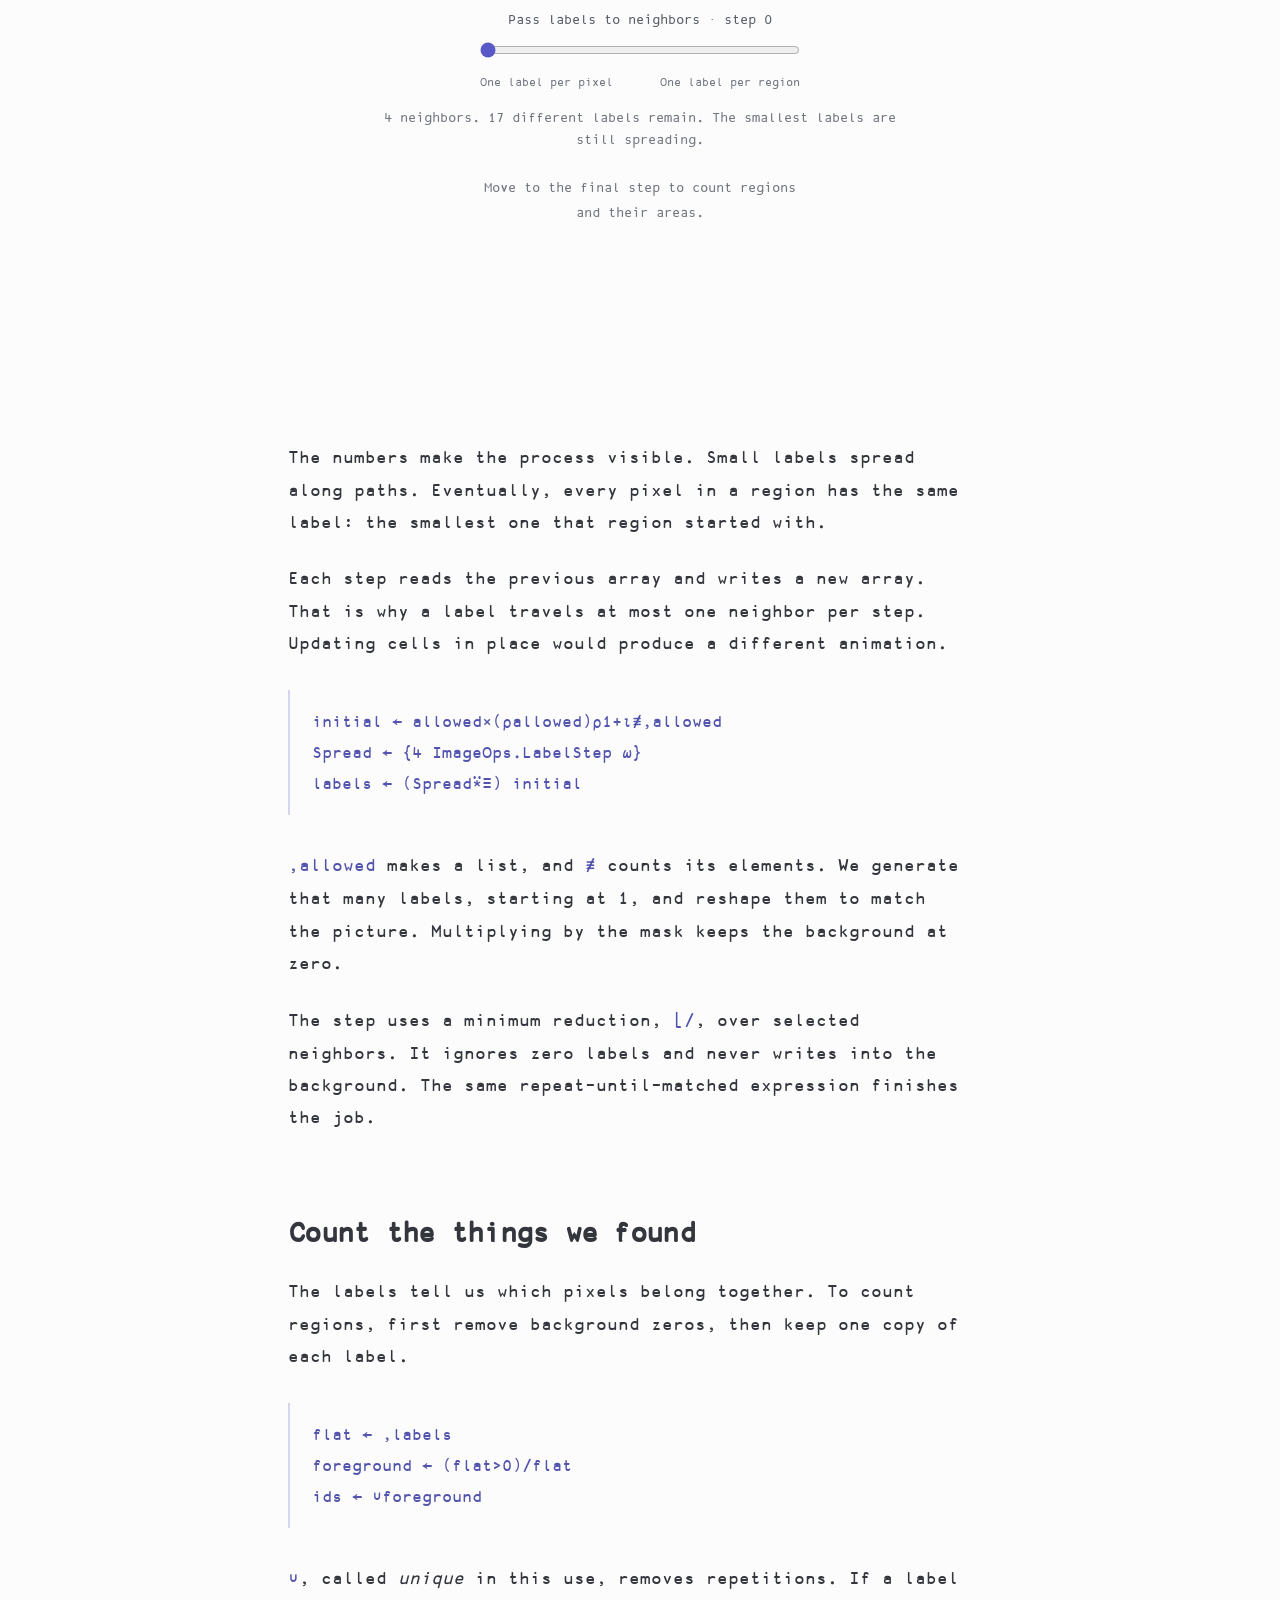
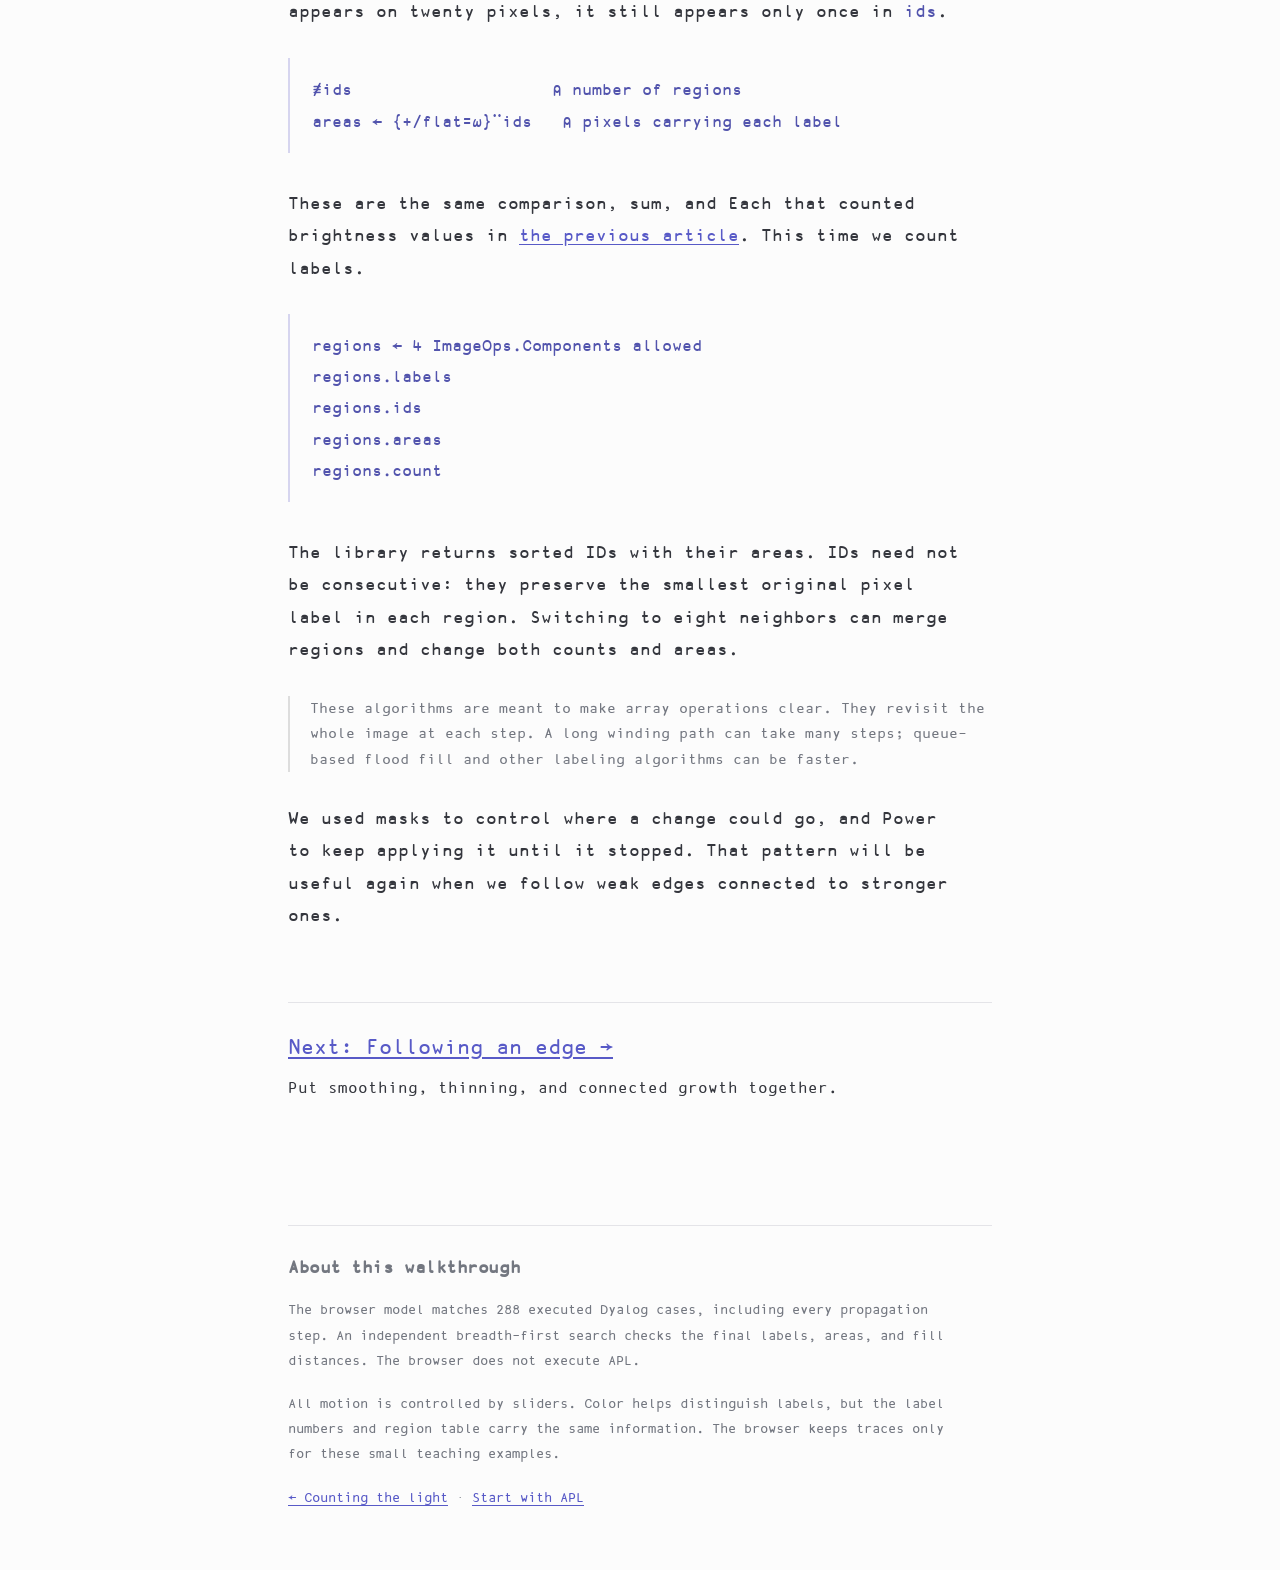
<file: web/regions.html>
<!doctype html>
<html lang="en">
<head><meta charset="utf-8"><meta name="viewport" content="width=device-width, initial-scale=1"><title>Until nothing changes — Bitmap APL</title><meta name="description" content="Explore APL masks, repeated functions, and convergence through flood fill and connected regions."><link rel="stylesheet" href="style.css"></head>
<body><header><a href="./">Bitmap APL</a><span>An illustrated introduction · 4</span></header>
<main><article>
<div class="opening"><p class="kicker">MASKS, REPETITION, AND REGIONS</p><h1>Until nothing changes</h1><p class="lede">Repeat a small step, and let a shape tell us when to stop.</p></div>
<p>Imagine clicking the paint bucket in an image editor. The fill spreads from your chosen pixel, but stops at a boundary. How can a program find all the pixels it should reach?</p>
<p>We’ll start with a binary picture: 1 means we may enter a cell; 0 means we may not. We also need a second array to remember where the fill has reached.</p>
<section><h2>Grow, then keep only what is allowed</h2>
<p>In <a href="neighborhoods.html">the neighborhood article</a>, dilation grew a shape by one layer. We can reuse it here. Grow the filled area, then keep only cells that are inside the allowed mask.</p>
<pre><code>next ← allowed∧grown</code></pre>
<p><code>∧</code> means <em>and</em>. A cell is 1 only when both arrays have a 1 there. It combines the two arrays position by position.</p>
<p>Try one step below. Then another. Orange marks the newest cells; purple marks cells reached earlier. The ring marks the starting pixel.</p>
<figure><canvas id="fill-grid" role="img" aria-label="A flood spreads through allowed cells from a selected seed. Orange marks the new frontier, purple earlier cells, and gray unfilled allowed cells."></canvas>
<div class="control"><label for="fill-seed">Starting pixel · row, column from zero</label><select id="fill-seed"><option value="1,1">1, 1 · left ring</option><option value="1,6">1, 6 · upper right</option><option value="4,6">4, 6 · lower right</option><option value="0,0">0, 0 · background</option></select></div>
<div class="button-row"><button id="fill-connectivity" aria-pressed="false">Include diagonal neighbors</button></div>
<div class="control"><label for="fill-step">Spread the fill · step <output id="fill-step-value">0</output></label><input id="fill-step" type="range" min="0" max="1" step="1" value="0"><span class="ends"><span>Seed</span><span>Nothing more to reach</span></span></div><figcaption id="fill-caption" aria-live="polite"></figcaption></figure>
<p>With four neighbors, we can move up, down, left, or right. With eight, we can also cross a corner. The small tail below the ring touches it diagonally. Change the rule and watch whether the fill reaches it.</p>
<p>This is a choice about what <em>connected</em> means. The image alone does not settle it. In both cases, the outside of the image is background; the fill never wraps around an edge.</p>
<h2>Give the step a name</h2>
<p>Here is a small mask we can try in APL. The zeros block the fill. The ones form a single bent path.</p>
<pre><code>⎕IO ← 0
allowed ← 3 5⍴1 1 1 1 1 0 0 0 0 1 1 1 1 1 1
start ← 3 5⍴0
start[0;0] ← 1
Grow ← {allowed∧('dilate' 'cross') ImageOps.Morphology ⍵}</code></pre>
<p><code>Grow</code> takes the current fill and returns the next one. The cross gives us four neighbors. The allowed mask stops it from jumping across the gap.</p>
<pre><code>Grow start              ⍝ one step
Grow Grow start         ⍝ two steps</code></pre>
<p>APL has an operator for repetition, <code>⍣</code>, called <em>Power</em>. Put a number on its right to choose how many times the function runs.</p>
<pre><code>(Grow⍣2) start          ⍝ the same two steps</code></pre>
<h2>Let the result decide when to stop</h2>
<p>We usually do not know how many steps the fill will need. But we know when it is done: the next array is the same as the current one.</p>
<p><code>≡</code>, called <em>match</em>, compares whole arrays. Unlike <code>=</code>, it gives one answer about their shape and contents. Put it after Power and it becomes the stopping test.</p>
<pre><code>filled ← (Grow⍣≡) start</code></pre>
<p>Power applies <code>Grow</code>, compares the new result with the previous one, and repeats until they match.</p>
<p>This fill only adds cells. It never removes them, and there are finitely many cells in the mask. Eventually there is nothing new to reach. A different repeated function might oscillate forever; stopping is a property we must check.</p>
<pre><code>filled ← (4 (0 0)) ImageOps.FloodFill allowed</code></pre>
<p>The library takes the connectivity and a zero-based starting coordinate. A starting pixel on background returns an empty fill.</p>
</section>
<section><h2>Find every region at once</h2>
<p>A fill answers a question about one starting pixel. What if we want to find every separate object?</p>
<p>Give each foreground pixel a different positive number. At every step, each pixel takes the smallest positive number among itself and its neighbors. Background cells keep zero and do not pass labels on.</p>
<figure><canvas id="labels-grid" role="img" aria-label="Unique pixel labels propagate to neighbors until each connected region shares its smallest original label."></canvas>
<div class="button-row"><button id="labels-connectivity" aria-pressed="false">Include diagonal neighbors</button></div>
<div class="control"><label for="labels-step">Pass labels to neighbors · step <output id="labels-step-value">0</output></label><input id="labels-step" type="range" min="0" max="1" step="1" value="0"><span class="ends"><span>One label per pixel</span><span>One label per region</span></span></div><figcaption id="labels-caption" aria-live="polite"></figcaption>
<div id="region-summary" class="region-summary"></div></figure>
<p>The numbers make the process visible. Small labels spread along paths. Eventually, every pixel in a region has the same label: the smallest one that region started with.</p>
<p>Each step reads the previous array and writes a new array. That is why a label travels at most one neighbor per step. Updating cells in place would produce a different animation.</p>
<pre><code>initial ← allowed×(⍴allowed)⍴1+⍳≢,allowed
Spread ← {4 ImageOps.LabelStep ⍵}
labels ← (Spread⍣≡) initial</code></pre>
<p><code>,allowed</code> makes a list, and <code>≢</code> counts its elements. We generate that many labels, starting at 1, and reshape them to match the picture. Multiplying by the mask keeps the background at zero.</p>
<p>The step uses a minimum reduction, <code>⌊/</code>, over selected neighbors. It ignores zero labels and never writes into the background. The same repeat-until-matched expression finishes the job.</p>
<h2>Count the things we found</h2>
<p>The labels tell us which pixels belong together. To count regions, first remove background zeros, then keep one copy of each label.</p>
<pre><code>flat ← ,labels
foreground ← (flat&gt;0)/flat
ids ← ∪foreground</code></pre>
<p><code>∪</code>, called <em>unique</em> in this use, removes repetitions. If a label appears on twenty pixels, it still appears only once in <code>ids</code>.</p>
<pre><code>≢ids                    ⍝ number of regions
areas ← {+/flat=⍵}¨ids   ⍝ pixels carrying each label</code></pre>
<p>These are the same comparison, sum, and Each that counted brightness values in <a href="contrast.html">the previous article</a>. This time we count labels.</p>
<pre><code>regions ← 4 ImageOps.Components allowed
regions.labels
regions.ids
regions.areas
regions.count</code></pre>
<p>The library returns sorted IDs with their areas. IDs need not be consecutive: they preserve the smallest original pixel label in each region. Switching to eight neighbors can merge regions and change both counts and areas.</p>
<aside>These algorithms are meant to make array operations clear. They revisit the whole image at each step. A long winding path can take many steps; queue-based flood fill and other labeling algorithms can be faster.</aside>
<p>We used masks to control where a change could go, and Power to keep applying it until it stopped. That pattern will be useful again when we follow weak edges connected to stronger ones.</p>
</section>
<nav class="next-article" aria-label="Next article"><a href="canny.html">Next: Following an edge →</a><p>Put smoothing, thinning, and connected growth together.</p></nav>
<footer><h2>About this walkthrough</h2><p>The browser model matches 288 executed Dyalog cases, including every propagation step. An independent breadth-first search checks the final labels, areas, and fill distances. The browser does not execute APL.</p><p>All motion is controlled by sliders. Color helps distinguish labels, but the label numbers and region table carry the same information. The browser keeps traces only for these small teaching examples.</p><p><a href="contrast.html">← Counting the light</a> · <a href="./">Start with APL</a></p></footer>
</article></main><script type="module" src="regions.mjs"></script>
</body></html>
</file>
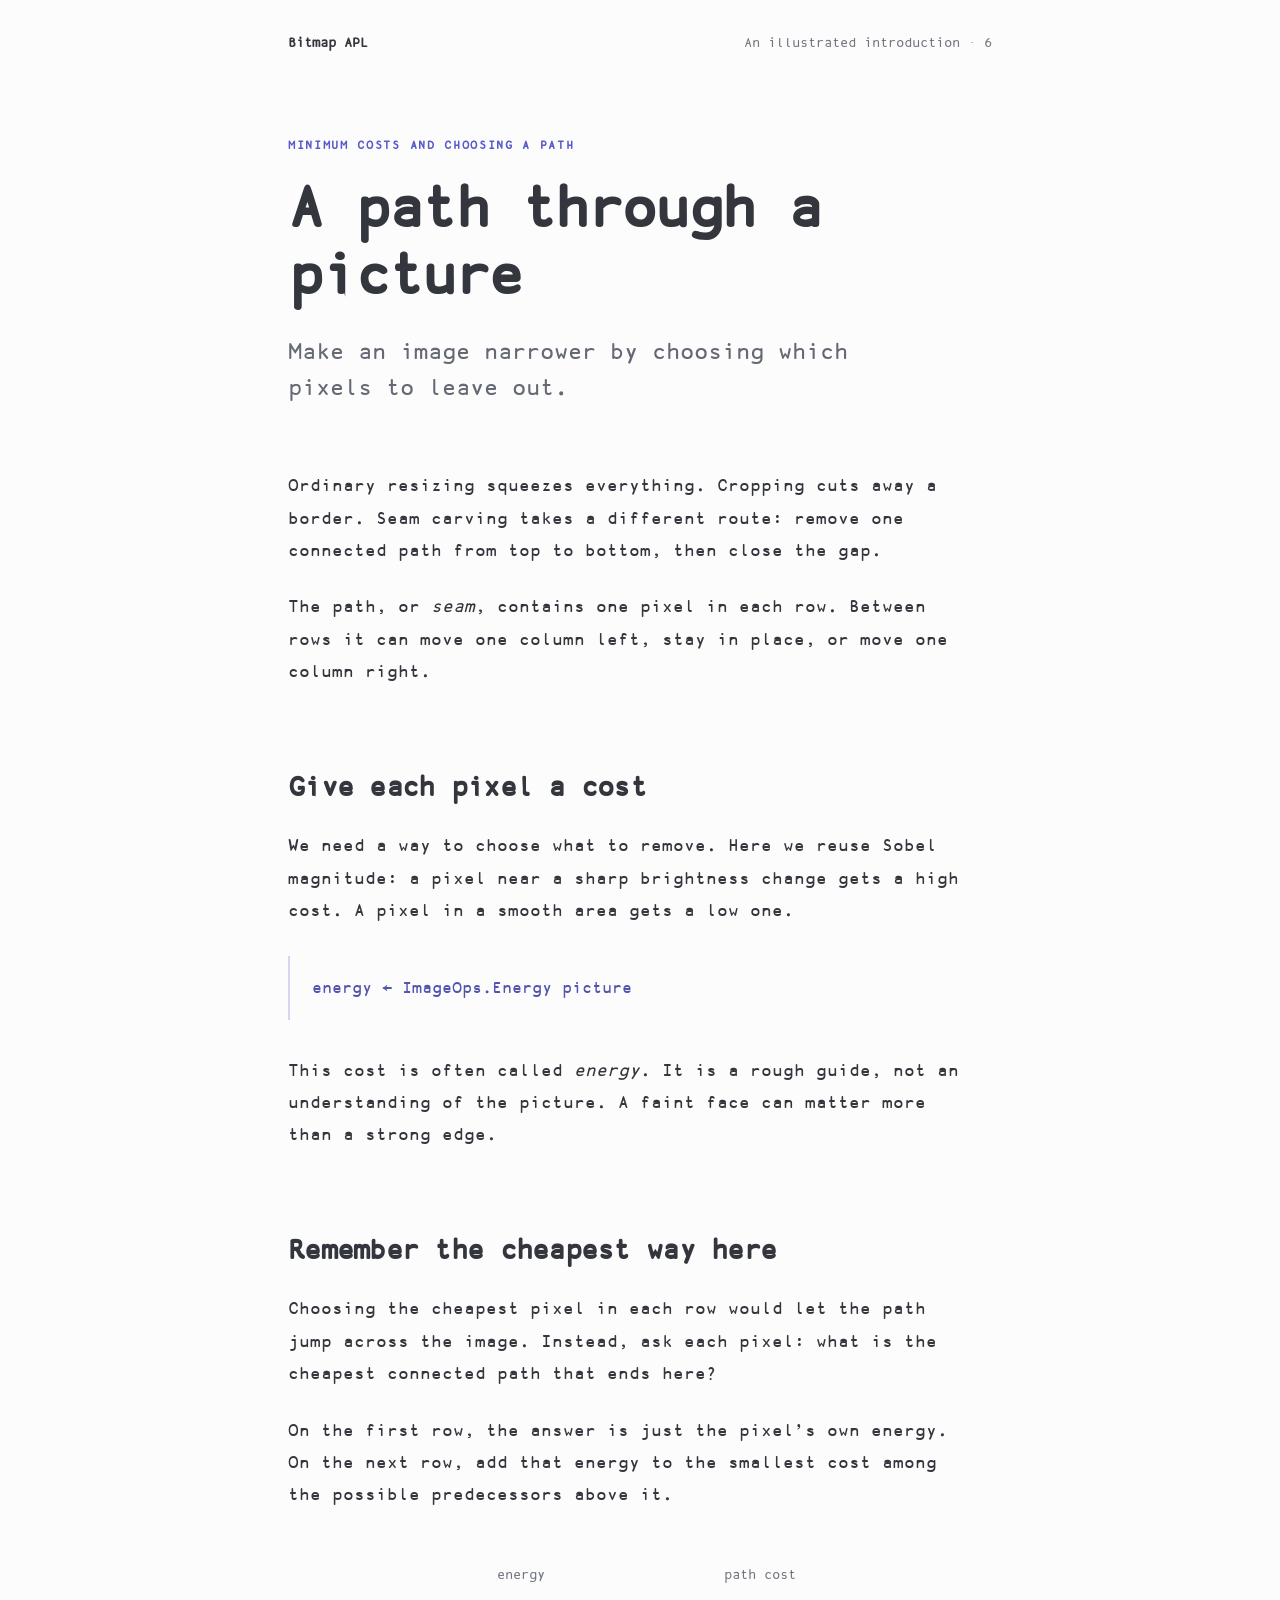
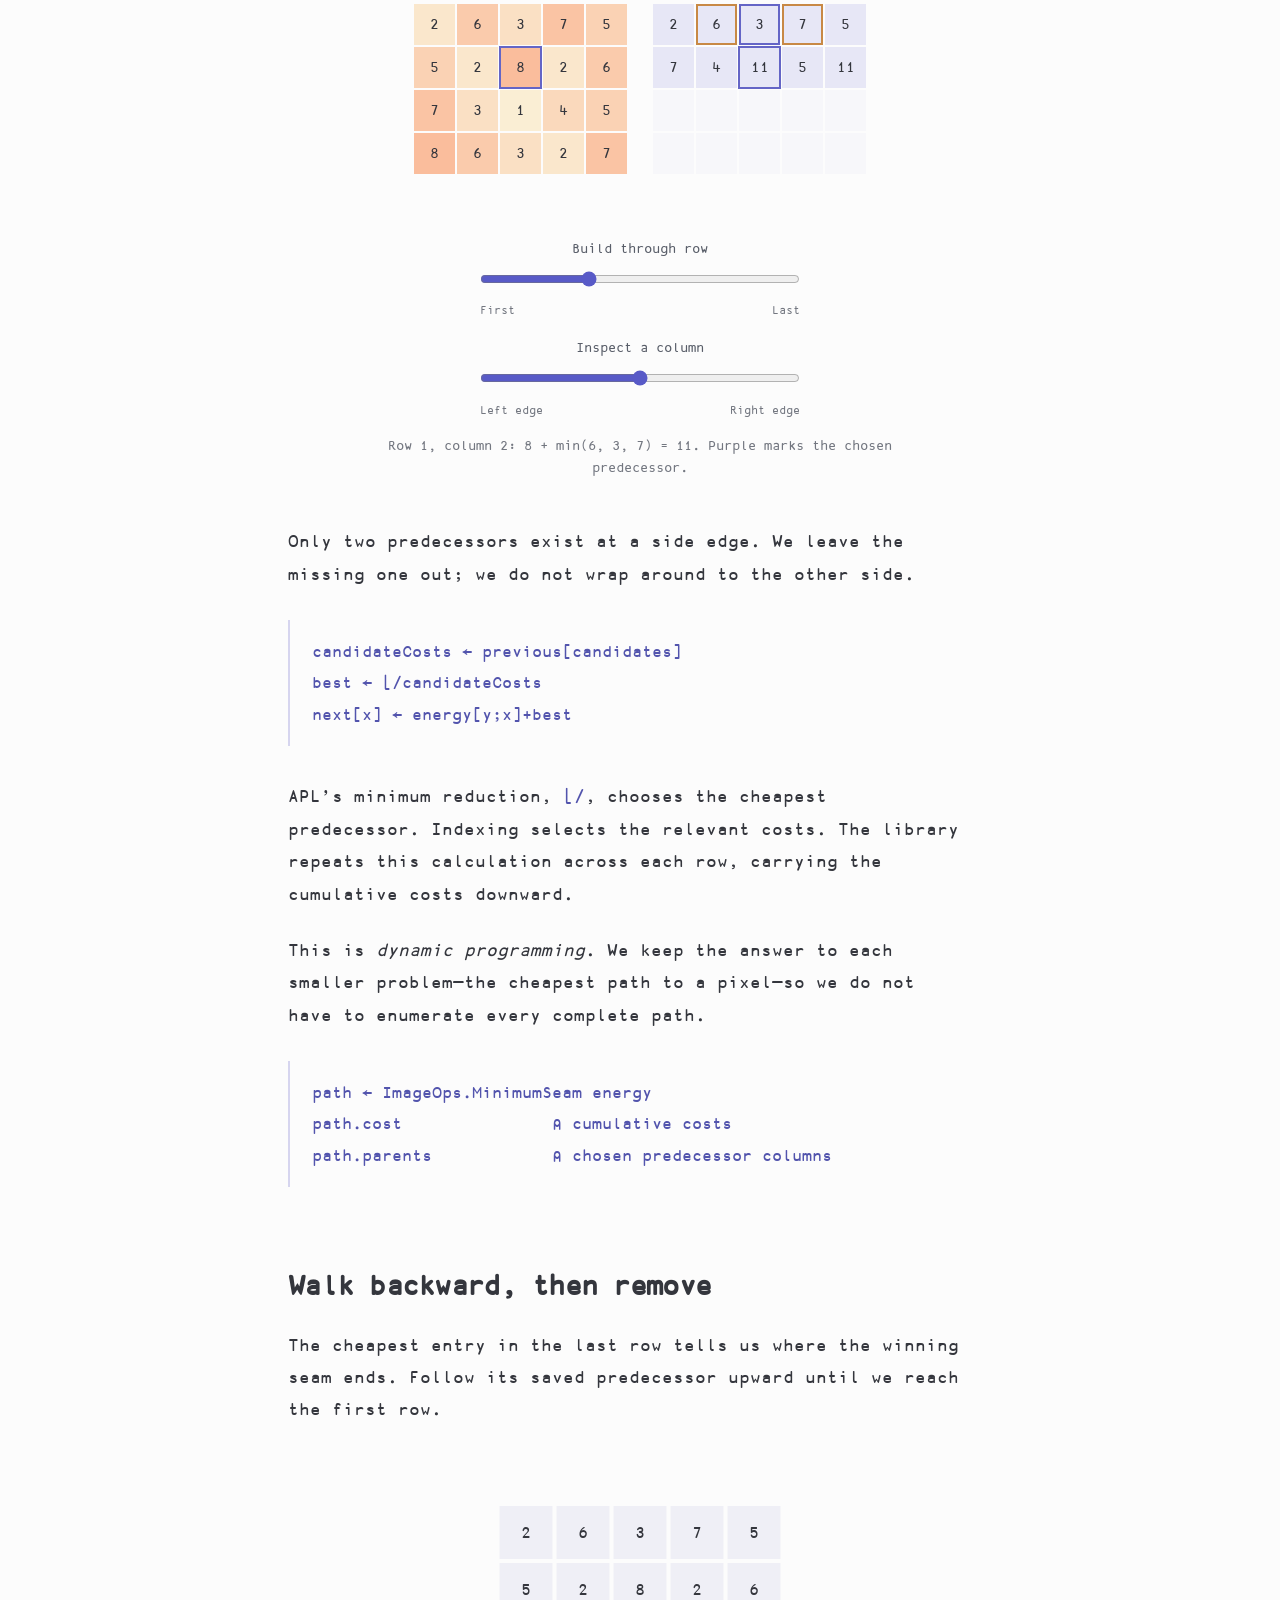
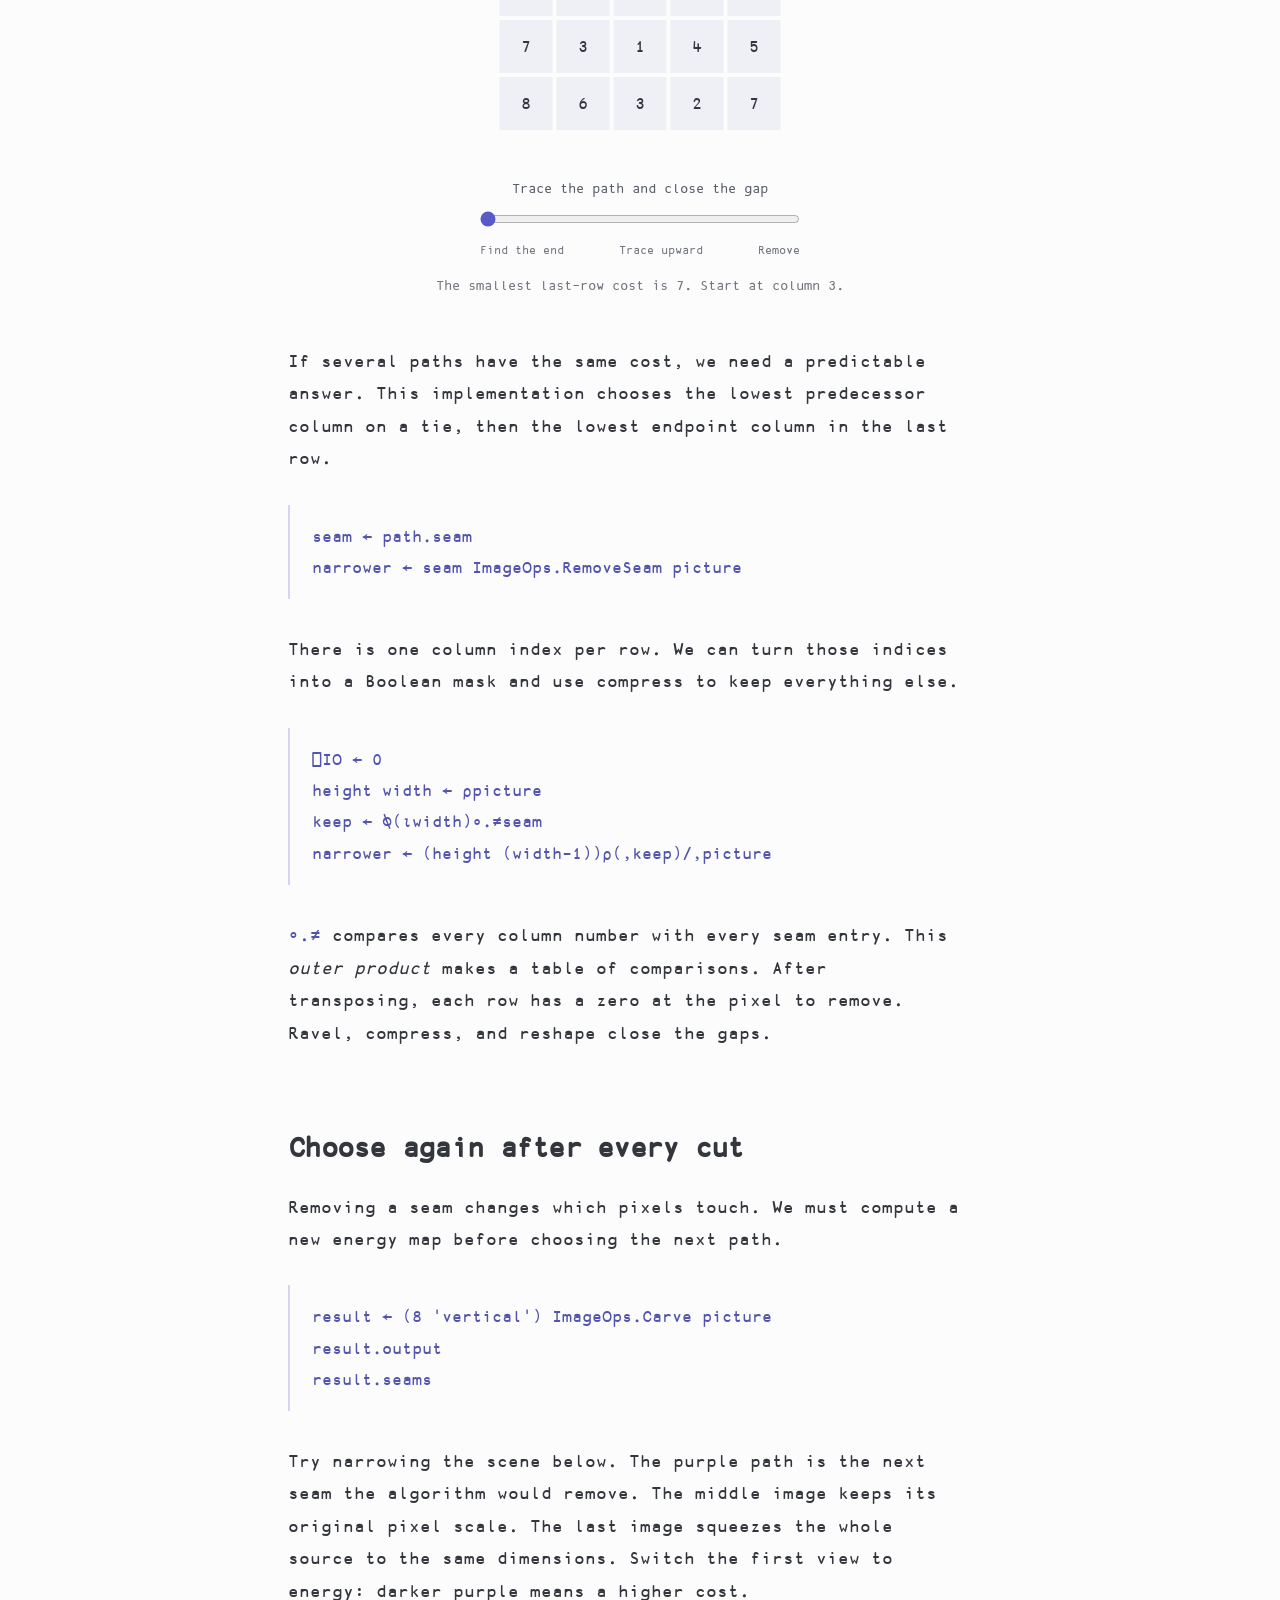
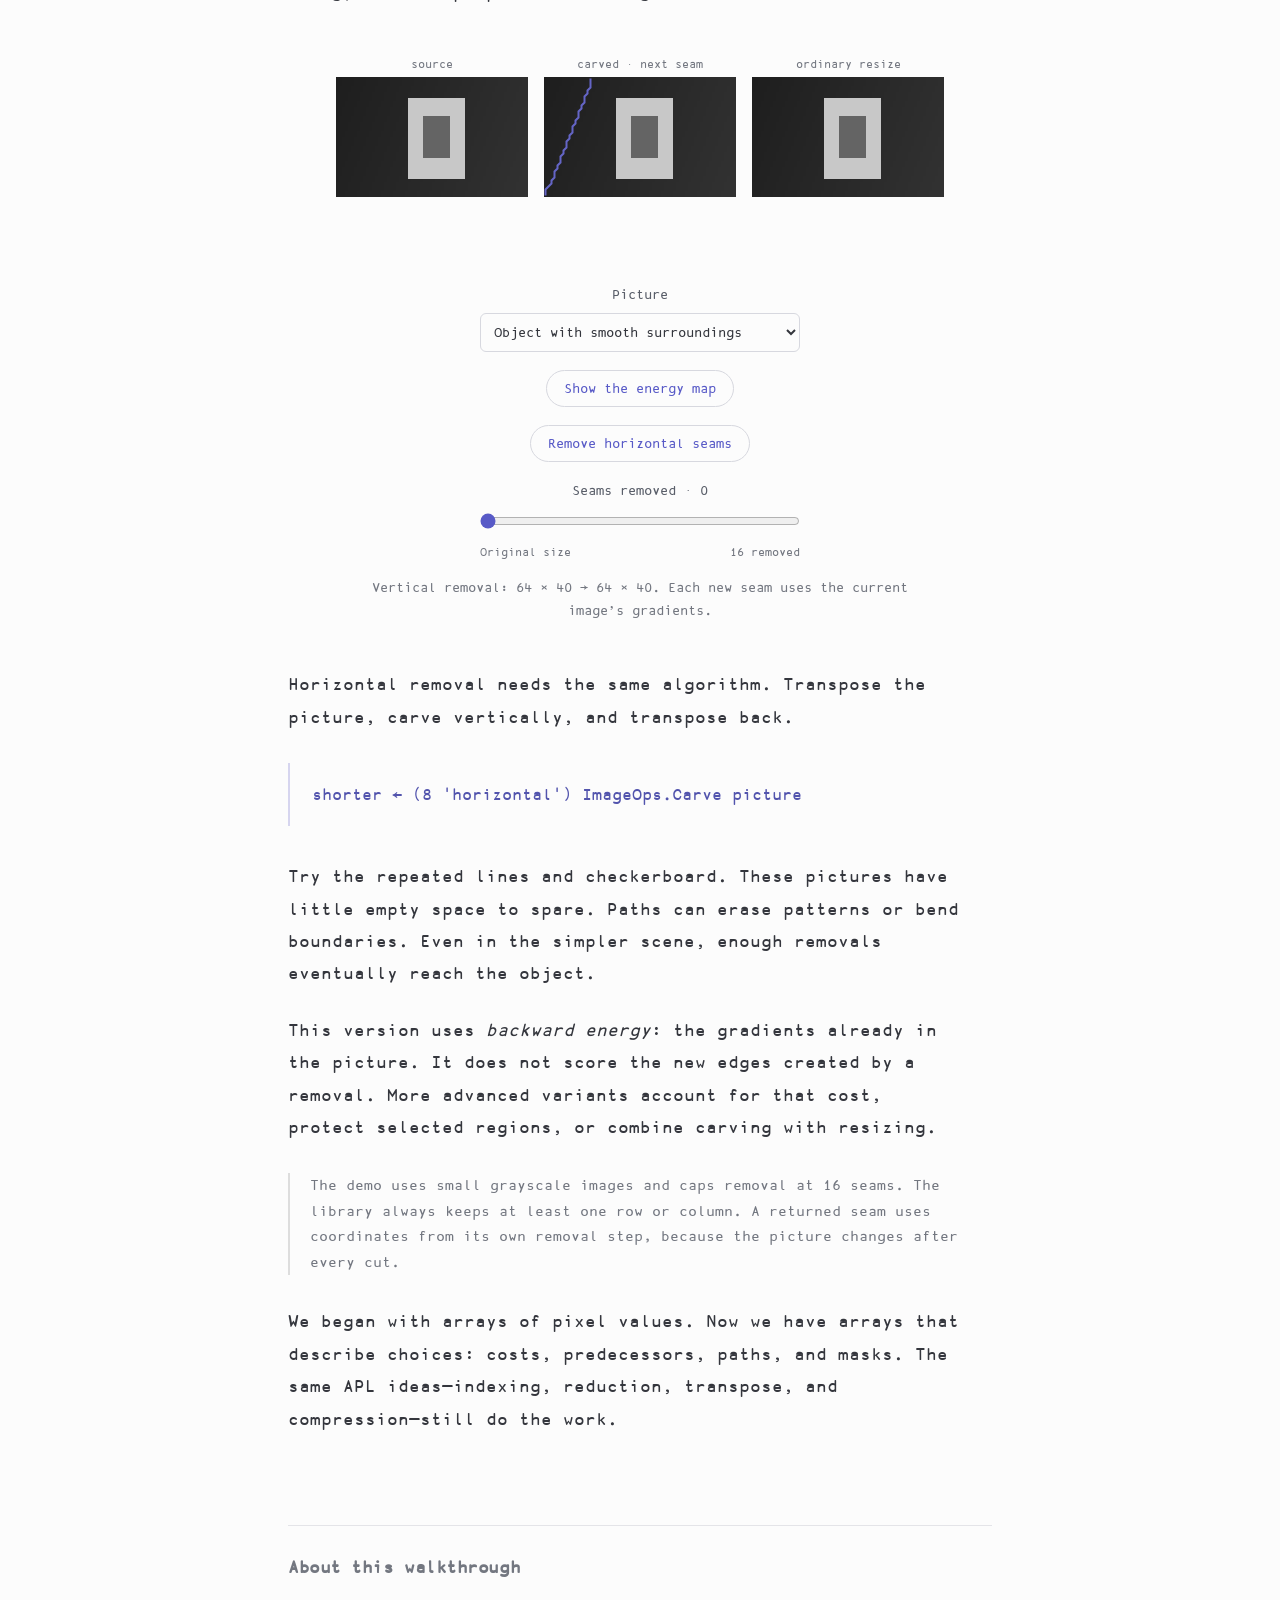
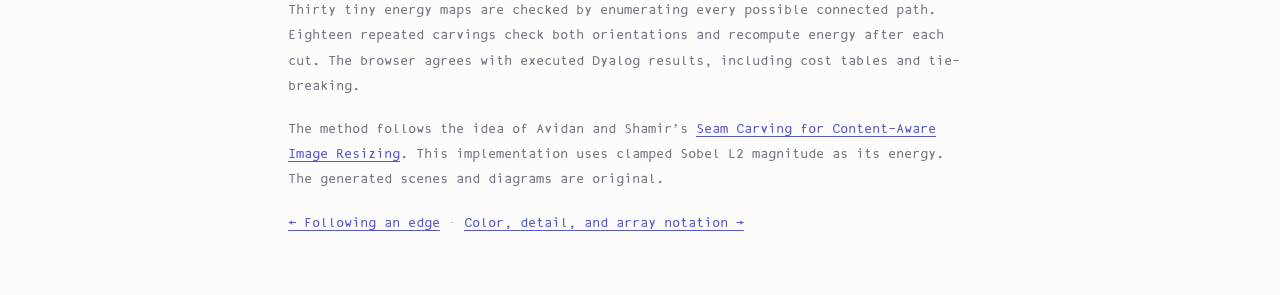
<file: web/seams.html>
<!doctype html><html lang="en"><head><meta charset="utf-8"><meta name="viewport" content="width=device-width, initial-scale=1"><title>A path through a picture — Bitmap APL</title><meta name="description" content="Explore seam carving, cumulative path costs, backtracking, and APL Boolean compression with interactive diagrams."><link rel="stylesheet" href="style.css"></head><body>
<header><a href="./">Bitmap APL</a><span>An illustrated introduction · 6</span></header><main><article>
<div class="opening"><p class="kicker">MINIMUM COSTS AND CHOOSING A PATH</p><h1>A path through a picture</h1><p class="lede">Make an image narrower by choosing which pixels to leave out.</p></div>
<p>Ordinary resizing squeezes everything. Cropping cuts away a border. Seam carving takes a different route: remove one connected path from top to bottom, then close the gap.</p>
<p>The path, or <em>seam</em>, contains one pixel in each row. Between rows it can move one column left, stay in place, or move one column right.</p>
<section><h2>Give each pixel a cost</h2>
<p>We need a way to choose what to remove. Here we reuse Sobel magnitude: a pixel near a sharp brightness change gets a high cost. A pixel in a smooth area gets a low one.</p>
<pre><code>energy ← ImageOps.Energy picture</code></pre>
<p>This cost is often called <em>energy</em>. It is a rough guide, not an understanding of the picture. A faint face can matter more than a strong edge.</p>
<h2>Remember the cheapest way here</h2>
<p>Choosing the cheapest pixel in each row would let the path jump across the image. Instead, ask each pixel: what is the cheapest connected path that ends here?</p>
<p>On the first row, the answer is just the pixel’s own energy. On the next row, add that energy to the smallest cost among the possible predecessors above it.</p>
<figure><canvas id="seam-costs" role="img" aria-label="A small energy table builds a cumulative-cost table row by row, highlighting candidate predecessors for one selected cell."></canvas><div class="control"><label for="cost-row">Build through row</label><input id="cost-row" type="range" min="0" max="3" step="1" value="1"><span class="ends"><span>First</span><span>Last</span></span></div><div class="control"><label for="cost-column">Inspect a column</label><input id="cost-column" type="range" min="0" max="4" step="1" value="2"><span class="ends"><span>Left edge</span><span>Right edge</span></span></div><figcaption id="cost-caption" aria-live="polite"></figcaption></figure>
<p>Only two predecessors exist at a side edge. We leave the missing one out; we do not wrap around to the other side.</p>
<pre><code>candidateCosts ← previous[candidates]
best ← ⌊/candidateCosts
next[x] ← energy[y;x]+best</code></pre>
<p>APL’s minimum reduction, <code>⌊/</code>, chooses the cheapest predecessor. Indexing selects the relevant costs. The library repeats this calculation across each row, carrying the cumulative costs downward.</p>
<p>This is <em>dynamic programming</em>. We keep the answer to each smaller problem—the cheapest path to a pixel—so we do not have to enumerate every complete path.</p>
<pre><code>path ← ImageOps.MinimumSeam energy
path.cost               ⍝ cumulative costs
path.parents            ⍝ chosen predecessor columns</code></pre>
<h2>Walk backward, then remove</h2>
<p>The cheapest entry in the last row tells us where the winning seam ends. Follow its saved predecessor upward until we reach the first row.</p>
<figure><canvas id="seam-backtrack" role="img" aria-label="The cheapest seam is traced upward through a numeric grid, then removed as each row closes its gap."></canvas><div class="control"><label for="seam-stage">Trace the path and close the gap</label><input id="seam-stage" type="range" min="0" max="5" step="0.01" value="0"><span class="ends"><span>Find the end</span><span>Trace upward</span><span>Remove</span></span></div><figcaption id="seam-caption" aria-live="polite"></figcaption></figure>
<p>If several paths have the same cost, we need a predictable answer. This implementation chooses the lowest predecessor column on a tie, then the lowest endpoint column in the last row.</p>
<pre><code>seam ← path.seam
narrower ← seam ImageOps.RemoveSeam picture</code></pre>
<p>There is one column index per row. We can turn those indices into a Boolean mask and use compress to keep everything else.</p>
<pre><code>⎕IO ← 0
height width ← ⍴picture
keep ← ⍉(⍳width)∘.≠seam
narrower ← (height (width-1))⍴(,keep)/,picture</code></pre>
<p><code>∘.≠</code> compares every column number with every seam entry. This <em>outer product</em> makes a table of comparisons. After transposing, each row has a zero at the pixel to remove. Ravel, compress, and reshape close the gaps.</p>
<h2>Choose again after every cut</h2>
<p>Removing a seam changes which pixels touch. We must compute a new energy map before choosing the next path.</p>
<pre><code>result ← (8 'vertical') ImageOps.Carve picture
result.output
result.seams</code></pre>
<p>Try narrowing the scene below. The purple path is the next seam the algorithm would remove. The middle image keeps its original pixel scale. The last image squeezes the whole source to the same dimensions. Switch the first view to energy: darker purple means a higher cost.</p>
<figure><canvas id="seam-image" role="img" aria-label="A generated image is compared with repeated seam removal and ordinary resizing. A purple path marks the next seam."></canvas><div class="control"><label for="seam-scene">Picture</label><select id="seam-scene"><option value="object">Object with smooth surroundings</option><option value="stripes">Repeated vertical lines</option><option value="dense">Dense checkerboard</option></select></div><div class="button-row"><button id="energy-view" aria-pressed="false">Show the energy map</button></div><div class="button-row"><button id="seam-axis" aria-pressed="false">Remove horizontal seams</button></div><div class="control"><label for="seam-count">Seams removed · <output id="seam-count-value">0</output></label><input id="seam-count" type="range" min="0" max="16" step="1" value="0"><span class="ends"><span>Original size</span><span>16 removed</span></span></div><figcaption id="carve-caption" aria-live="polite"></figcaption></figure>
<p>Horizontal removal needs the same algorithm. Transpose the picture, carve vertically, and transpose back.</p>
<pre><code>shorter ← (8 'horizontal') ImageOps.Carve picture</code></pre>
<p>Try the repeated lines and checkerboard. These pictures have little empty space to spare. Paths can erase patterns or bend boundaries. Even in the simpler scene, enough removals eventually reach the object.</p>
<p>This version uses <em>backward energy</em>: the gradients already in the picture. It does not score the new edges created by a removal. More advanced variants account for that cost, protect selected regions, or combine carving with resizing.</p>
<aside>The demo uses small grayscale images and caps removal at 16 seams. The library always keeps at least one row or column. A returned seam uses coordinates from its own removal step, because the picture changes after every cut.</aside>
<p>We began with arrays of pixel values. Now we have arrays that describe choices: costs, predecessors, paths, and masks. The same APL ideas—indexing, reduction, transpose, and compression—still do the work.</p></section>
<footer><h2>About this walkthrough</h2><p>Thirty tiny energy maps are checked by enumerating every possible connected path. Eighteen repeated carvings check both orientations and recompute energy after each cut. The browser agrees with executed Dyalog results, including cost tables and tie-breaking.</p><p>The method follows the idea of Avidan and Shamir’s <a href="https://cs.brown.edu/courses/cs016/static/files/docs/seamcarving_original_paper.pdf">Seam Carving for Content-Aware Image Resizing</a>. This implementation uses clamped Sobel L2 magnitude as its energy. The generated scenes and diagrams are original.</p><p><a href="canny.html">← Following an edge</a> · <a href="array-tools.html">Color, detail, and array notation →</a></p></footer>
</article></main><script type="module" src="seams.mjs"></script></body></html>
</file>
<file: web/style.css>
@font-face{font-family:APL;src:url('fonts/Apl385.ttf') format('truetype');font-display:swap}
:root{color-scheme:light;--ink:#34363d;--muted:#737780;--accent:#585ac7;--mono:APL,monospace}*{box-sizing:border-box}body{margin:0;background:#fcfcfc;color:var(--ink);font:18px/1.8 -apple-system,BlinkMacSystemFont,'Segoe UI',APL,sans-serif}header{max-width:760px;padding:30px 28px 0;margin:auto;display:flex;justify-content:space-between;gap:20px;font-size:14px;color:var(--muted)}header a{color:var(--ink);font-weight:650;text-decoration:none}main{max-width:760px;margin:auto;padding:0 28px}article>p,section>p{margin:24px 0}.opening{padding:80px 0 20px}.kicker{font-size:12px;font-weight:600;letter-spacing:.14em;color:var(--accent);margin:0 0 16px}h1{font-size:clamp(40px,7vw,60px);letter-spacing:-.045em;line-height:1.12;margin:0 0 26px;font-weight:720}.lede{font-size:24px;line-height:1.5;max-width:600px;color:#656974;margin:0 0 20px}h2{font-size:29px;line-height:1.3;letter-spacing:-.025em;margin:80px 0 24px;font-weight:650}p{max-width:680px}figure{margin:44px -14px 46px;text-align:center}canvas{width:100%;height:340px;display:block;touch-action:pan-y}#window,#edge{height:360px}#passes{height:340px}#edge-image{height:350px}figcaption{font-size:14px;color:var(--muted);line-height:1.6;max-width:580px;margin:16px auto 0;padding:0 16px;min-height:24px}.control{max-width:340px;margin:18px auto 0;padding:0 10px}.control label{display:block;font-size:14px;color:#595e69;line-height:1.5;margin-bottom:8px}input[type=range]{width:100%;accent-color:var(--accent);height:24px;cursor:pointer;margin:0}.ends{display:flex;justify-content:space-between;gap:12px;font-size:12px;line-height:1.5;color:var(--muted)}.with-play{display:flex;align-items:center;gap:16px;max-width:410px}.with-play>div{flex:1}.play{min-width:62px}button{font:inherit;font-size:14px;line-height:1.5;border:1px solid #d7d8df;border-radius:20px;padding:7px 17px;background:transparent;color:var(--accent);cursor:pointer}button:hover{background:#f0f0fa}button:focus-visible,input:focus-visible,a:focus-visible{outline:3px solid #b08a37;outline-offset:4px}a{color:var(--accent);text-underline-offset:3px}code{font-family:var(--mono);font-size:1.02em}p code,aside code{color:#5254ad;white-space:nowrap}pre{font:17px/1.8 var(--mono);margin:30px 0 34px;padding:16px 0 16px 22px;border-left:2px solid #d6d5ef;white-space:pre-wrap;overflow-wrap:anywhere;color:#5254ad}aside{font-size:15px;line-height:1.7;color:var(--muted);border-left:2px solid #ddd;padding-left:20px;margin:30px 0}footer{margin:90px 0 60px;border-top:1px solid #e4e4e8;color:var(--muted);font-size:14px;line-height:1.8}footer h2{font-size:18px;margin:30px 0 12px}footer p{margin:18px 0}.text-button{border:0;border-radius:0;text-decoration:underline;text-underline-offset:3px;padding:0;font-size:14px}.button-row{margin-top:18px}@media(max-width:520px){body{font-size:17px;line-height:1.75}header{padding:22px 22px 0;font-size:13px}main{padding:0 22px}.opening{padding-top:56px}.lede{font-size:21px}h2{font-size:26px;margin-top:66px}pre{font-size:14px;padding-left:14px}figure{margin-left:-12px;margin-right:-12px}canvas{height:310px}#window,#edge{height:350px}#passes{height:310px}#edge-image{height:290px}.control{max-width:300px}header span{max-width:120px;text-align:right}figcaption{font-size:14px}}
@media(prefers-reduced-motion:reduce){*{scroll-behavior:auto!important}}
.opening-expression{margin:30px 0 34px;padding:24px 0;text-align:center}.opening-expression>code{display:block;font:clamp(17px,3.8vw,26px)/1.5 var(--mono);color:var(--accent);overflow-wrap:anywhere}.opening-expression p{font-size:15px;color:var(--muted);min-height:54px;max-width:460px;margin:16px auto}.opening-expression button{min-width:215px}
button[aria-pressed=true]{background:#ededf8;border-color:var(--accent)}
#sorting{height:290px}#noise{height:240px}#morph{height:330px}#composition{height:330px}
.next-article{margin:70px 0 0;padding:24px 0;border-top:1px solid #e4e4e8}.next-article a{font-size:22px}.next-article p{font-size:16px;margin:8px 0}
@media(max-width:520px){#sorting{height:260px}#noise{height:180px}#morph{height:260px}#composition{height:310px}.button-row button{font-size:13px}}
#counting{height:320px}#scanning{height:280px}#mapping{height:280px}#contrast-image{height:370px}#contrast-histograms{height:310px}
@media(max-width:520px){#contrast-image{height:260px}}
.control select{width:100%;font:inherit;font-size:14px;color:var(--ink);background:#fcfcfc;border:1px solid #d7d8df;border-radius:6px;padding:9px}.control select:focus-visible{outline:3px solid #b08a37;outline-offset:4px}
#fill-grid,#labels-grid{height:340px}.region-summary{min-height:220px;font-size:14px;margin:24px auto 0;max-width:330px;color:var(--muted)}.region-summary table{width:100%;border-collapse:collapse}.region-summary th,.region-summary td{padding:5px 12px;border-bottom:1px solid #e4e4e8}.region-summary caption{margin-bottom:10px;color:var(--ink)}
@media(max-width:520px){#fill-grid,#labels-grid{height:290px}}
#canny-pipeline{height:410px}#thinning{height:265px}#edge-linking{height:270px}
@media(max-width:520px){#canny-pipeline{height:490px}}
#seam-costs{height:265px}#seam-backtrack{height:290px}#seam-image{height:215px}
@media(max-width:520px){#seam-costs{height:205px}#seam-image{height:560px}}
#color-planes{height:245px}#reverse-grid{height:220px}#threshold-grid{height:205px}#signed-gradients{height:410px}#sharpening{height:200px}
@media(max-width:520px){#color-planes{height:185px}#threshold-grid{height:170px}#signed-gradients{height:320px}#sharpening{height:650px}}
</file>
